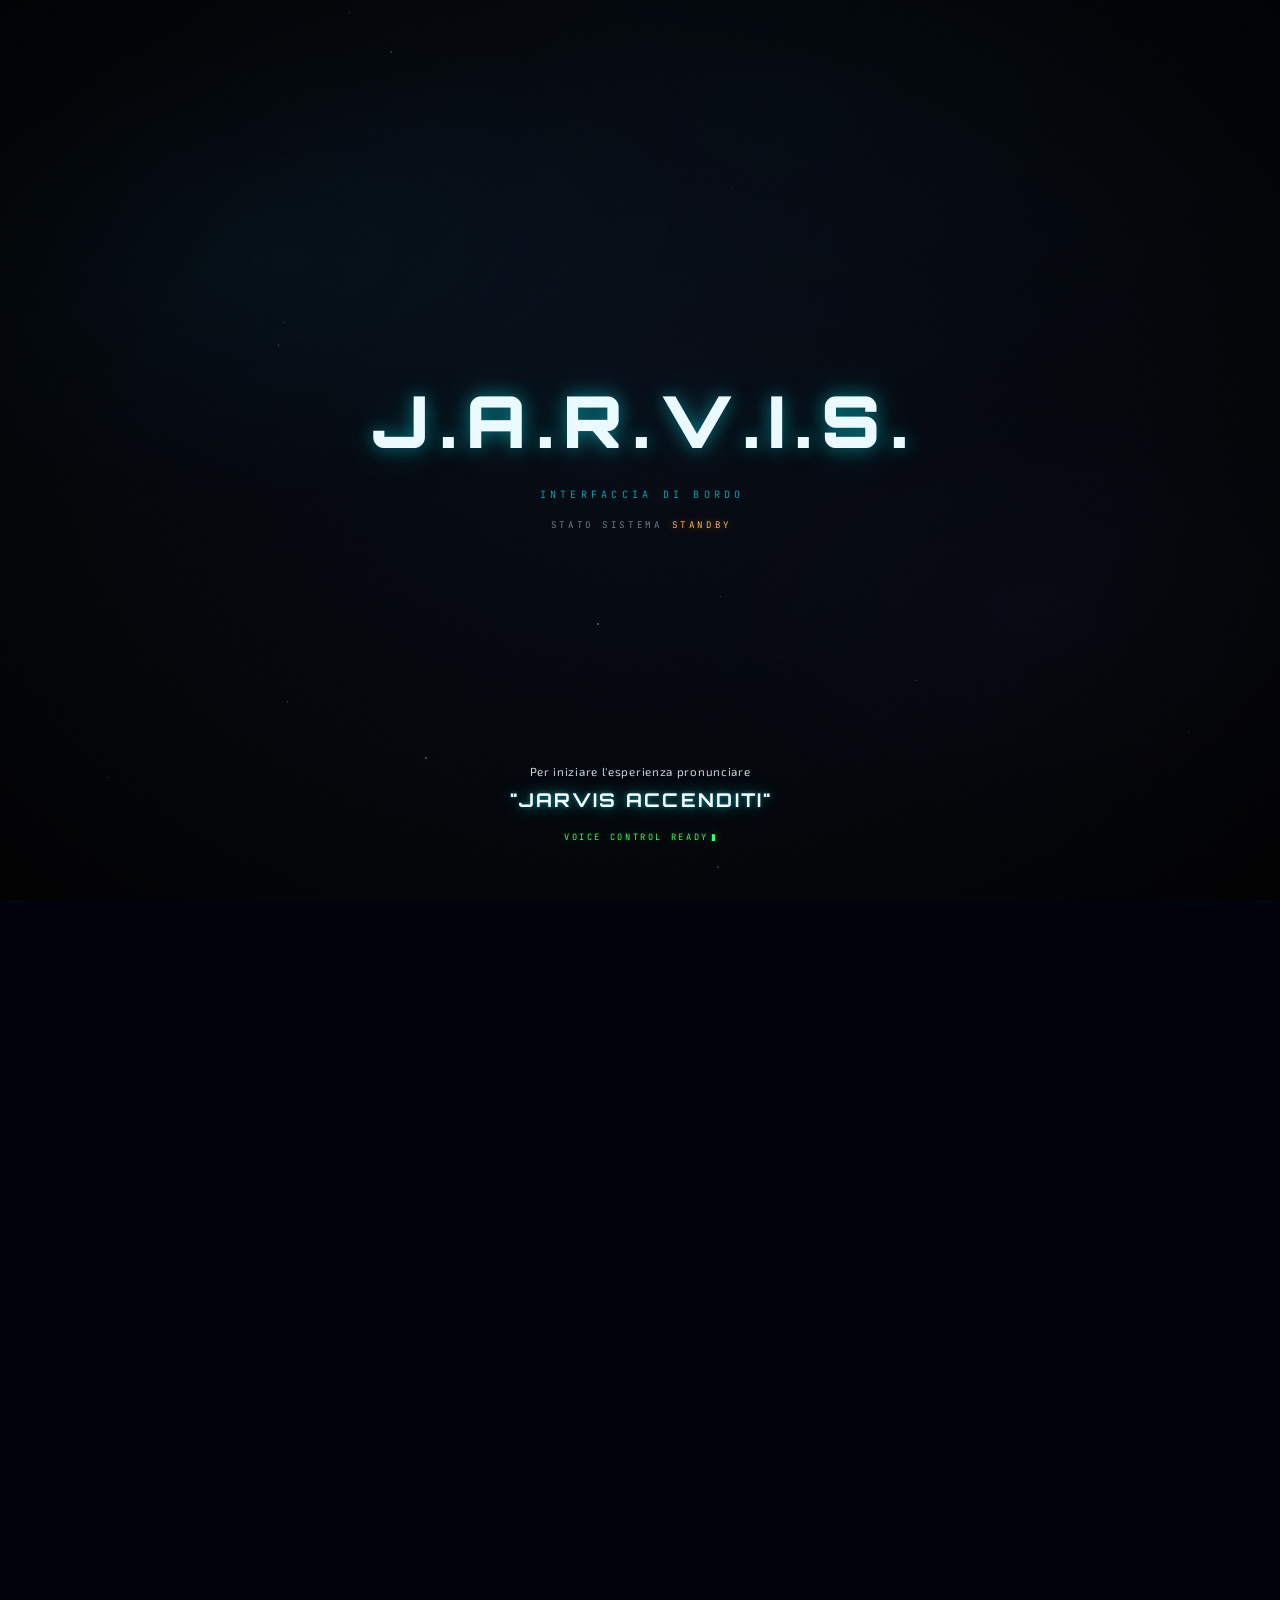
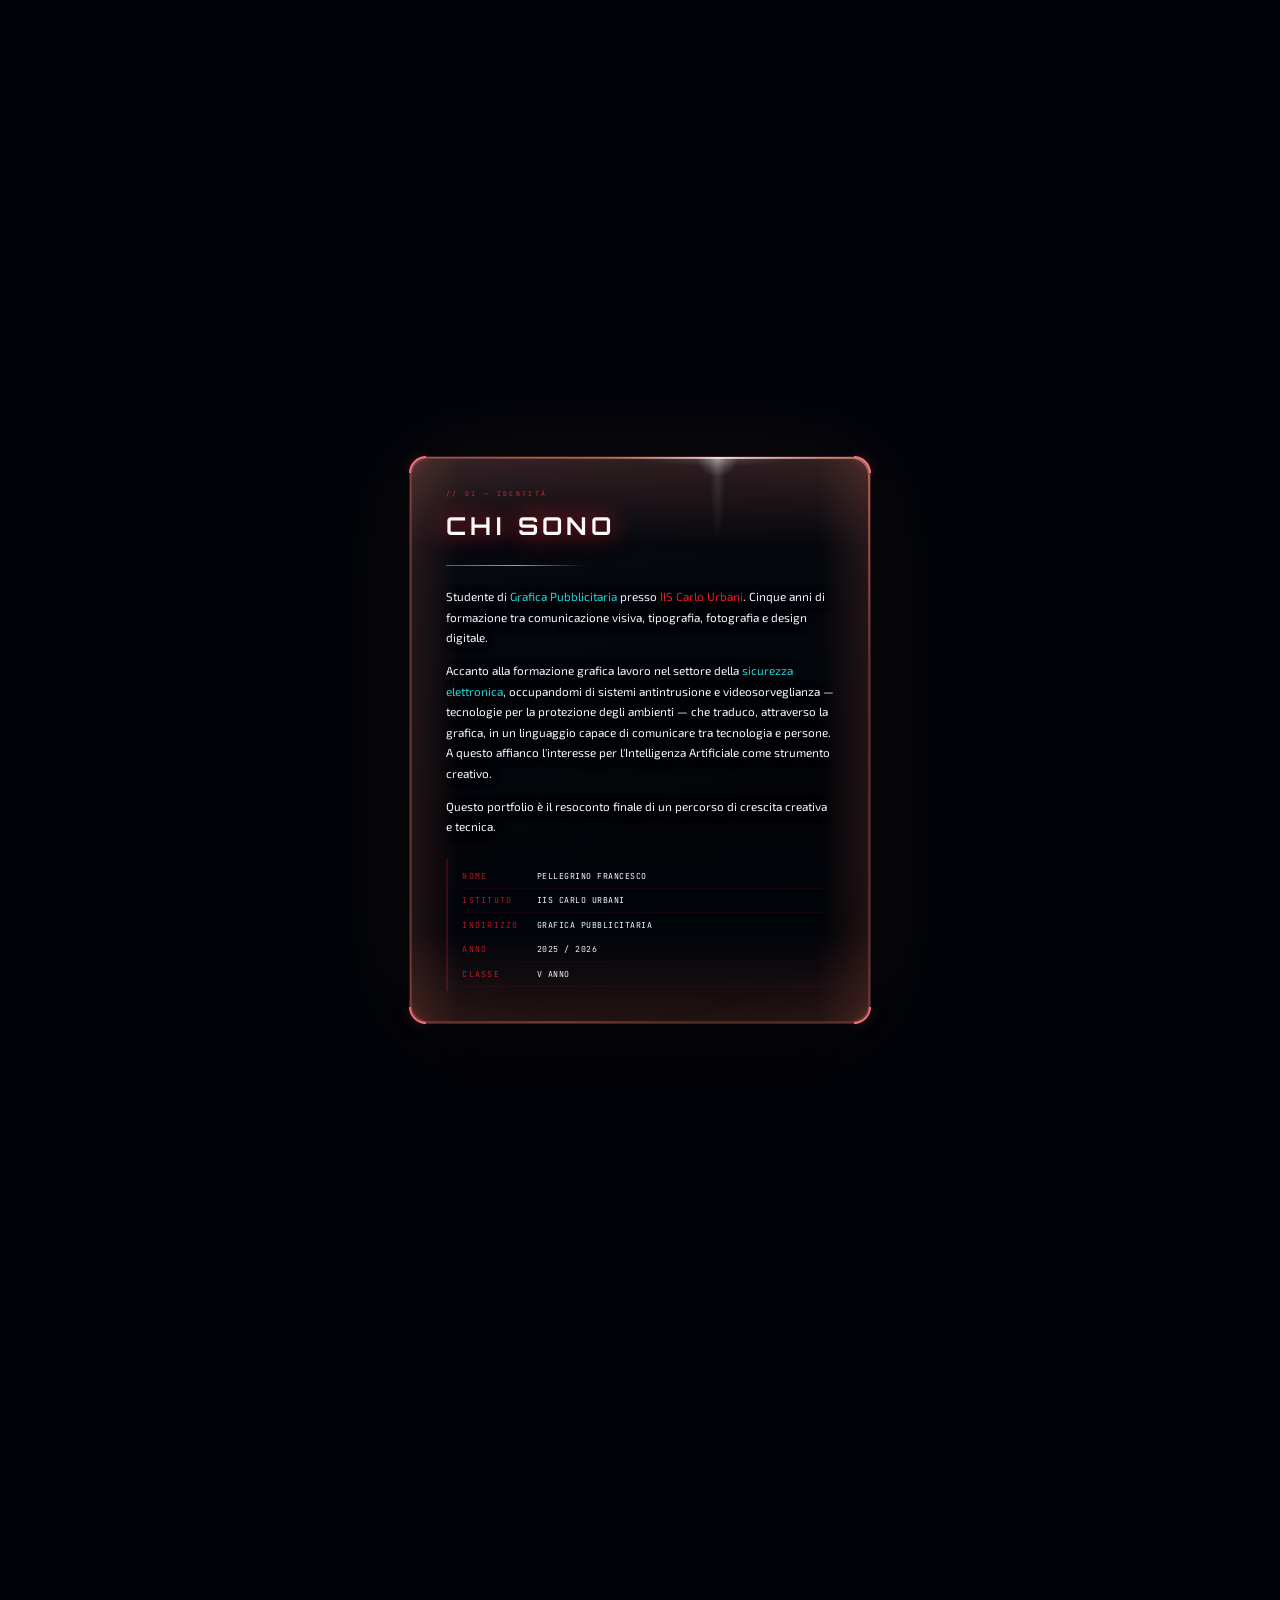
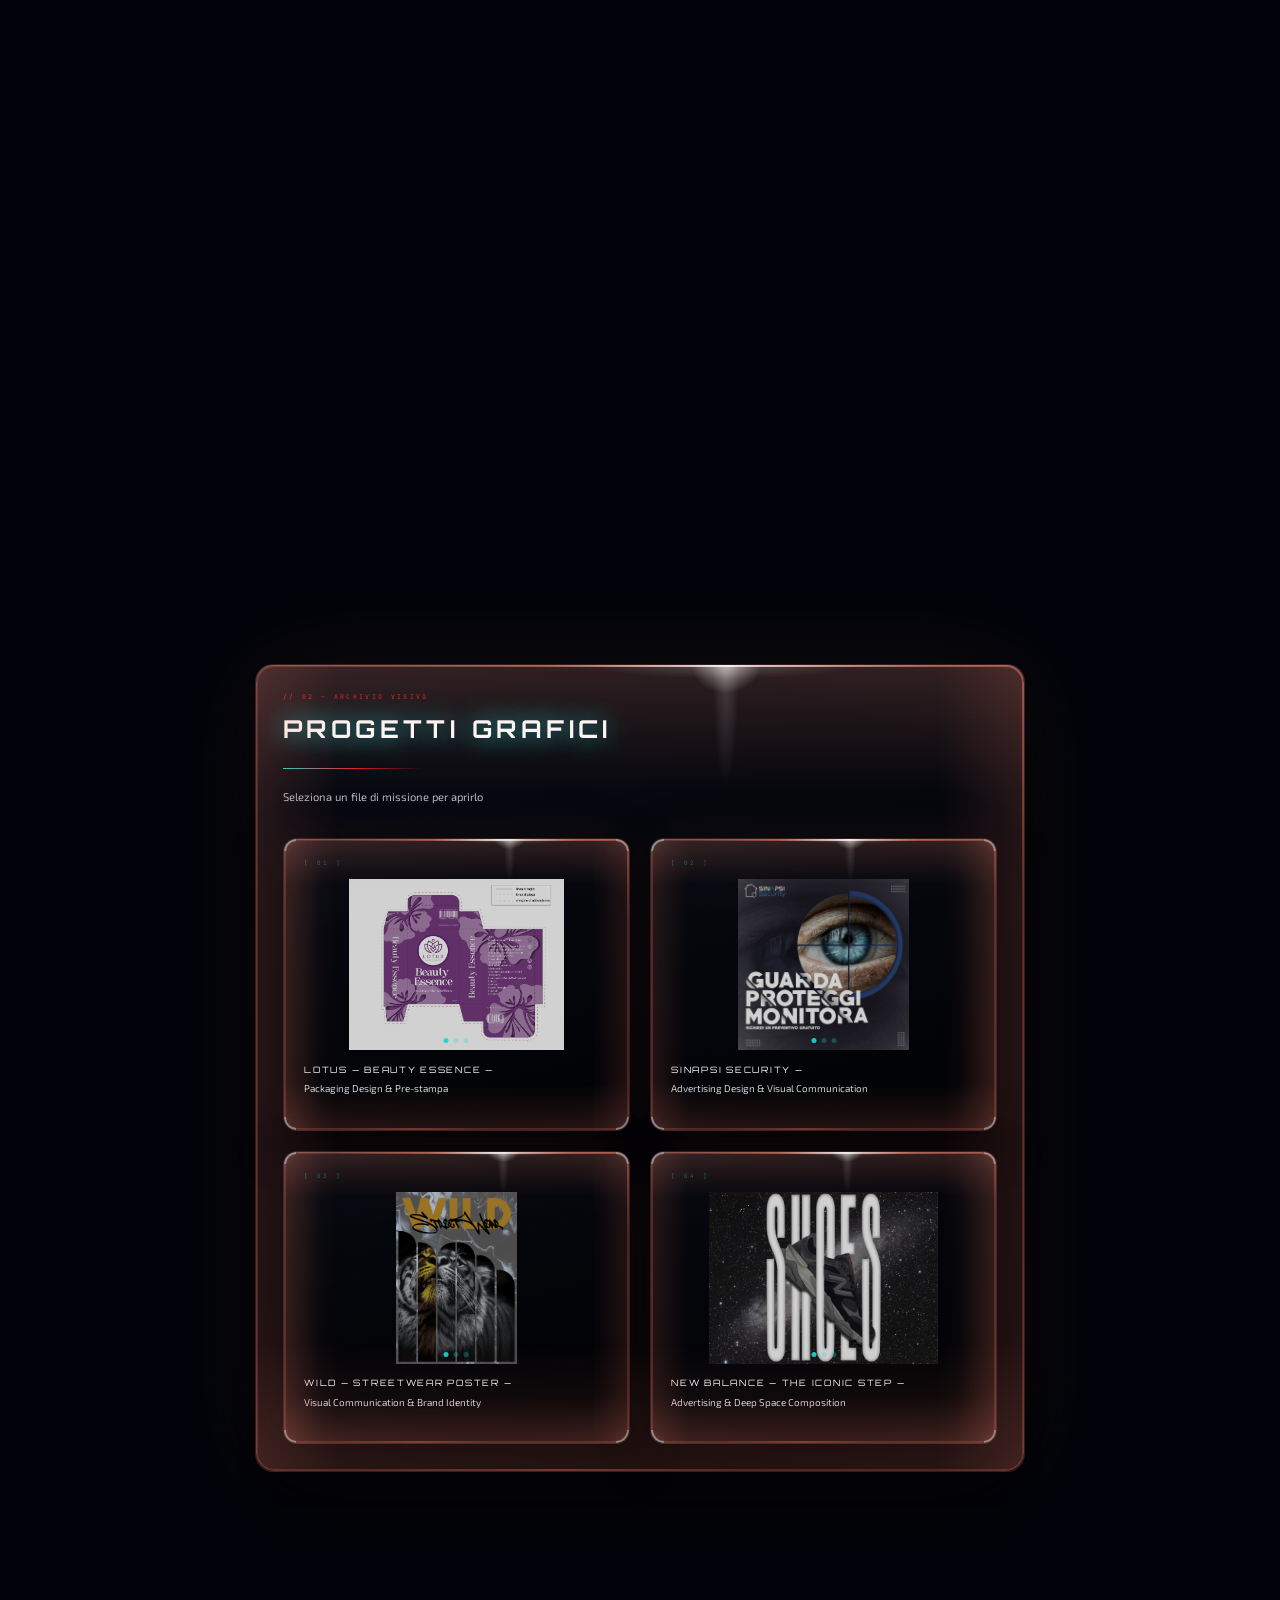
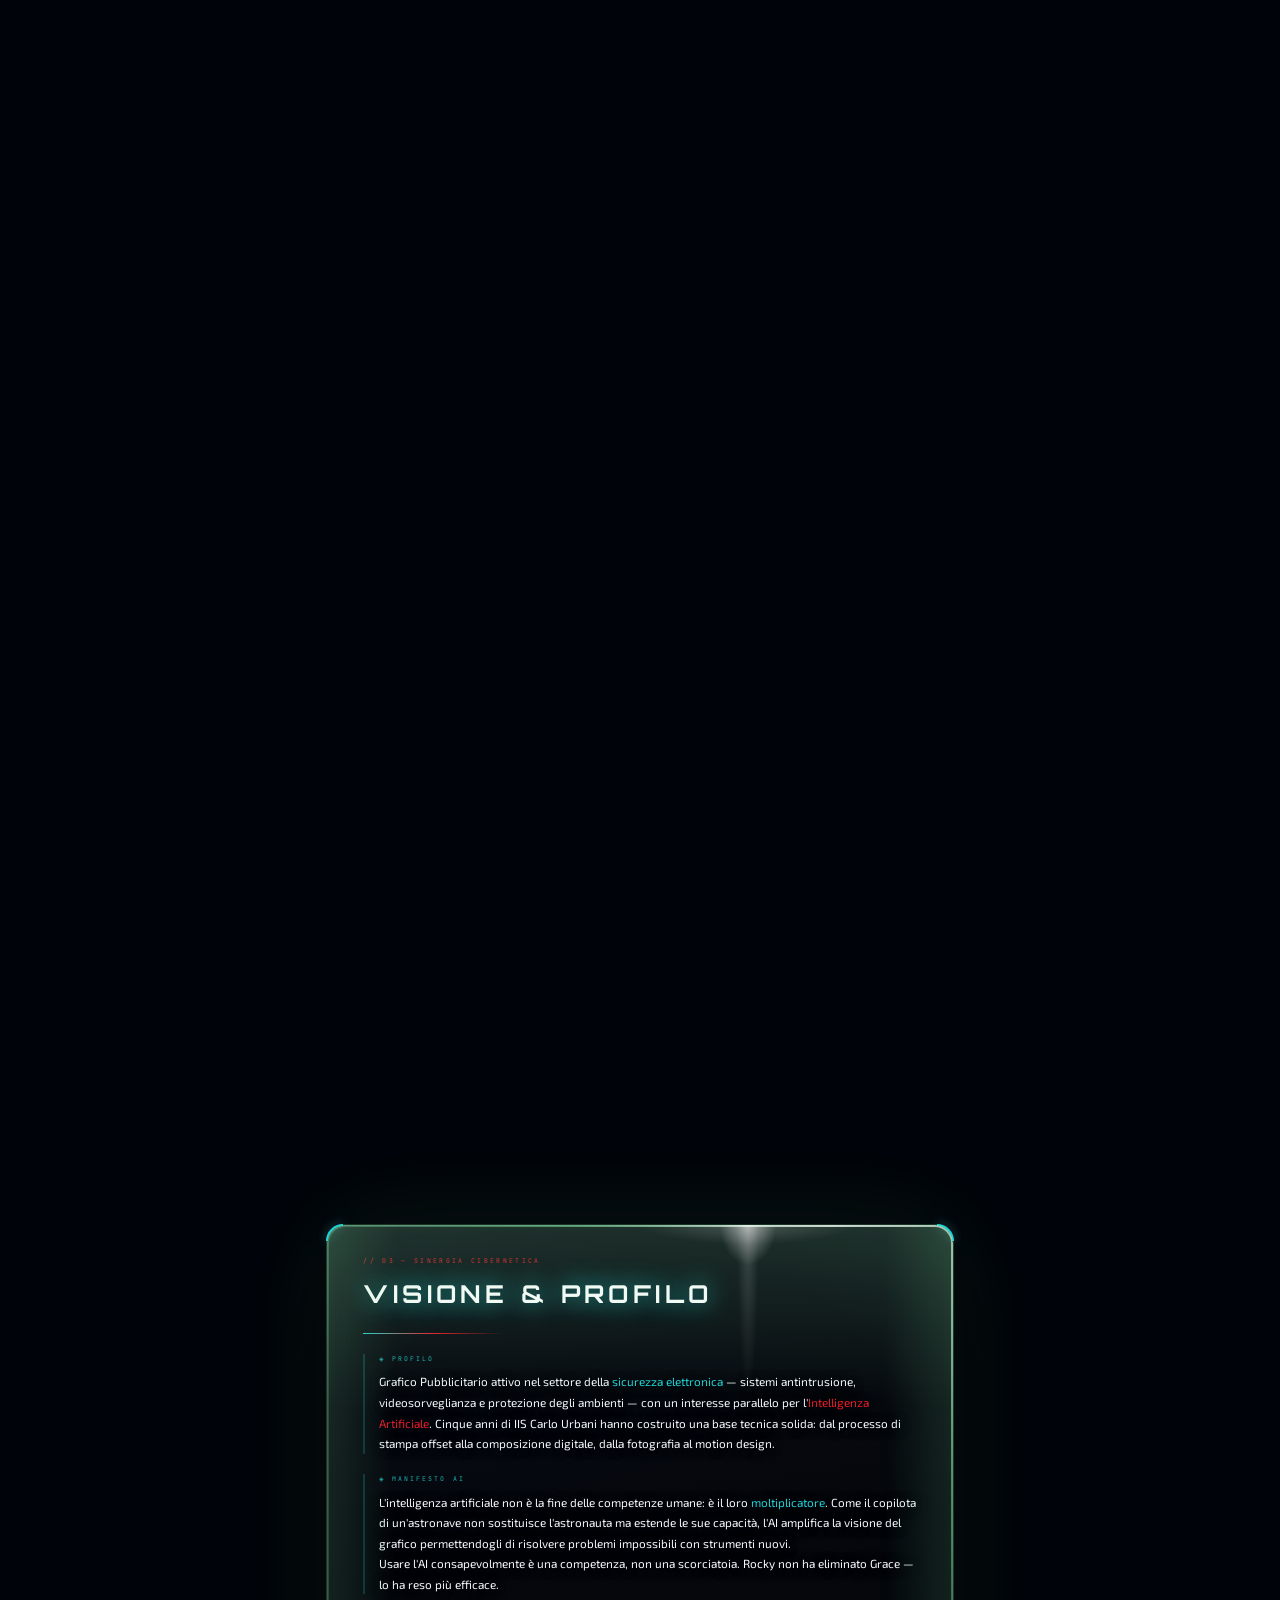
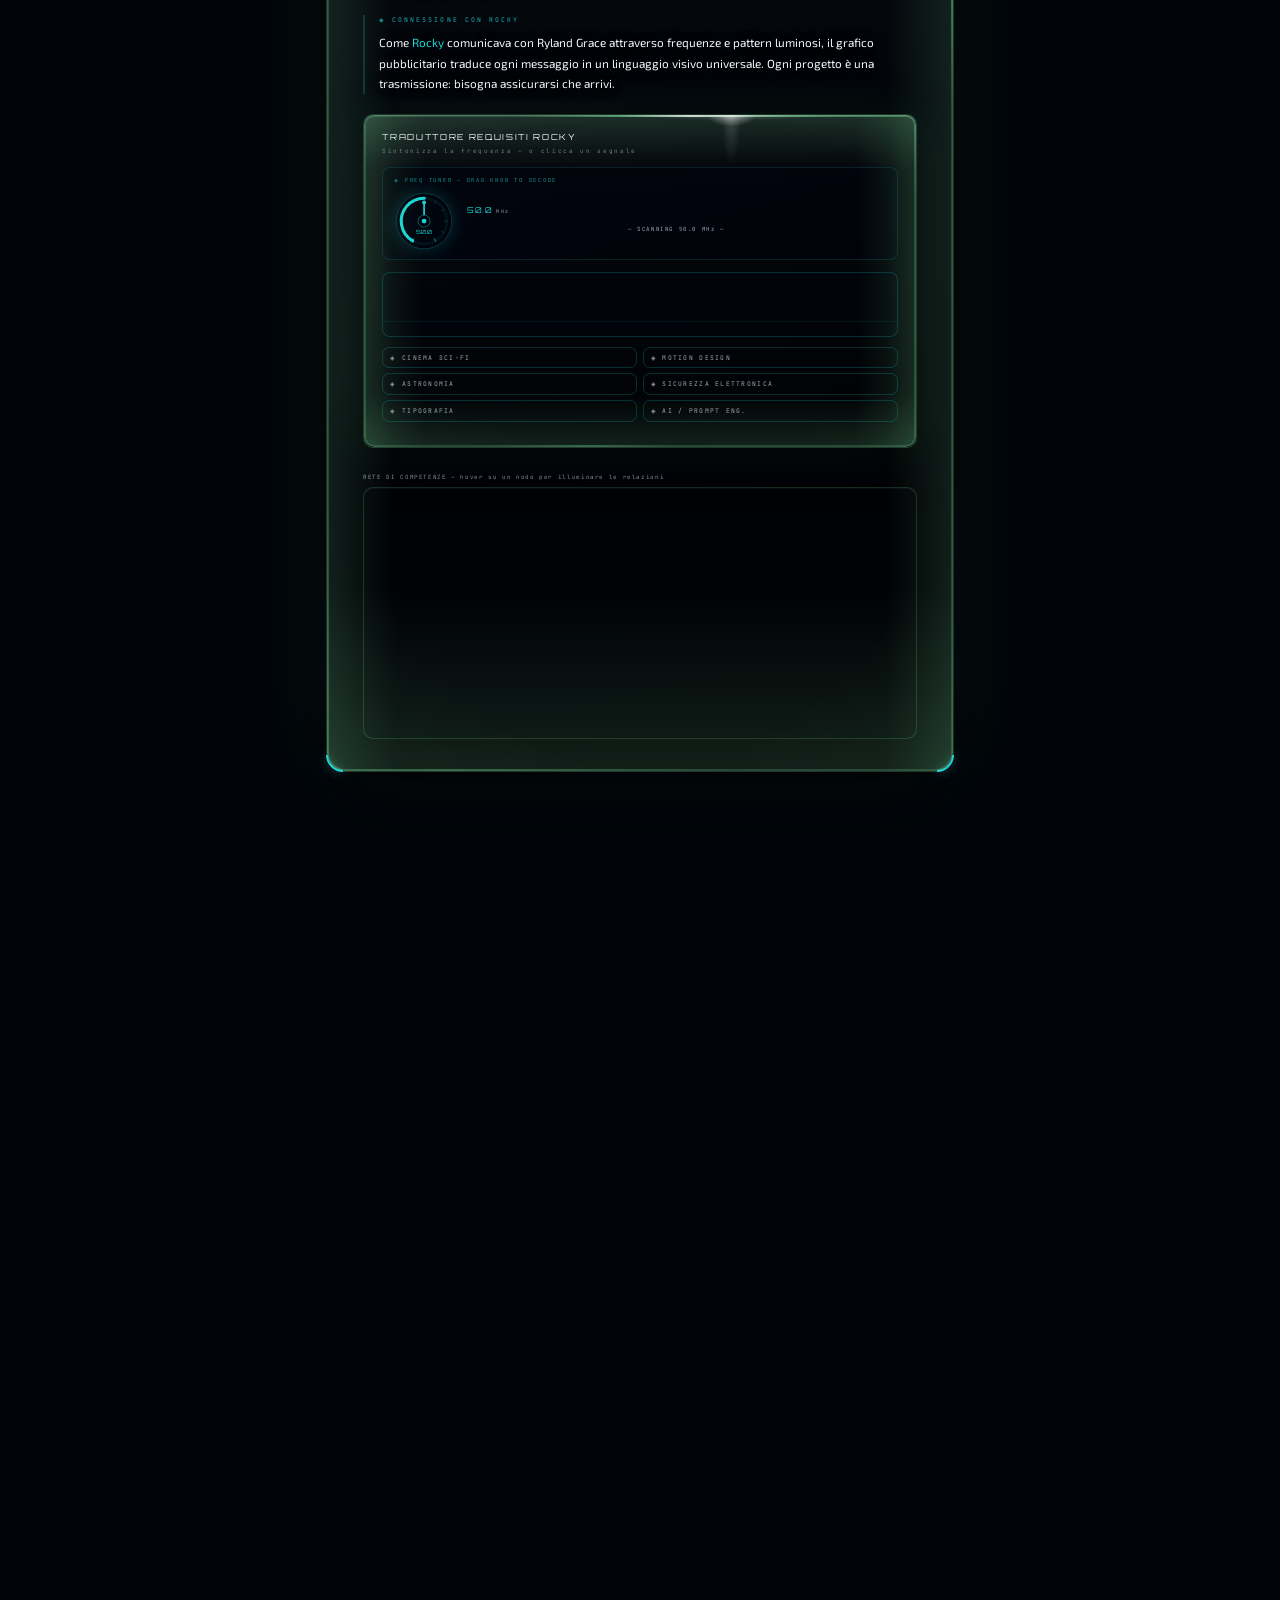
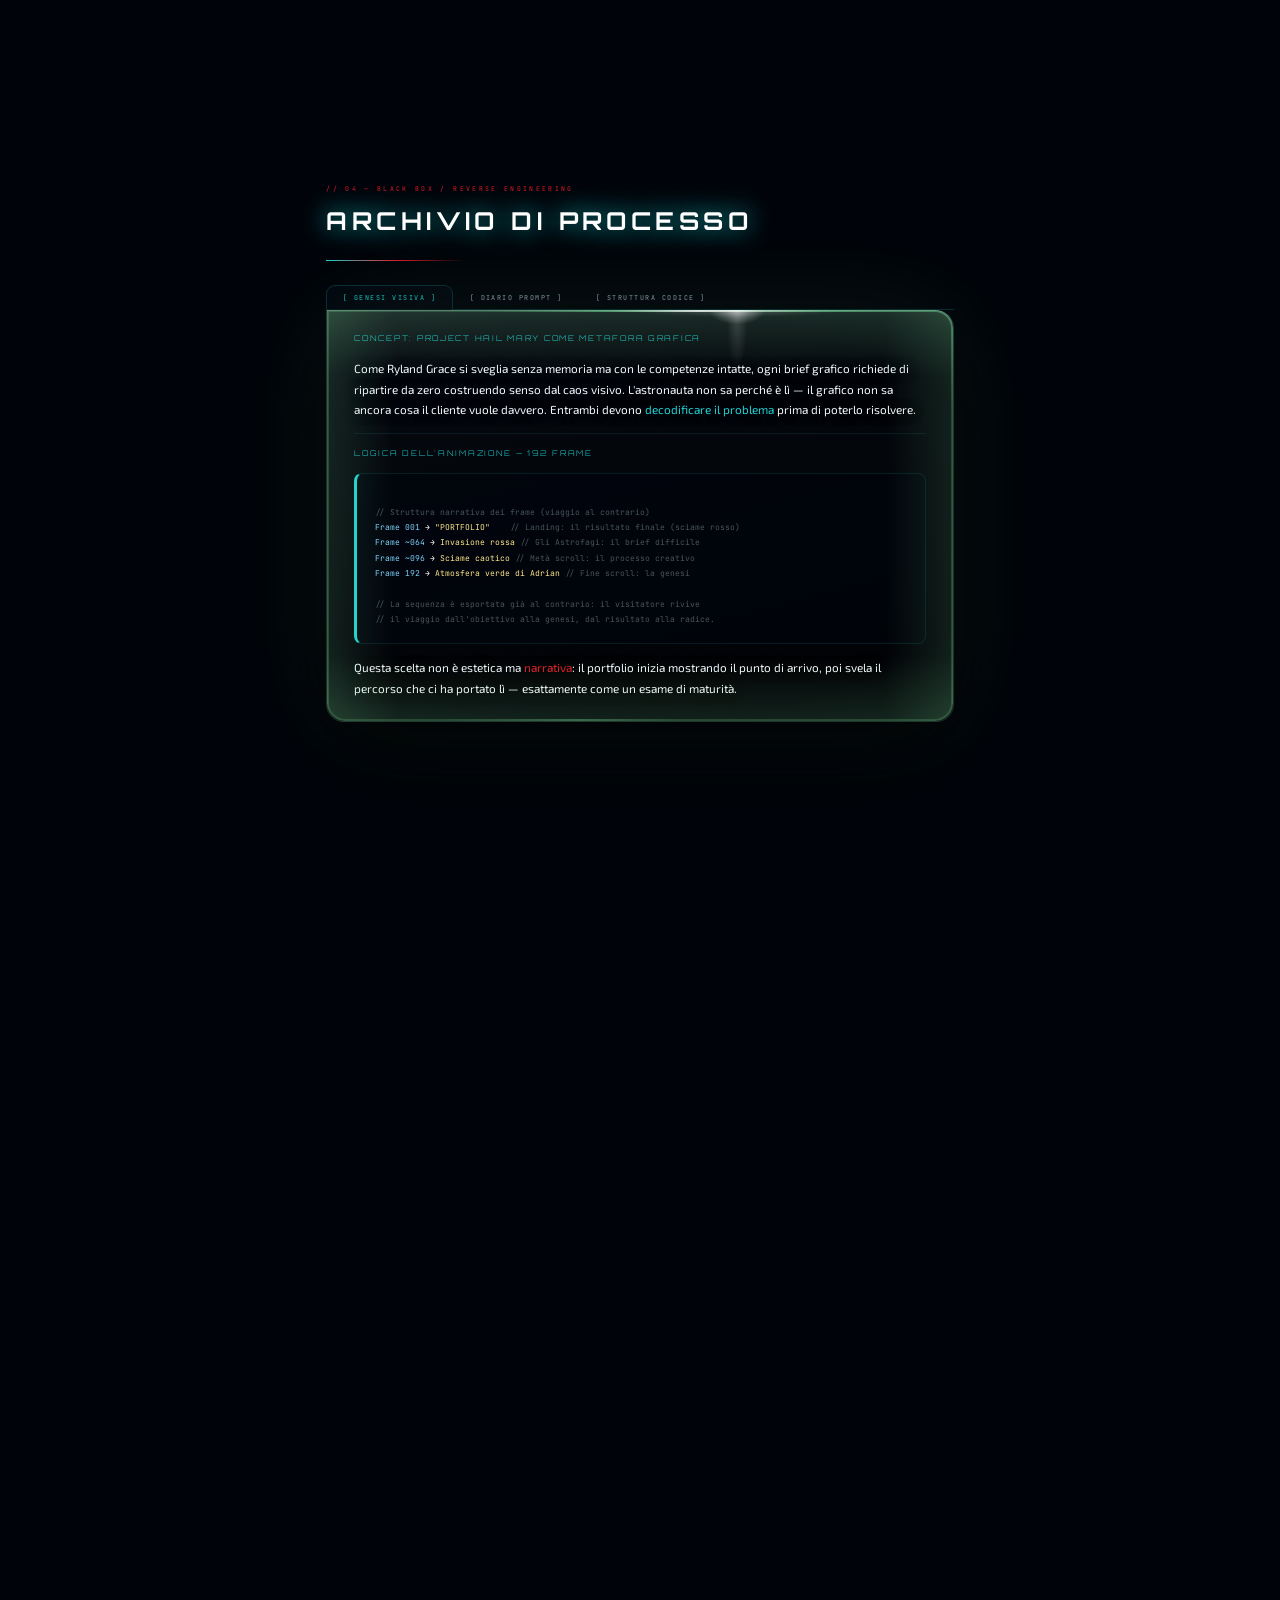
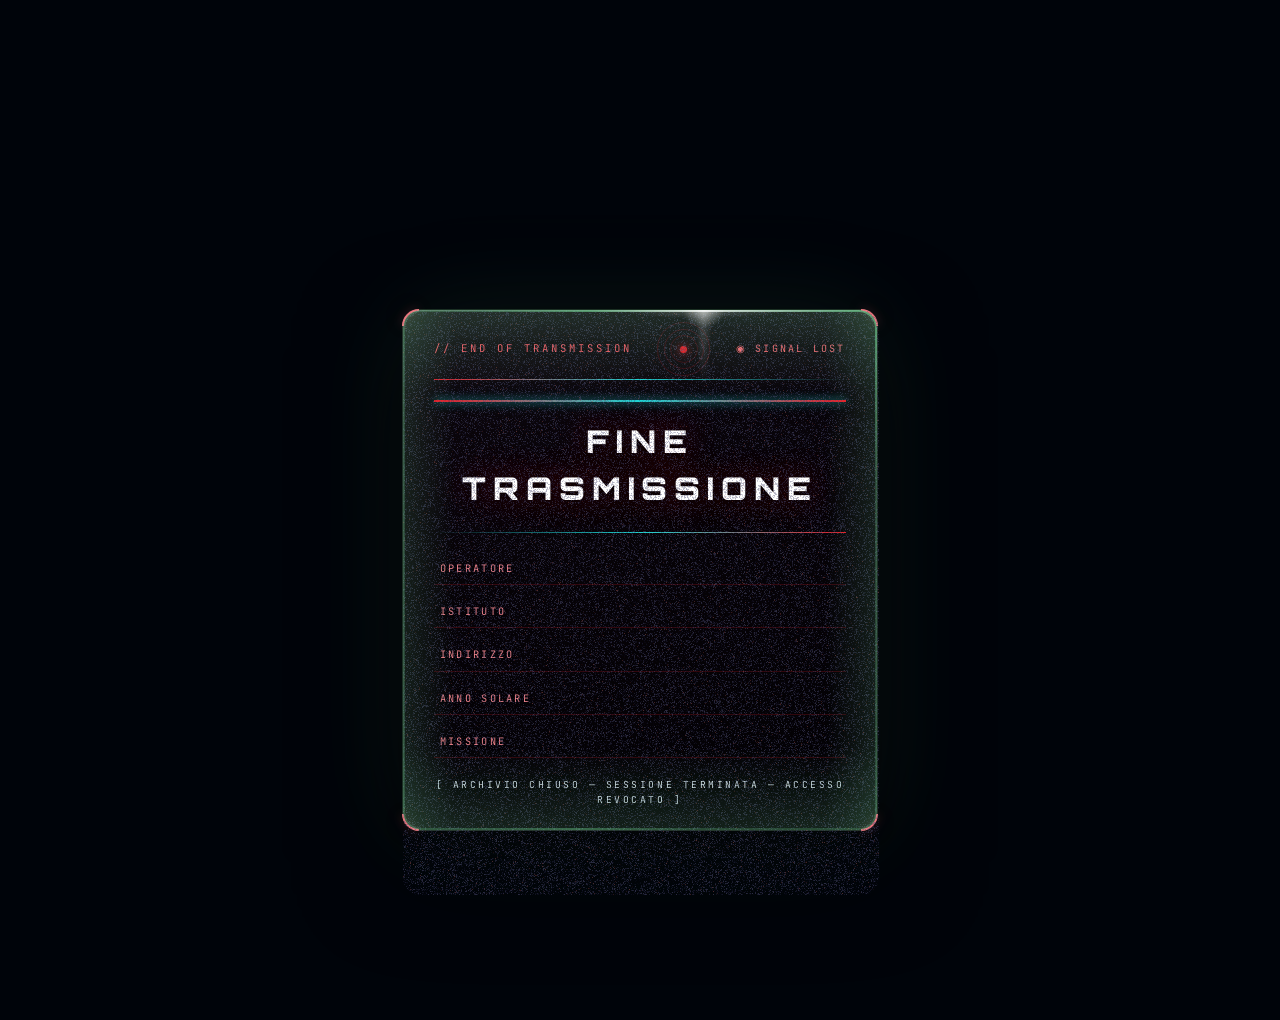
<file: index.html>
<!DOCTYPE html>
<html lang="it">
<head>
  <meta charset="UTF-8" />
  <meta name="viewport" content="width=device-width, initial-scale=1.0, maximum-scale=1.0, user-scalable=no" />
  <title>PELLEGRINO FRANCESCO — Portfolio di Maturità</title>
  <link rel="preload" as="image" href="./frames/frame_000.jpg" />
  <link rel="preconnect" href="https://fonts.googleapis.com" />
  <link rel="preconnect" href="https://fonts.gstatic.com" crossorigin />
  <link href="https://fonts.googleapis.com/css2?family=Exo+2:ital,wght@0,300;0,400;0,500&family=JetBrains+Mono:wght@400;500&family=Orbitron:wght@400;700;900&display=swap" rel="stylesheet" />
  <link rel="stylesheet" href="style.css" />
  <link rel="stylesheet" href="boot.css" />
</head>
<body>

  <!-- ════ JARVIS CINEMATIC BOOT SEQUENCE V2 — layer di pre-avvio (isolato) ════ -->
  <!-- #jarvis-standby = coperchio nero OPACO sempre presente (no portfolio flash);
       .jsb-stage = contenuto JARVIS che fa fade-in sul nero dopo il loader -->
  <div id="jarvis-standby" role="presentation">
    <div class="jsb-stage">
      <!-- atmosfera: plancia alla deriva (spenta ma viva) -->
      <div class="jsb-nebula"></div>
      <div class="jsb-noise"></div>
      <div class="jsb-particles"></div>
      <div class="jsb-vignette"></div>

      <!-- HUD di accensione -->
      <div class="jsb-grid"></div>
      <div class="jsb-corner jsb-c-tl"></div><div class="jsb-corner jsb-c-tr"></div>
      <div class="jsb-corner jsb-c-bl"></div><div class="jsb-corner jsb-c-br"></div>
      <div class="jsb-scan"></div>
      <div class="jsb-pulse"></div>

      <!-- blocco centrale -->
      <div class="jsb-core">
        <div class="jsb-title">J.A.R.V.I.S.</div>
        <div class="jsb-subtitle">INTERFACCIA DI BORDO</div>
        <div class="jsb-status-block">
          <span class="jsb-status-key">STATO SISTEMA</span>
          <span class="jsb-status-val" id="jsb-status">STANDBY</span>
        </div>
      </div>

      <!-- boot HUD: coordinate + indicatori di sistema (comparsa progressiva) -->
      <div class="jsb-boothud" aria-hidden="true">
        <div class="jsb-bh-line" style="--i:0"><span class="jsb-bh-k">COORDINATES</span><span class="jsb-bh-v">41.8°N · 12.5°E</span></div>
        <div class="jsb-bh-line" style="--i:1"><span class="jsb-bh-k">SECTOR</span><span class="jsb-bh-v">ADRIAN — TAU CETI</span></div>
        <div class="jsb-bh-line" style="--i:2"><span class="jsb-bh-k">REACTOR</span><span class="jsb-bh-v jsb-ok">ONLINE</span></div>
        <div class="jsb-bh-line" style="--i:3"><span class="jsb-bh-k">SIGNAL</span><span class="jsb-bh-v jsb-ok">LOCKED</span></div>
        <div class="jsb-bh-line" style="--i:4"><span class="jsb-bh-k">NAVIGATION</span><span class="jsb-bh-v jsb-ok">SYNC</span></div>
        <div class="jsb-bh-line" style="--i:5"><span class="jsb-bh-k">VOICE CONTROL</span><span class="jsb-bh-v jsb-ok">ACTIVE</span></div>
      </div>

      <!-- guida standby -->
      <div class="jsb-bottom">
        <div class="jsb-prompt">Per iniziare l'esperienza pronunciare</div>
        <div class="jsb-command">"JARVIS ACCENDITI"</div>
        <div class="jsb-ready">VOICE CONTROL READY<span class="jsb-cursor">▮</span></div>
      </div>

      <!-- messaggio pre-launch -->
      <div class="jsb-prelaunch" aria-hidden="true">
        <div class="jsb-pl-line" style="--i:0">SYSTEMS ONLINE</div>
        <div class="jsb-pl-line" style="--i:1">VOICE CONTROL ACTIVE</div>
        <div class="jsb-pl-line" style="--i:2">MISSION STATUS READY</div>
        <div class="jsb-pl-line jsb-pl-welcome" style="--i:3">WELCOME ABOARD</div>
      </div>
    </div>
  </div>

  <!-- ════ CURSORE ASTRONAVE ════ -->
  <div id="cursor">
    <svg class="cursor-ship" xmlns="http://www.w3.org/2000/svg" viewBox="0 0 20 24" width="28" height="34">
      <polygon class="ship-hull"   points="10,0 15,16 10,13 5,16"  fill="#00f2fe"/>
      <polygon class="ship-wing-l" points="9,8 0,20 6,14"          fill="#007ba8" opacity="0.90"/>
      <polygon class="ship-wing-r" points="11,8 20,20 14,14"       fill="#007ba8" opacity="0.90"/>
      <ellipse cx="10" cy="17" rx="3" ry="1.5" fill="rgba(0,180,210,0.35)"/>
      <ellipse class="ship-engine" cx="10" cy="18.5" rx="2.2" ry="1.5" fill="rgba(255,130,0,0.85)"/>
      <ellipse class="ship-cockpit" cx="10" cy="5.5" rx="2.5" ry="3" fill="rgba(150,230,255,0.50)"/>
      <ellipse cx="9.3" cy="4.5" rx="0.7" ry="1.1" fill="rgba(255,255,255,0.35)"/>
    </svg>
    <div class="cursor-thrust"></div>
  </div>

  <!-- ════ MISSION STATUS — telemetria pura, nessuna azione ════ -->
  <div id="exam-btn" role="status" aria-live="off">
    <span id="exam-icon">◉</span>
    <span id="exam-label">MISSION STATUS — ONLINE</span>
  </div>

  <!-- ════ JARVIS SETTINGS — GRAPHICS PROFILE ════ -->
  <div id="gfx-settings">
    <button id="gfx-toggle" aria-haspopup="true" aria-expanded="false" aria-controls="gfx-panel">
      <span class="gfx-gear">⚙</span> GFX
    </button>
    <div id="gfx-panel" role="group" aria-label="JARVIS SETTINGS — GRAPHICS PROFILE">
      <div class="gfx-header">◈ JARVIS SETTINGS</div>
      <div class="gfx-sub">GRAPHICS PROFILE</div>
      <div class="gfx-options">
        <button class="gfx-opt" data-gfx-opt="ultra"  role="menuitemradio" aria-checked="false">ULTRA<span class="gfx-note">desktop · qualità max</span></button>
        <button class="gfx-opt" data-gfx-opt="laptop" role="menuitemradio" aria-checked="false">LAPTOP<span class="gfx-note">presentazione · GPU leggera</span></button>
      </div>
      <div class="gfx-footer"><span id="gfx-active-label">ACTIVE: —</span></div>
    </div>
  </div>


  <!-- ════ LOADER — VisionOS cinematic startup ════ -->
  <div id="loader">
    <div class="ld-env">
      <div class="ld-glow ld-glow-core"></div>
      <div class="ld-glow ld-glow-floor"></div>
    </div>
    <div class="ld-body">
      <div class="ld-corner ld-tl"></div><div class="ld-corner ld-tr"></div>
      <div class="ld-corner ld-bl"></div><div class="ld-corner ld-br"></div>
      <div class="ld-logo">
        <div class="ld-logo-main">HM <span class="ld-logo-sep">://</span> SYS</div>
        <div class="ld-logo-sub">PORTFOLIO ACCESS NODE — v3.0.0</div>
      </div>
      <div class="ld-divider"></div>
      <div id="ld-message" class="ld-message">INITIALIZING SYSTEM...</div>
      <div class="ld-bar-wrapper">
        <div class="ld-bar-labels"><span>LOADING SEQUENCE</span><span id="ld-pct">0%</span></div>
        <div class="ld-track"><div id="ld-bar"></div><div class="ld-track-glow"></div></div>
        <div class="ld-segments"><span></span><span></span><span></span><span></span><span></span><span></span><span></span><span></span><span></span><span></span></div>
      </div>
      <div class="ld-metrics">
        <div class="ld-metric"><span class="ld-m-key">NODE</span><span class="ld-m-val">CARLO_URBANI_01</span></div>
        <div class="ld-metric"><span class="ld-m-key">USER</span><span class="ld-m-val">PELLEGRINO_F</span></div>
        <div class="ld-metric"><span class="ld-m-key">CLEARANCE</span><span class="ld-m-val ld-m-green">ALPHA ▮</span></div>
        <div class="ld-metric"><span class="ld-m-key">YEAR</span><span class="ld-m-val">2025 / 2026</span></div>
      </div>
    </div>
  </div>

  <!-- ════ CANVAS ════ -->
  <canvas id="bg-canvas"></canvas>
  <canvas id="starfield-canvas"></canvas>
  <canvas id="particle-canvas"></canvas>


  <!-- ════ VOICE COMMANDS REFERENCE PANEL ════ -->
  <div id="voice-commands-panel">
    <div class="vcp-header">◈ VOICE CTRL — COMMAND REFERENCE</div>
    <div class="vcp-list">
      <div class="vcp-section">COMANDI ESSENZIALI</div>
      <div class="vcp-cmd"><span class="vcp-key">JARVIS ACCENDITI</span><span class="vcp-arrow">→</span>Avvia il sistema</div>
      <div class="vcp-cmd"><span class="vcp-key">JARVIS PROCEDI</span><span class="vcp-arrow">→</span>Sezione successiva</div>
      <div class="vcp-cmd"><span class="vcp-key">JARVIS INDIETRO</span><span class="vcp-arrow">→</span>Sezione precedente</div>
      <div class="vcp-section">COMANDI AVANZATI</div>
      <div class="vcp-cmd"><span class="vcp-key">JARVIS PRESENTATI</span><span class="vcp-arrow">→</span>Avatar olografico</div>
      <div class="vcp-cmd"><span class="vcp-key">JARVIS CHI È ROCKY?</span><span class="vcp-arrow">→</span>Traduzione eridiana</div>
      <div class="vcp-cmd"><span class="vcp-key">JARVIS MOSTRA PROGETTI</span><span class="vcp-arrow">→</span>Naviga ai layout</div>
      <div class="vcp-cmd"><span class="vcp-key">JARVIS APRI PROGETTO [1-4]</span><span class="vcp-arrow">→</span>Apre il mission file</div>
      <div class="vcp-cmd"><span class="vcp-key">JARVIS MOSTRA VISIONE</span><span class="vcp-arrow">→</span>Naviga a concept</div>
      <div class="vcp-cmd"><span class="vcp-key">JARVIS MOSTRA STRUTTURA</span><span class="vcp-arrow">→</span>Naviga a codici</div>
      <div class="vcp-cmd"><span class="vcp-key">JARVIS CHIUDI</span><span class="vcp-arrow">→</span>Ripristina interfaccia</div>
      <div class="vcp-cmd vcp-danger"><span class="vcp-key">JARVIS AUTODISTRUZIONE</span><span class="vcp-arrow">→</span>Fine trasmissione</div>
    </div>
    <div class="vcp-footer">prefisso "JARVIS …" sempre richiesto</div>
  </div>

  <!-- ════ MELTDOWN WARNING (Phase 1) ════ -->
  <div id="hud-meltdown-warning">[!] WARNING: CORE MELTDOWN IMMINENT — EVACUATE SYSTEM</div>

  <!-- ════ AUTODESTRUCTION OVERLAYS ════ -->
  <div id="autodestruct-red"></div>
  <div id="hologram-final">
    <div id="hologram-text">
      <span class="holo-line holo-main">MISSION COMPLETED</span>
      <span class="holo-line holo-name">PELLEGRINO FRANCESCO</span>
      <span class="holo-line holo-sub">ESAME DI STATO 2026</span>
      <span class="holo-line holo-end">FINE TRASMISSIONE</span>
    </div>
  </div>

  <!-- ════ DECRYPT SEQUENCE — apertura progetti ════ -->
  <div id="decrypt-overlay" aria-hidden="true">
    <div class="dcy-box">
      <div class="dcy-corner dcy-tl"></div><div class="dcy-corner dcy-tr"></div>
      <div class="dcy-corner dcy-bl"></div><div class="dcy-corner dcy-br"></div>
      <div class="dcy-line" id="dcy-l1">▸ DECRYPTING FILE<span class="dcy-cursor">▮</span></div>
      <div class="dcy-line" id="dcy-l2">▸ VERIFYING ACCESS<span class="dcy-cursor">▮</span></div>
      <div class="dcy-line dcy-granted" id="dcy-l3">◉ ACCESS GRANTED</div>
      <div class="dcy-track"><div class="dcy-bar" id="dcy-bar"></div></div>
    </div>
  </div>

  <!-- ════ JARVIS — AVATAR OLOGRAFICO ════ -->
  <div id="jarvis-avatar" aria-hidden="true">
    <div class="jv-stage">
      <canvas id="jv-holo"></canvas>
      <div class="jv-caption">J.A.R.V.I.S</div>
      <div class="jv-sub">INTERFACCIA VIRTUALE DI BORDO — CREW MEMBER 02</div>
      <div class="jv-base"></div>
    </div>
  </div>

  <!-- ════ ROCKY — TRADUZIONE LINGUAGGIO ERIDIANO ════ -->
  <div id="rocky-overlay" aria-hidden="true">
    <div class="rk-box">
      <div class="rk-header">◈ ERIDIAN LANGUAGE TRANSLATION — 40 ERIDANI A</div>
      <canvas id="rk-wave"></canvas>
      <div class="rk-lines">
        <div class="rk-line"><span class="rk-erid">♩♪♫ ♪♩ ♫♪♩</span><span class="rk-arrow">→</span><span class="rk-it" data-text="ROCKY — INGEGNERE ERIDIANO, NAVE BLIP-A"></span></div>
        <div class="rk-line"><span class="rk-erid">♫♩ ♪♫♪ ♩♩</span><span class="rk-arrow">→</span><span class="rk-it" data-text="IL MIGLIOR COMPAGNO DI MISSIONE DELL'UNIVERSO"></span></div>
        <div class="rk-line"><span class="rk-erid">♪♪♫ !</span><span class="rk-arrow">→</span><span class="rk-it" data-text="«AMAZE, AMAZE, AMAZE!»"></span></div>
      </div>
      <div class="rk-footer">PROJECT HAIL MARY — TRIBUTE PROTOCOL // SALE AGLI OCCHI, DOMANDA</div>
    </div>
  </div>

  <!-- ════ OVERLAYS ════ -->
  <div class="overlay-scanlines"></div>
  <div class="overlay-vignette"></div>
  <div class="overlay-chroma"></div>

  <!-- ════ EARTH ANCHOR LOCK — anti-watermark cover ════ -->
  <div id="earth-cover">
    <div id="earth-sphere"></div>
    <svg id="hud-ring" xmlns="http://www.w3.org/2000/svg" viewBox="0 0 220 220"></svg>
    <svg id="ship-svg" xmlns="http://www.w3.org/2000/svg" viewBox="0 0 20 20" width="20" height="20">
      <path d="M10,2 L14,13 L10,11 L6,13 Z" fill="#00f2fe"/>
      <path d="M9,8 L2,17 L7,12 Z" fill="#0099cc" opacity="0.78"/>
      <path d="M11,8 L18,17 L13,12 Z" fill="#0099cc" opacity="0.78"/>
      <ellipse cx="10" cy="14" rx="2.5" ry="1.5" fill="rgba(255,150,0,0.70)"/>
      <circle cx="10" cy="5" r="1.5" fill="rgba(180,240,255,0.45)"/>
    </svg>
  </div>

  <!-- ════ VIEWPORT HUD PERIMETER FRAME (cockpit oblò) ════ -->
  <div id="vp-frame">
    <div class="vp-corner vp-tl"></div>
    <div class="vp-corner vp-tr"></div>
    <div class="vp-corner vp-bl"></div>
    <div class="vp-corner vp-br"></div>
  </div>

  <!-- ════ LIVE TELEMETRY — computer di bordo ════ -->
  <aside id="telemetry-panel" aria-hidden="true">
    <div class="tlm-header">◈ LIVE TELEMETRY</div>
    <div class="tlm-row"><span class="tlm-key">SIGNAL STRENGTH</span><span class="tlm-val" data-tlm="signal">98.2%</span><div class="tlm-bar"><div class="tlm-fill" data-fill="signal"></div></div></div>
    <div class="tlm-row"><span class="tlm-key">VOICE LINK</span><span class="tlm-val" data-tlm="voice">STANDBY</span></div>
    <div class="tlm-row"><span class="tlm-key">MISSION STATUS</span><span class="tlm-val" data-tlm="mission">PHASE 01</span></div>
    <div class="tlm-row"><span class="tlm-key">REACTOR STATUS</span><span class="tlm-val" data-tlm="reactor">94.1%</span><div class="tlm-bar"><div class="tlm-fill" data-fill="reactor"></div></div></div>
    <div class="tlm-row"><span class="tlm-key">COMMUNICATION</span><span class="tlm-val" data-tlm="comms">1.24 Mb/s</span></div>
    <div class="tlm-row"><span class="tlm-key">NAVIGATION</span><span class="tlm-val" data-tlm="nav">HDG 118.4°</span></div>
    <div class="tlm-row"><span class="tlm-key">SYSTEM HEALTH</span><span class="tlm-val tlm-ok" data-tlm="health">NOMINAL</span></div>
  </aside>

  <!-- ════ HUD BARS ════ -->
  <div class="hud-topbar">
    <span>HM://PORTFOLIO_v3.0</span>
    <span id="hud-time">00:00:00</span>
    <span>STATUS: ONLINE</span>
  </div>
  <div class="hud-bottombar">
    <span>LAT: 41.8°N</span>
    <span>LON: 12.5°E</span>
    <span>ALT: ∞ AU</span>
    <span id="voice-status">JARVIS_SYSTEM: SLEEP_MODE [PRONUNCIA: JARVIS ACCENDITI]</span>
  </div>

  <!-- ════════════════════════════════════
       SEZIONE 1 — INTRO
  ════════════════════════════════════ -->
  <section id="intro" class="section-panel">
    <div class="hud-frame">
      <div class="hud-corner tl"></div><div class="hud-corner tr"></div>
      <div class="hud-corner bl"></div><div class="hud-corner br"></div>
      <div class="mission-label">◈ MISSIONE ALFA — ARCHIVIO PERSONALE ◈</div>
      <h1 id="scramble-name" class="hero-name" aria-label="PELLEGRINO FRANCESCO"></h1>
      <div class="divider-line"></div>
      <p id="scramble-school" class="hero-school" aria-label="IIS CARLO URBANI — GRAFICA PUBBLICITARIA"></p>
      <div class="status-row">
        <span class="status-dot"></span>
        <span class="status-text">SISTEMA OPERATIVO — A.S. 2025/2026</span>
        <span class="status-sep">|</span>
        <span class="status-text">ESAME DI STATO</span>
      </div>
      <nav class="hud-nav">
        <a href="#chi-sono"  class="nav-btn"><span class="nav-num">01</span>CHI SONO</a>
        <a href="#progetti"  class="nav-btn"><span class="nav-num">02</span>PROGETTI</a>
        <a href="#sinergia"  class="nav-btn"><span class="nav-num">03</span>SINERGIA</a>
        <a href="#black-box" class="nav-btn"><span class="nav-num">04</span>BLACK BOX</a>
      </nav>
      <div class="scroll-hint"><span>SCORRI PER INIZIARE LA MISSIONE</span><div class="scroll-arrow">▼</div></div>
    </div>
  </section>

  <!-- ════════════════════════════════════
       SEZIONE 2 — CHI SONO
  ════════════════════════════════════ -->
  <section id="chi-sono" class="section-panel">
    <div class="hud-frame hud-frame--right fade-in-section">
      <div class="hud-corner hud-corner--red tl"></div><div class="hud-corner hud-corner--red tr"></div>
      <div class="hud-corner hud-corner--red bl"></div><div class="hud-corner hud-corner--red br"></div>
      <div class="section-tag">// 01 — IDENTITÀ</div>
      <h2 class="section-title section-title--red">CHI SONO</h2>
      <div class="divider-line divider-line--short divider-line--red"></div>
      <div class="bio-text">
        <p>Studente di <span class="hi-cyan">Grafica Pubblicitaria</span> presso <span class="hi-red">IIS Carlo Urbani</span>. Cinque anni di formazione tra comunicazione visiva, tipografia, fotografia e design digitale.</p>
        <p>Accanto alla formazione grafica lavoro nel settore della <span class="hi-cyan">sicurezza elettronica</span>, occupandomi di sistemi antintrusione e videosorveglianza — tecnologie per la protezione degli ambienti — che traduco, attraverso la grafica, in un linguaggio capace di comunicare tra tecnologia e persone. A questo affianco l'interesse per l'Intelligenza Artificiale come strumento creativo.</p>
        <p>Questo portfolio è il resoconto finale di un percorso di crescita creativa e tecnica.</p>
      </div>
      <div class="data-readout">
        <div class="data-row"><span class="data-label">NOME</span><span class="data-val">PELLEGRINO FRANCESCO</span></div>
        <div class="data-row"><span class="data-label">ISTITUTO</span><span class="data-val">IIS CARLO URBANI</span></div>
        <div class="data-row"><span class="data-label">INDIRIZZO</span><span class="data-val">GRAFICA PUBBLICITARIA</span></div>
        <div class="data-row"><span class="data-label">ANNO</span><span class="data-val">2025 / 2026</span></div>
        <div class="data-row"><span class="data-label">CLASSE</span><span class="data-val">V ANNO</span></div>
      </div>
    </div>
  </section>

  <!-- ════════════════════════════════════
       SEZIONE 3 — PROGETTI GRAFICI
  ════════════════════════════════════ -->
  <section id="progetti" class="section-panel section-panel--projects">
    <div class="projects-wrapper fade-in-section">
      <div class="section-tag">// 02 — ARCHIVIO VISIVO</div>
      <h2 class="section-title">PROGETTI GRAFICI</h2>
      <div class="divider-line divider-line--short"></div>
      <p class="projects-sub">Seleziona un file di missione per aprirlo</p>
      <div id="projects-grid" class="projects-grid"></div>
    </div>
  </section>

  <!-- ════════════════════════════════════
       SEZIONE 4 — SINERGIA CIBERNETICA
  ════════════════════════════════════ -->
  <section id="sinergia" class="section-panel section-panel--sinergia">
    <div class="hud-frame hud-frame--sinergia fade-in-section">
      <div class="hud-corner tl"></div><div class="hud-corner tr"></div>
      <div class="hud-corner bl"></div><div class="hud-corner br"></div>
      <div class="section-tag">// 03 — SINERGIA CIBERNETICA</div>
      <h2 class="section-title">VISIONE &amp; PROFILO</h2>
      <div class="divider-line divider-line--short"></div>

      <div class="sin-blocks">
        <div class="sin-block">
          <div class="sin-block-label">◈ PROFILO</div>
          <p>Grafico Pubblicitario attivo nel settore della <span class="hi-cyan">sicurezza elettronica</span> — sistemi antintrusione, videosorveglianza e protezione degli ambienti — con un interesse parallelo per l'<span class="hi-red">Intelligenza Artificiale</span>. Cinque anni di IIS Carlo Urbani hanno costruito una base tecnica solida: dal processo di stampa offset alla composizione digitale, dalla fotografia al motion design.</p>
        </div>
        <div class="sin-block">
          <div class="sin-block-label">◈ MANIFESTO AI</div>
          <p>L'intelligenza artificiale non è la fine delle competenze umane: è il loro <span class="hi-cyan">moltiplicatore</span>. Come il copilota di un'astronave non sostituisce l'astronauta ma estende le sue capacità, l'AI amplifica la visione del grafico permettendogli di risolvere problemi impossibili con strumenti nuovi.</p>
          <p>Usare l'AI consapevolmente è una competenza, non una scorciatoia. Rocky non ha eliminato Grace — lo ha reso più efficace.</p>
        </div>
        <div class="sin-block">
          <div class="sin-block-label">◈ CONNESSIONE CON ROCKY</div>
          <p>Come <span class="hi-cyan">Rocky</span> comunicava con Ryland Grace attraverso frequenze e pattern luminosi, il grafico pubblicitario traduce ogni messaggio in un linguaggio visivo universale. Ogni progetto è una trasmissione: bisogna assicurarsi che arrivi.</p>
        </div>
      </div>

      <!-- Rocky Translator -->
          <div class="rocky-widget">
            <div class="rocky-widget-header">
              <div class="rocky-widget-title">TRADUTTORE REQUISITI ROCKY</div>
              <div class="rocky-widget-sub">Sintonizza la frequenza — o clicca un segnale</div>
            </div>
            <div class="rocky-tuner">
              <div class="rocky-freq-label">◈ FREQ TUNER — DRAG KNOB TO DECODE</div>
              <div class="rocky-knob-layout">
                <div class="rocky-knob-wrap" id="rocky-knob-wrap" title="Drag to tune">
                  <svg class="rocky-knob-svg" viewBox="0 0 100 100" id="rocky-knob-svg">
                    <circle cx="50" cy="50" r="46" fill="rgba(0,3,12,0.94)" stroke="rgba(29,212,212,0.22)" stroke-width="1.5"/>
                    <circle cx="50" cy="50" r="38" fill="none" stroke="rgba(29,212,212,0.07)" stroke-width="5"/>
                    <path id="knob-active-arc" fill="none" stroke="#1dd4d4" stroke-width="5" stroke-linecap="round"
                      d="M 31 82.9 A 38 38 0 1 1 69 82.9"
                      stroke-dasharray="0 202"/>
                    <g id="knob-ticks" stroke="rgba(29,212,212,0.30)" stroke-width="1.2"></g>
                    <g id="knob-needle-group" transform="rotate(0,50,50)">
                      <line x1="50" y1="50" x2="50" y2="19" stroke="#1dd4d4" stroke-width="2.8" stroke-linecap="round"/>
                      <circle cx="50" cy="19" r="3.2" fill="#1dd4d4"/>
                    </g>
                    <circle cx="50" cy="50" r="10" fill="rgba(0,3,12,0.98)" stroke="rgba(29,212,212,0.45)" stroke-width="1.5"/>
                    <circle cx="50" cy="50" r="4" fill="#1dd4d4"/>
                    <text id="knob-val-text" class="knob-val-text" x="50" y="72">50.0</text>
                  </svg>
                </div>
                <div class="rocky-knob-meta">
                  <div class="rocky-knob-val-line">
                    <span class="rocky-freq-val" id="rocky-freq-display">50.0</span>
                    <span class="rocky-freq-unit">MHz</span>
                  </div>
                  <div class="rocky-decode-status" id="rocky-decode-status">— SCANNING FREQUENCIES —</div>
                </div>
              </div>
              <input type="range" id="rocky-freq-slider" class="rocky-slider-hidden" min="0" max="100" value="50" step="0.5">
            </div>
            <div class="rocky-display">
              <canvas id="rocky-wave"></canvas>
              <div id="rocky-msg" class="rocky-msg"></div>
            </div>
            <div class="rocky-signals">
              <button class="rocky-signal" data-index="0">◈ CINEMA SCI-FI</button>
              <button class="rocky-signal" data-index="1">◈ MOTION DESIGN</button>
              <button class="rocky-signal" data-index="2">◈ ASTRONOMIA</button>
              <button class="rocky-signal" data-index="3">◈ SICUREZZA ELETTRONICA</button>
              <button class="rocky-signal" data-index="4">◈ TIPOGRAFIA</button>
              <button class="rocky-signal" data-index="5">◈ AI / PROMPT ENG.</button>
            </div>
            <div id="rocky-detail" class="rocky-detail"></div>
      </div>

      <!-- Rete neurale interattiva — contenuto secondario sotto il testo -->
      <div class="neural-panel">
        <div class="neural-label">RETE DI COMPETENZE — hover su un nodo per illuminare le relazioni</div>
        <canvas id="neural-canvas"></canvas>
      </div>

    </div>
  </section>

  <!-- ════════════════════════════════════
       SEZIONE 5 — BLACK BOX
  ════════════════════════════════════ -->
  <section id="black-box" class="section-panel section-panel--blackbox">
    <div class="blackbox-wrapper fade-in-section">
      <div class="section-tag">// 04 — BLACK BOX / REVERSE ENGINEERING</div>
      <h2 class="section-title">ARCHIVIO DI PROCESSO</h2>
      <div class="divider-line divider-line--short"></div>

      <!-- Tab bar -->
      <div class="tab-bar" role="tablist">
        <button class="tab-btn active" data-tab="genesi"  role="tab" aria-selected="true">[ GENESI VISIVA ]</button>
        <button class="tab-btn"        data-tab="prompt"  role="tab" aria-selected="false">[ DIARIO PROMPT ]</button>
        <button class="tab-btn"        data-tab="codice"  role="tab" aria-selected="false">[ STRUTTURA CODICE ]</button>
      </div>

      <!-- Tab 1 — Genesi Visiva -->
      <div class="tab-content" id="tab-genesi" role="tabpanel">
        <div class="tab-inner">
          <div class="tab-section-title">CONCEPT: PROJECT HAIL MARY COME METAFORA GRAFICA</div>
          <p class="tab-text">Come Ryland Grace si sveglia senza memoria ma con le competenze intatte, ogni brief grafico richiede di ripartire da zero costruendo senso dal caos visivo. L'astronauta non sa perché è lì — il grafico non sa ancora cosa il cliente vuole davvero. Entrambi devono <span class="hi-cyan">decodificare il problema</span> prima di poterlo risolvere.</p>
          <div class="tab-divider"></div>
          <div class="tab-section-title">LOGICA DELL'ANIMAZIONE — 192 FRAME</div>
          <div class="tab-code-block">
<span class="tok-comment">// Struttura narrativa dei frame (viaggio al contrario)</span>
<span class="tok-key">Frame 001</span> → <span class="tok-string">"PORTFOLIO"</span>    <span class="tok-comment">// Landing: il risultato finale (sciame rosso)</span>
<span class="tok-key">Frame ~064</span> → <span class="tok-string">Invasione rossa</span> <span class="tok-comment">// Gli Astrofagi: il brief difficile</span>
<span class="tok-key">Frame ~096</span> → <span class="tok-string">Sciame caotico</span> <span class="tok-comment">// Metà scroll: il processo creativo</span>
<span class="tok-key">Frame 192</span> → <span class="tok-string">Atmosfera verde di Adrian</span> <span class="tok-comment">// Fine scroll: la genesi</span>

<span class="tok-comment">// La sequenza è esportata già al contrario: il visitatore rivive
// il viaggio dall'obiettivo alla genesi, dal risultato alla radice.</span></div>
          <p class="tab-text">Questa scelta non è estetica ma <span class="hi-red">narrativa</span>: il portfolio inizia mostrando il punto di arrivo, poi svela il percorso che ci ha portato lì — esattamente come un esame di maturità.</p>
        </div>
      </div>

      <!-- Tab 2 — Diario Prompt -->
      <div class="tab-content hidden" id="tab-prompt" role="tabpanel">
        <div class="tab-inner">
          <div class="tab-section-title">PROMPT ENGINEERING — LOG COMPLETO</div>
          <p class="tab-text">I prompt usati con i modelli AI durante lo sviluppo del portfolio. L'engineering dei prompt è una competenza grafica: saper descrivere l'output visivo desiderato è come scrivere un brief per un fotografo.</p>
          <div class="tab-divider"></div>
          <div class="tab-code-block">
<span class="tok-comment">// PROMPT #001 — Concept visivo iniziale</span>
<span class="tok-string">"Crea un sistema di identità visiva per il mio portfolio di maturità
ispirato al film Project Hail Mary. Estetica: terminale militare NASA,
sfondo nero profondo, dettagli ciano/teal, elementi rosso-astrofago.
Font: monospace per dati tecnici, Orbitron per titoli.
Atmosfera: ingegneria aerospaziale, non cyberpunk neon."</span>

<span class="tok-comment">// PROMPT #002 — Animazione canvas</span>
<span class="tok-string">"Implementa un sistema canvas HTML5 con scroll-driven animation
ottimizzato per 60fps. Usa requestAnimationFrame con throttling.
Supporto devicePixelRatio per display Retina.
Conteggio frame auto-rilevato dalla cartella:
frame_001 visibile a top:0, frame_192 a bottom."</span>

<span class="tok-comment">// PROMPT #003 — Sistema particelle</span>
<span class="tok-string">"Crea un motore di particelle con attrazione gravitazionale al cursore.
Particelle rosse (Astrofagi) che orbitano il mirino laser.
Connessioni neurali tra particelle entro 110px.
Colore si sposta verso il rosso durante lo scroll."</span></div>
        </div>
      </div>

      <!-- Tab 3 — Struttura Codice -->
      <div class="tab-content hidden" id="tab-codice" role="tabpanel">
        <div class="tab-inner">
          <div class="tab-section-title">ARCHITETTURA JAVASCRIPT — CANVAS + PARTICELLE</div>
          <p class="tab-text">Snippet della logica principale: canvas scroll-driven e motore di particelle reattive al mouse.</p>
          <div class="tab-divider"></div>
          <div class="tab-code-block">
<span class="tok-comment">// ── CANVAS SCROLL-DRIVEN (scroll invertito HD) ──────────────</span>
<span class="tok-key">function</span> <span class="tok-fn">updateBgFrame</span>() {
  <span class="tok-key">const</span> maxScroll = document.body.scrollHeight - window.innerHeight;
  <span class="tok-key">const</span> progress  = Math.min(<span class="tok-num">1</span>, window.scrollY / maxScroll);

  <span class="tok-comment">// DIRETTO: progress 0 → frame_001 ("PORTFOLIO" visibile in cima);
  // frameCount è auto-rilevato dalla cartella ./frames, non hardcoded</span>
  <span class="tok-key">const</span> target = Math.round(progress * (frameCount - <span class="tok-num">1</span>));
  <span class="tok-key">if</span> (target !== currentFrame) {
    currentFrame = target;
    <span class="tok-fn">renderFrame</span>(currentFrame);
  }
}

<span class="tok-comment">// ── GRAVITAZIONE MAGNETICA PARTICELLE ───────────────────────</span>
<span class="tok-key">function</span> <span class="tok-fn">updateParticle</span>(p, mouse) {
  <span class="tok-key">const</span> dx = p.x - mouse.x, dy = p.y - mouse.y;
  <span class="tok-key">const</span> dist = Math.sqrt(dx*dx + dy*dy);

  <span class="tok-key">if</span> (dist < ATTRACT_R && dist > ORBIT_R) {
    <span class="tok-comment">// zona attrazione: particella risucchiata verso il mirino</span>
    <span class="tok-key">const</span> f = Math.pow(<span class="tok-num">1</span> - dist/ATTRACT_R, <span class="tok-num">1.6</span>) * ATTRACT_STR;
    p.vx -= (dx/dist) * f;
    p.vy -= (dy/dist) * f;
  } <span class="tok-key">else if</span> (dist <= ORBIT_R) {
    <span class="tok-comment">// zona orbita: respinta per creare coda circolare</span>
    <span class="tok-key">const</span> f = (<span class="tok-num">1</span> - dist/ORBIT_R) * <span class="tok-num">2.2</span>;
    p.vx += (dx/dist) * f;
    p.vy += (dy/dist) * f;
  }
  p.vx *= <span class="tok-num">0.958</span>; p.vy *= <span class="tok-num">0.958</span>; <span class="tok-comment">// attrito</span>
  p.x  += p.vx;   p.y  += p.vy;
}</div>
        </div>
      </div>

    </div>
  </section>

  <!-- ════════════════════════════════════
       FOOTER
  ════════════════════════════════════ -->
  <footer id="fine" class="section-panel section-panel--footer">
    <div class="footer-panel fade-in-section">
      <div class="ft-corner ft-tl"></div><div class="ft-corner ft-tr"></div>
      <div class="ft-corner ft-bl"></div><div class="ft-corner ft-br"></div>

      <!-- static noise canvas — cinematic reveal on section enter -->
      <canvas id="ft-noise" class="ft-noise-canvas"></canvas>

      <div class="ft-topbar">
        <span class="ft-tag">// END OF TRANSMISSION</span>
        <div class="footer-signal">
          <div class="signal-ring"></div><div class="signal-ring"></div><div class="signal-ring"></div>
          <div class="signal-dot"></div>
        </div>
        <span class="ft-status">◉ SIGNAL LOST</span>
      </div>

      <div class="ft-divider"></div>

      <!-- decrypt bar — sweeps across on entry -->
      <div class="ft-decrypt-bar" id="ft-decrypt-bar"></div>

      <p class="footer-title">FINE TRASMISSIONE</p>

      <div class="ft-divider ft-divider--rev"></div>

      <div class="ft-meta">
        <div class="ft-meta-row">
          <span class="ft-meta-key">OPERATORE</span>
          <span class="ft-meta-val">PELLEGRINO FRANCESCO</span>
        </div>
        <div class="ft-meta-row">
          <span class="ft-meta-key">ISTITUTO</span>
          <span class="ft-meta-val">IIS CARLO URBANI</span>
        </div>
        <div class="ft-meta-row">
          <span class="ft-meta-key">INDIRIZZO</span>
          <span class="ft-meta-val">GRAFICA PUBBLICITARIA</span>
        </div>
        <div class="ft-meta-row">
          <span class="ft-meta-key">ANNO SOLARE</span>
          <span class="ft-meta-val">2025 / 2026</span>
        </div>
        <div class="ft-meta-row">
          <span class="ft-meta-key">MISSIONE</span>
          <span class="ft-meta-val">PORTFOLIO DI MATURITÀ — ESAME DI STATO</span>
        </div>
      </div>

      <div class="ft-coda">[ ARCHIVIO CHIUSO — SESSIONE TERMINATA — ACCESSO REVOCATO ]</div>
    </div>
  </footer>

  <!-- ════════════════════════════════════
       MODAL — SPLIT SCREEN CINEMA
  ════════════════════════════════════ -->
  <div id="modal" class="modal" role="dialog" aria-modal="true" aria-hidden="true">
    <div class="modal-panel">
      <div class="modal-scan-overlay" id="modal-scan"></div>
      <div class="modal-topbar">
        <button id="modal-close" class="modal-close-btn">← TORNA ALLA PLANCIA PROGETTI</button>
        <span id="modal-mission-tag" class="modal-mission-tag">// MISSION FILE — 01</span>
      </div>
      <div class="modal-split">
        <div class="modal-img-col">
          <div id="modal-image" class="modal-img-container">
            <div class="modal-img-placeholder">
              <span class="modal-img-icon">◧</span>
              <span>IMMAGINE PROGETTO</span>
            </div>
          </div>
        </div>
        <div class="modal-info-col">
          <div class="info-meta-row">
            <span id="modal-year" class="info-year">2026</span>
            <div id="modal-tags-list" class="info-tags"></div>
          </div>
          <h2 id="modal-title" class="info-title"></h2>
          <p  id="modal-subtitle" class="info-subtitle"></p>
          <div class="info-divider"></div>
          <div class="info-block">
            <div class="info-block-label">▸ BRIEF SCOLASTICO</div>
            <p id="modal-brief" class="info-block-text"></p>
          </div>
          <div class="info-block">
            <div class="info-block-label">▸ OBIETTIVI</div>
            <ul id="modal-objectives" class="info-block-list"></ul>
          </div>
          <div class="info-block">
            <div class="info-block-label">▸ STRUMENTI</div>
            <div id="modal-tools" class="info-block-tools"></div>
          </div>
          <div class="info-block">
            <div class="info-block-label">▸ METODO DI REALIZZAZIONE</div>
            <p id="modal-method" class="info-block-text"></p>
          </div>
        </div>
      </div>
    </div>
  </div>

  <script src="script.js"></script>
  <script src="boot.js"></script>
</body>
</html>
</file>
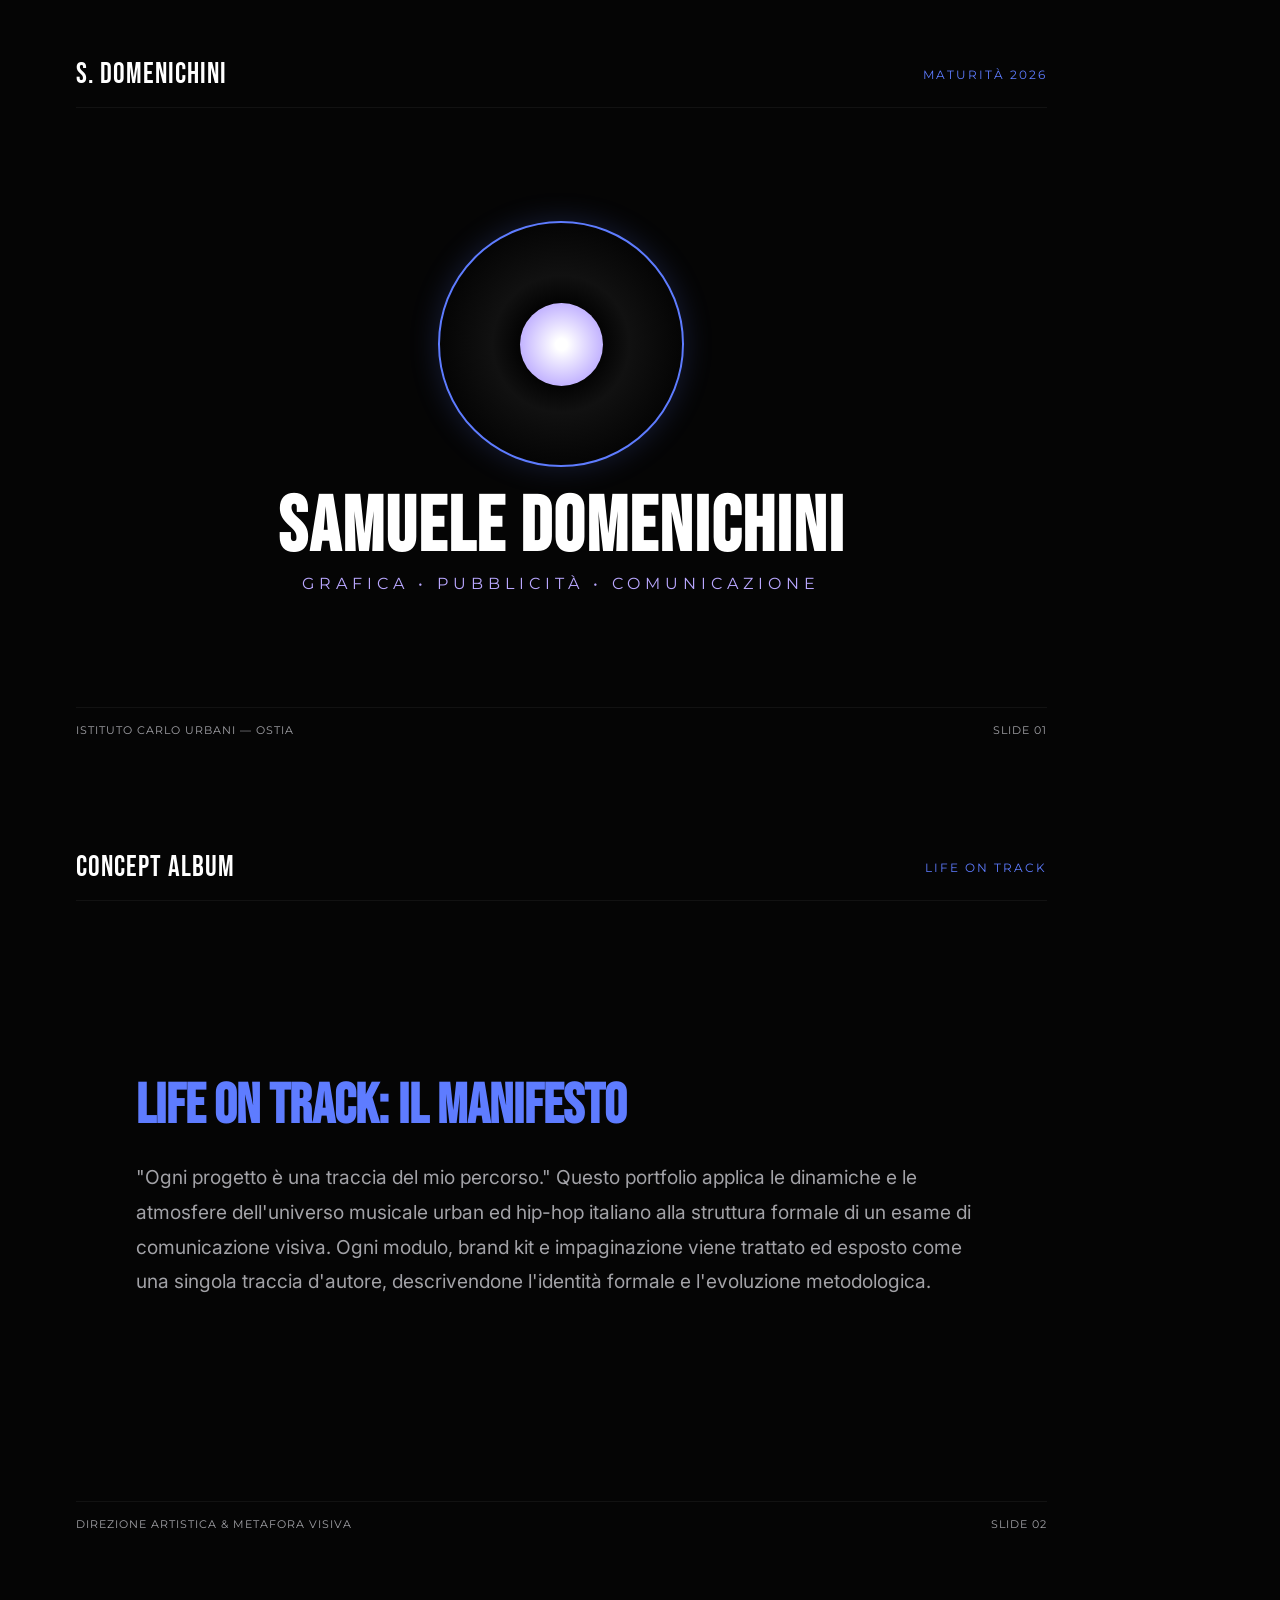
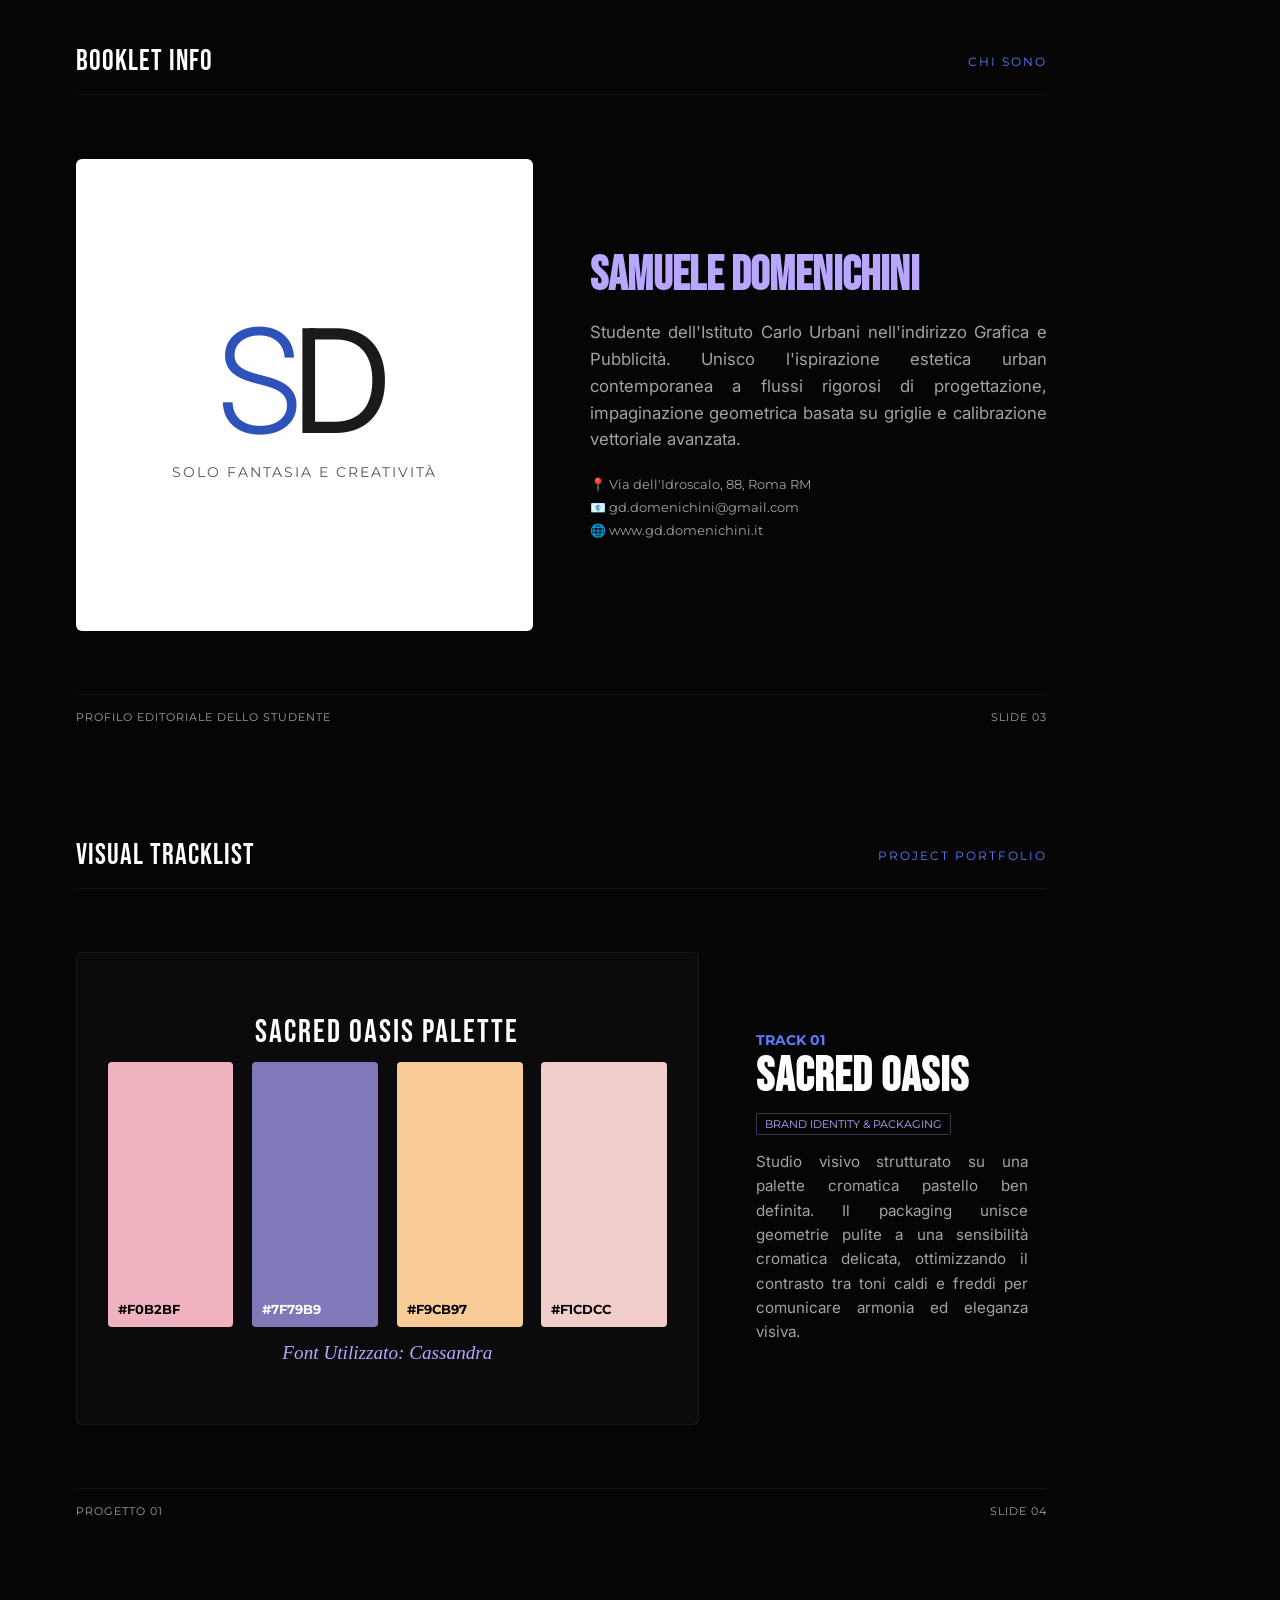
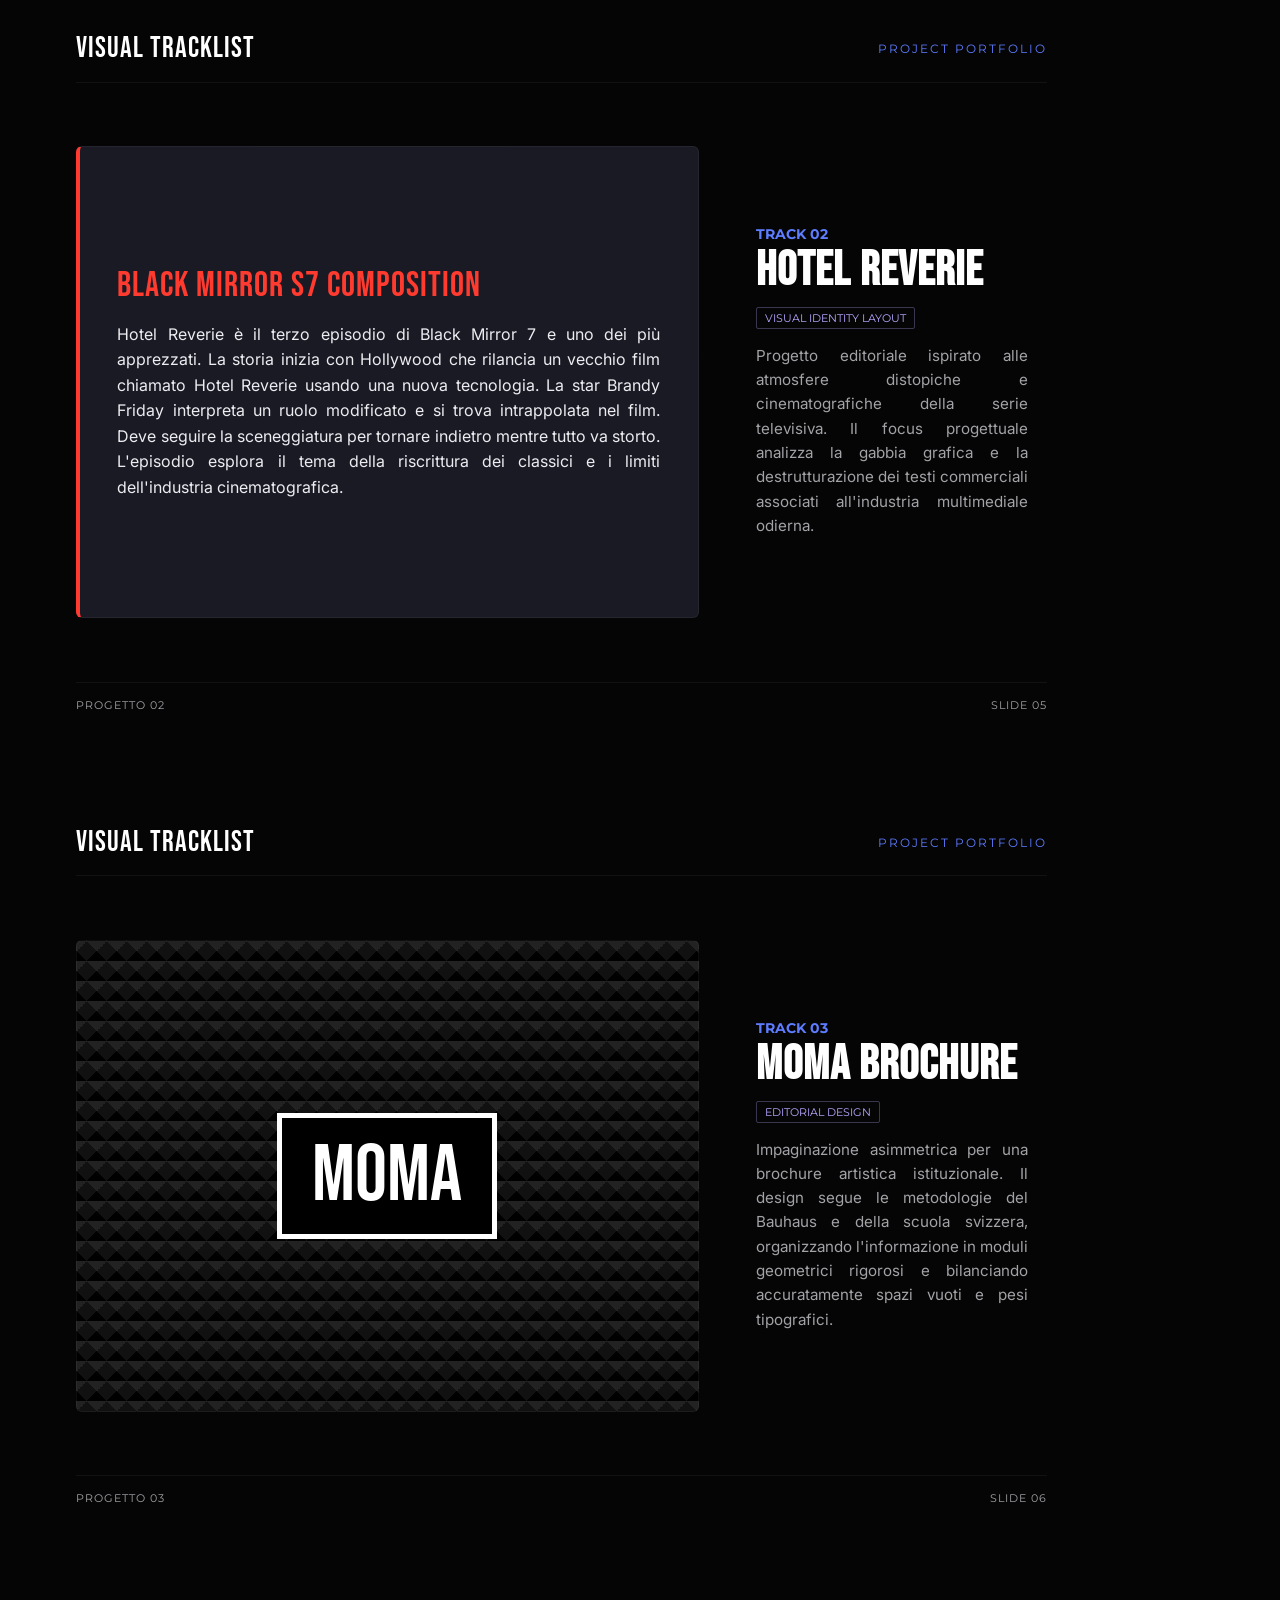
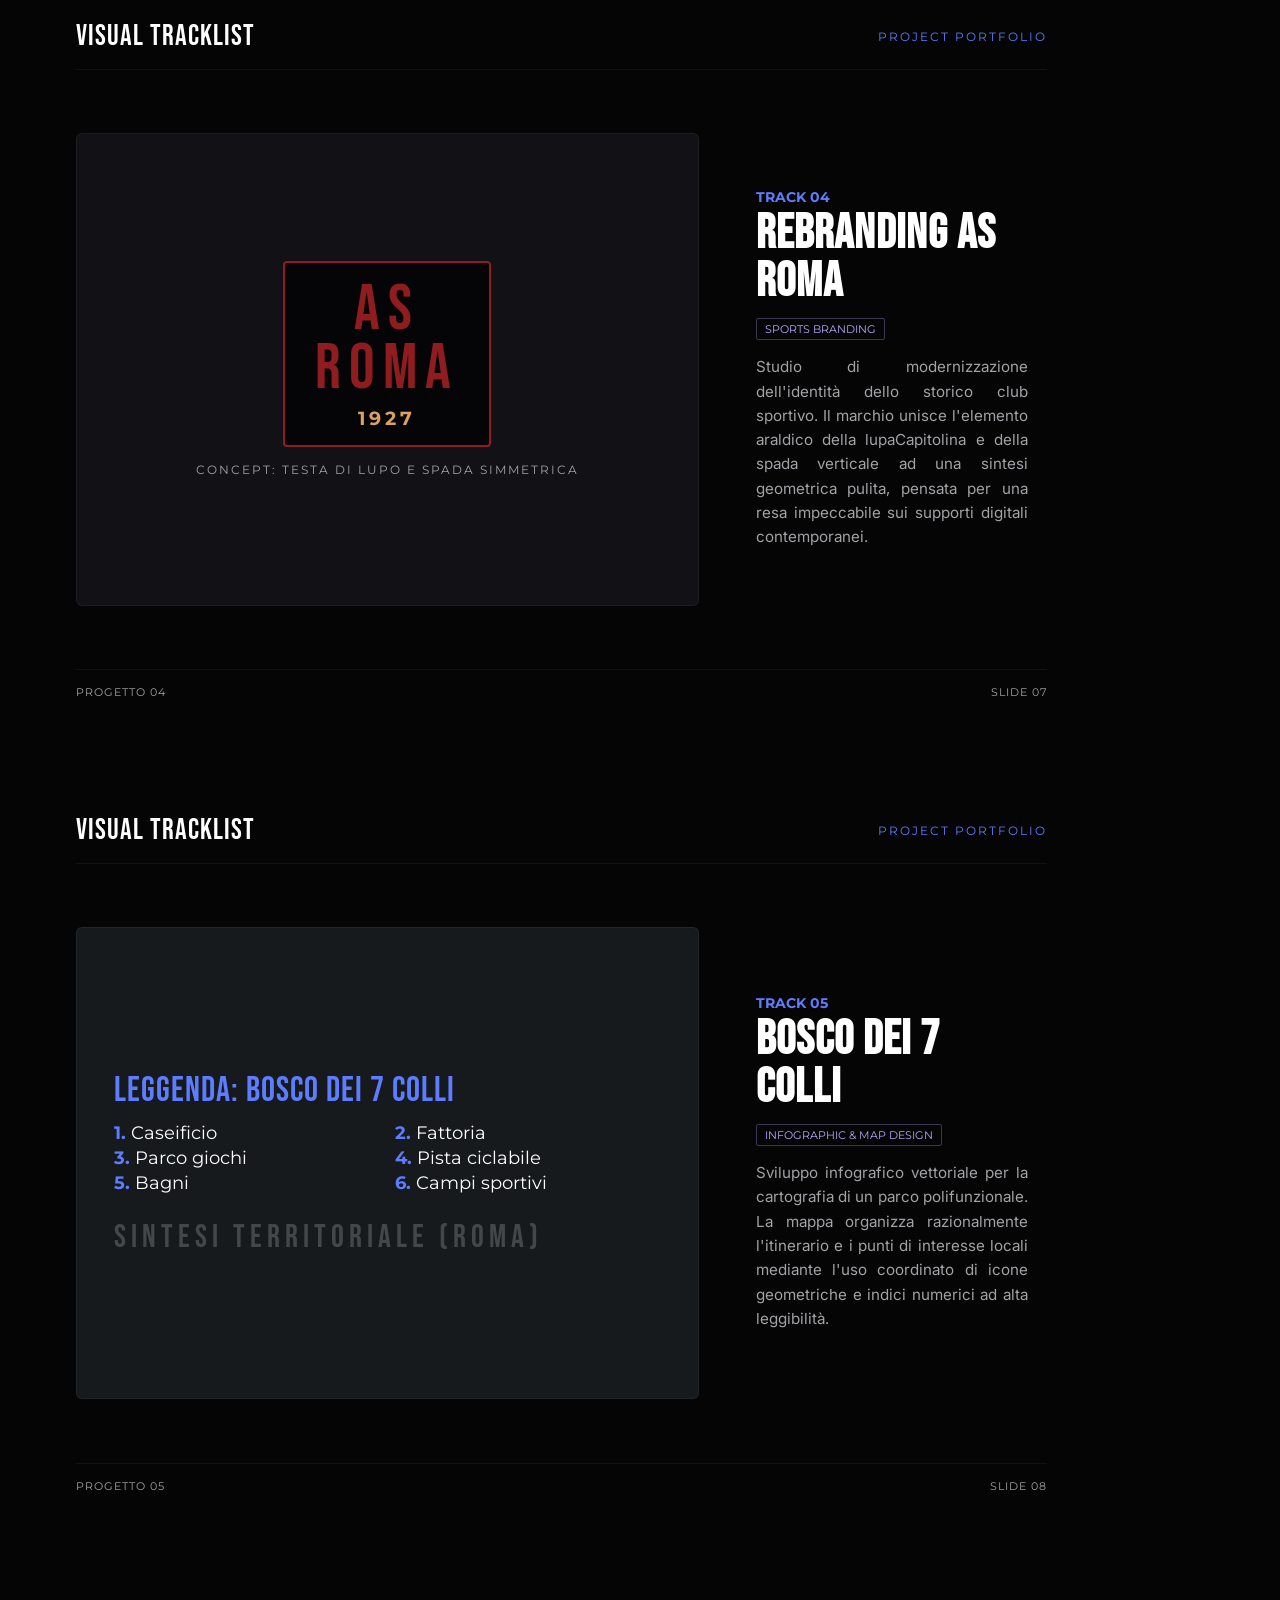
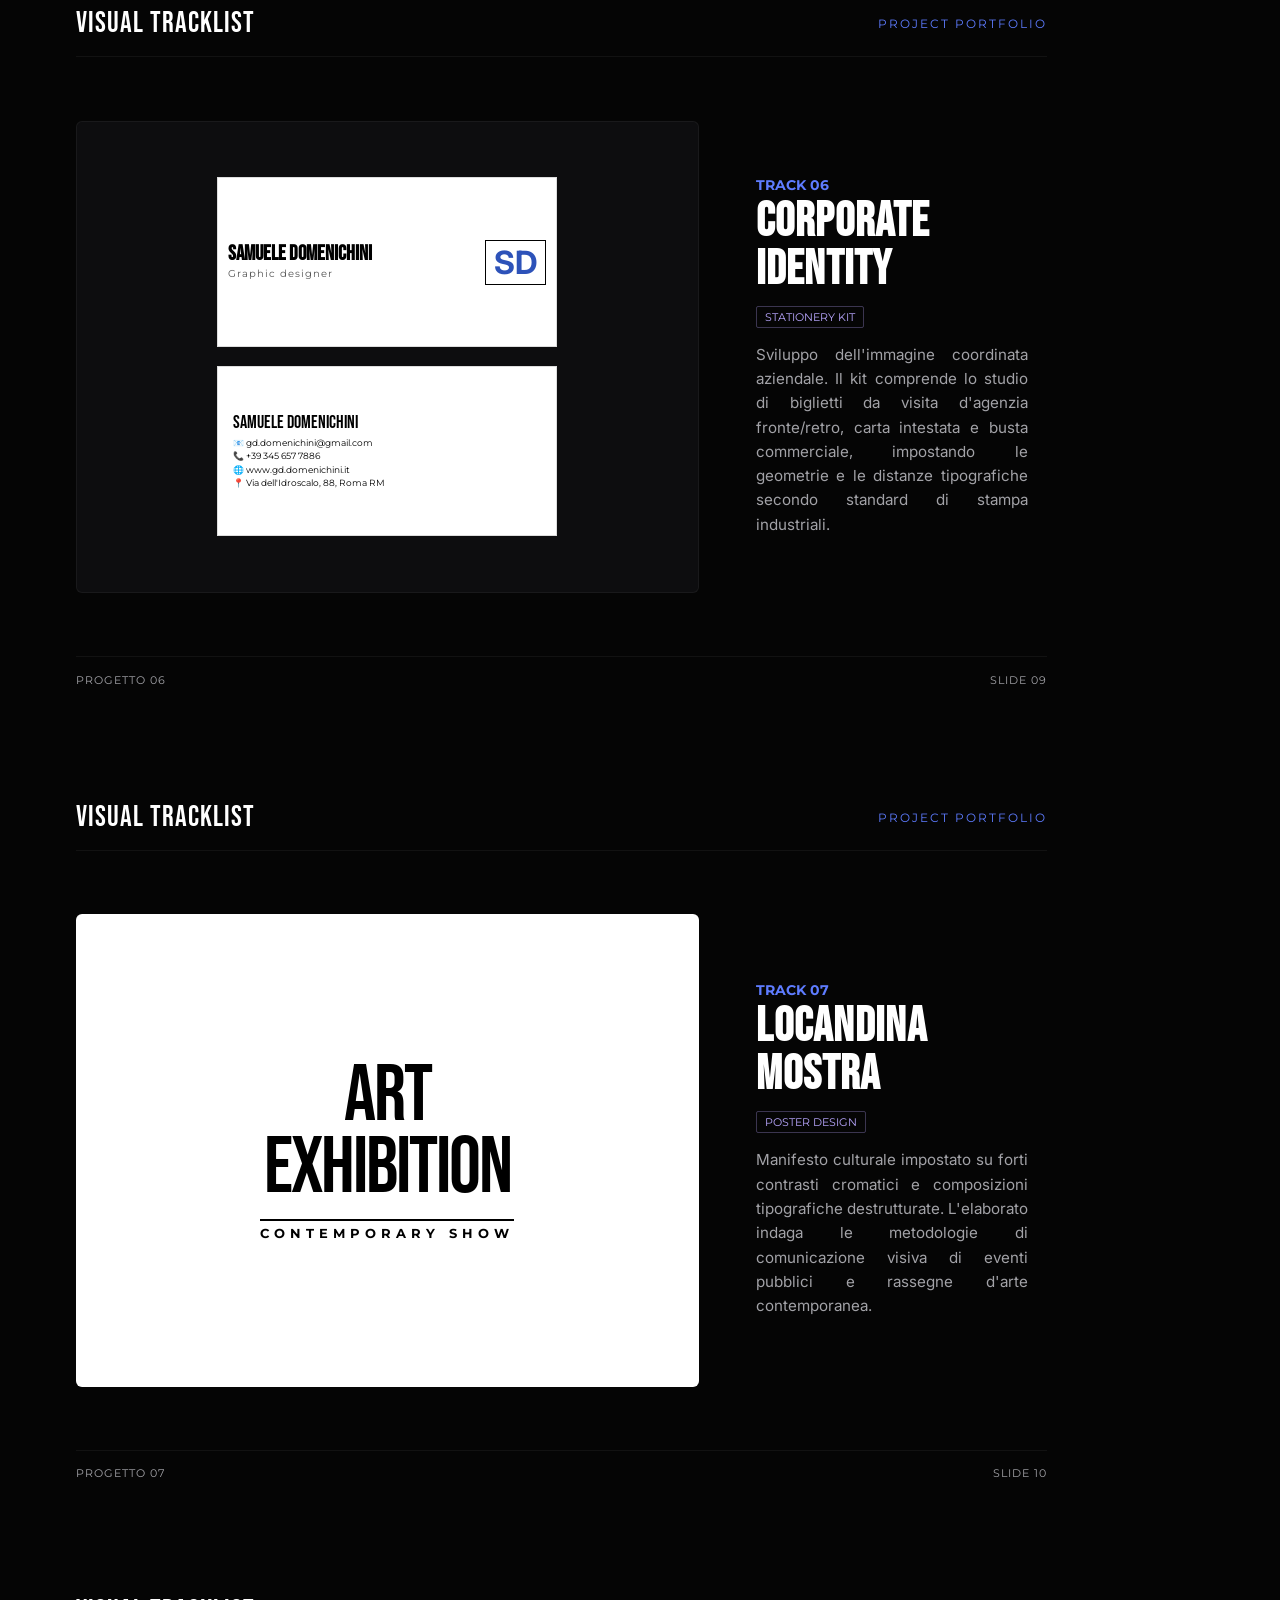
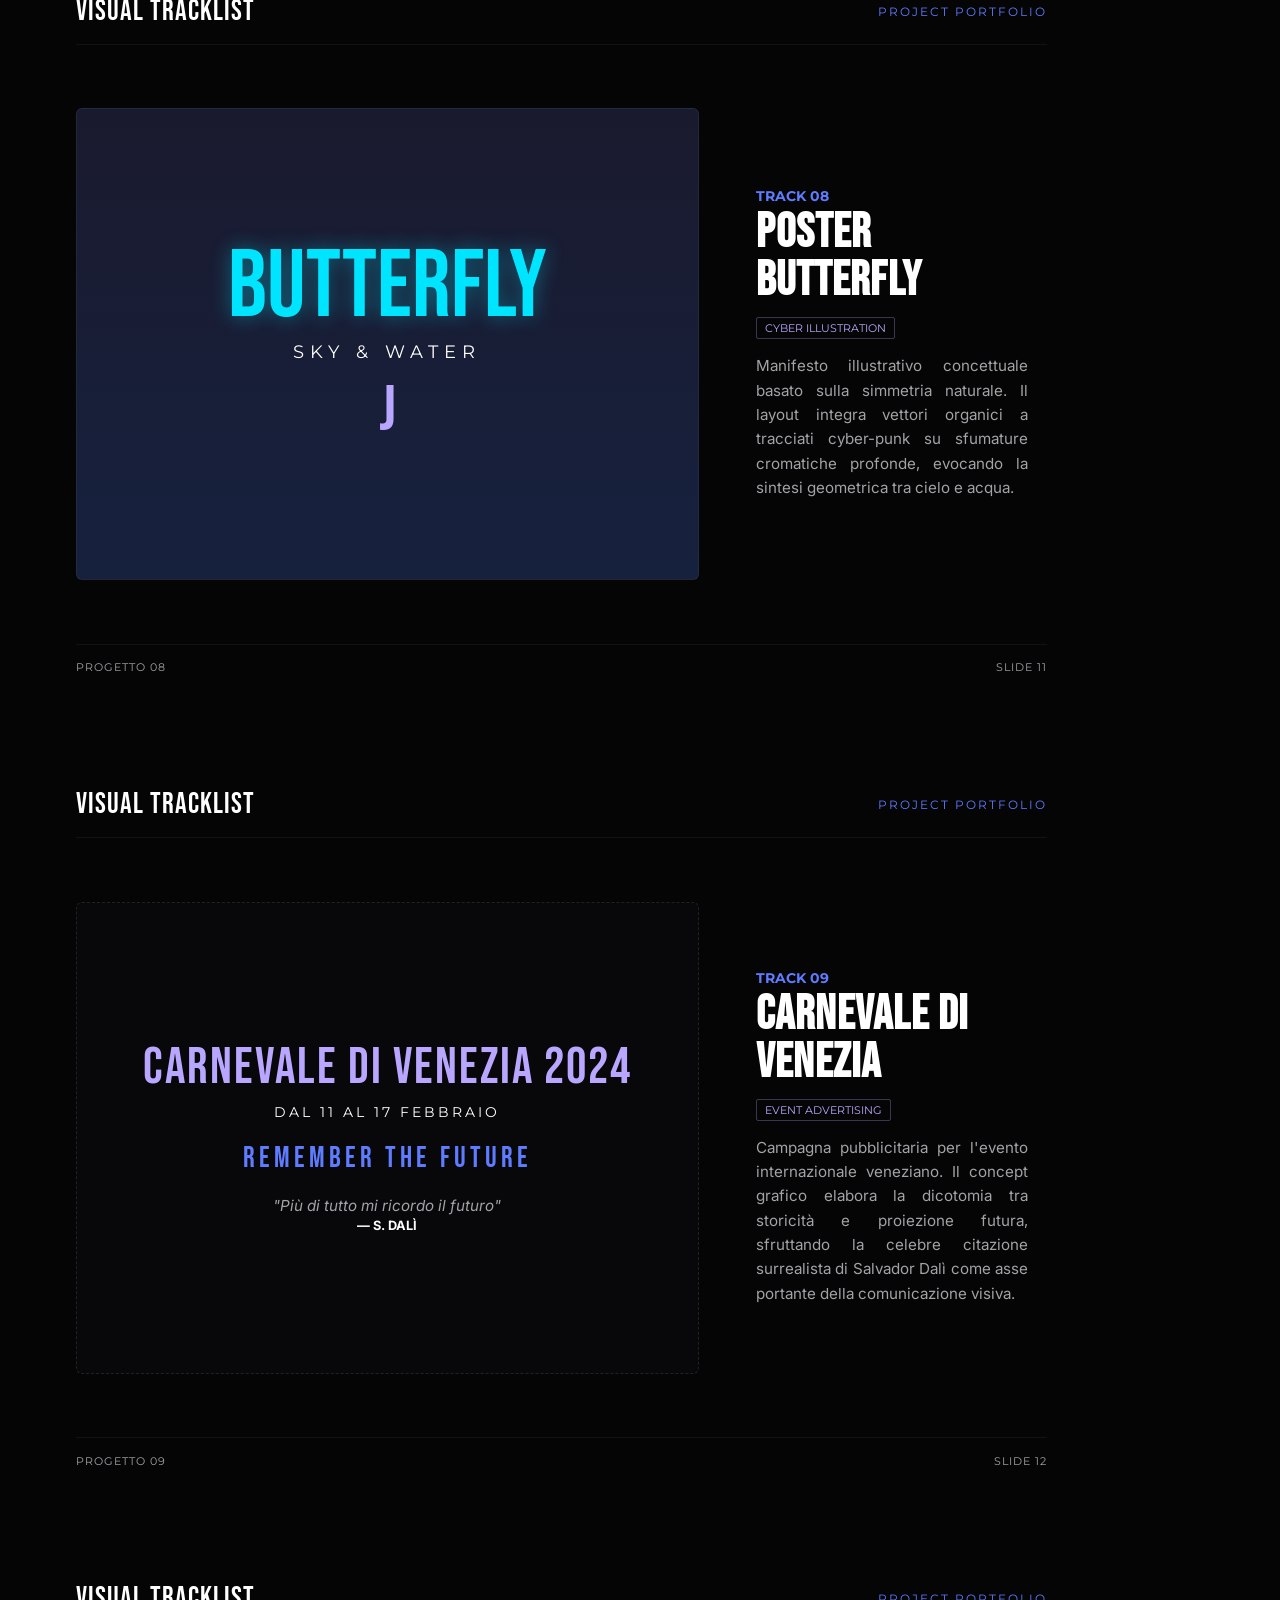
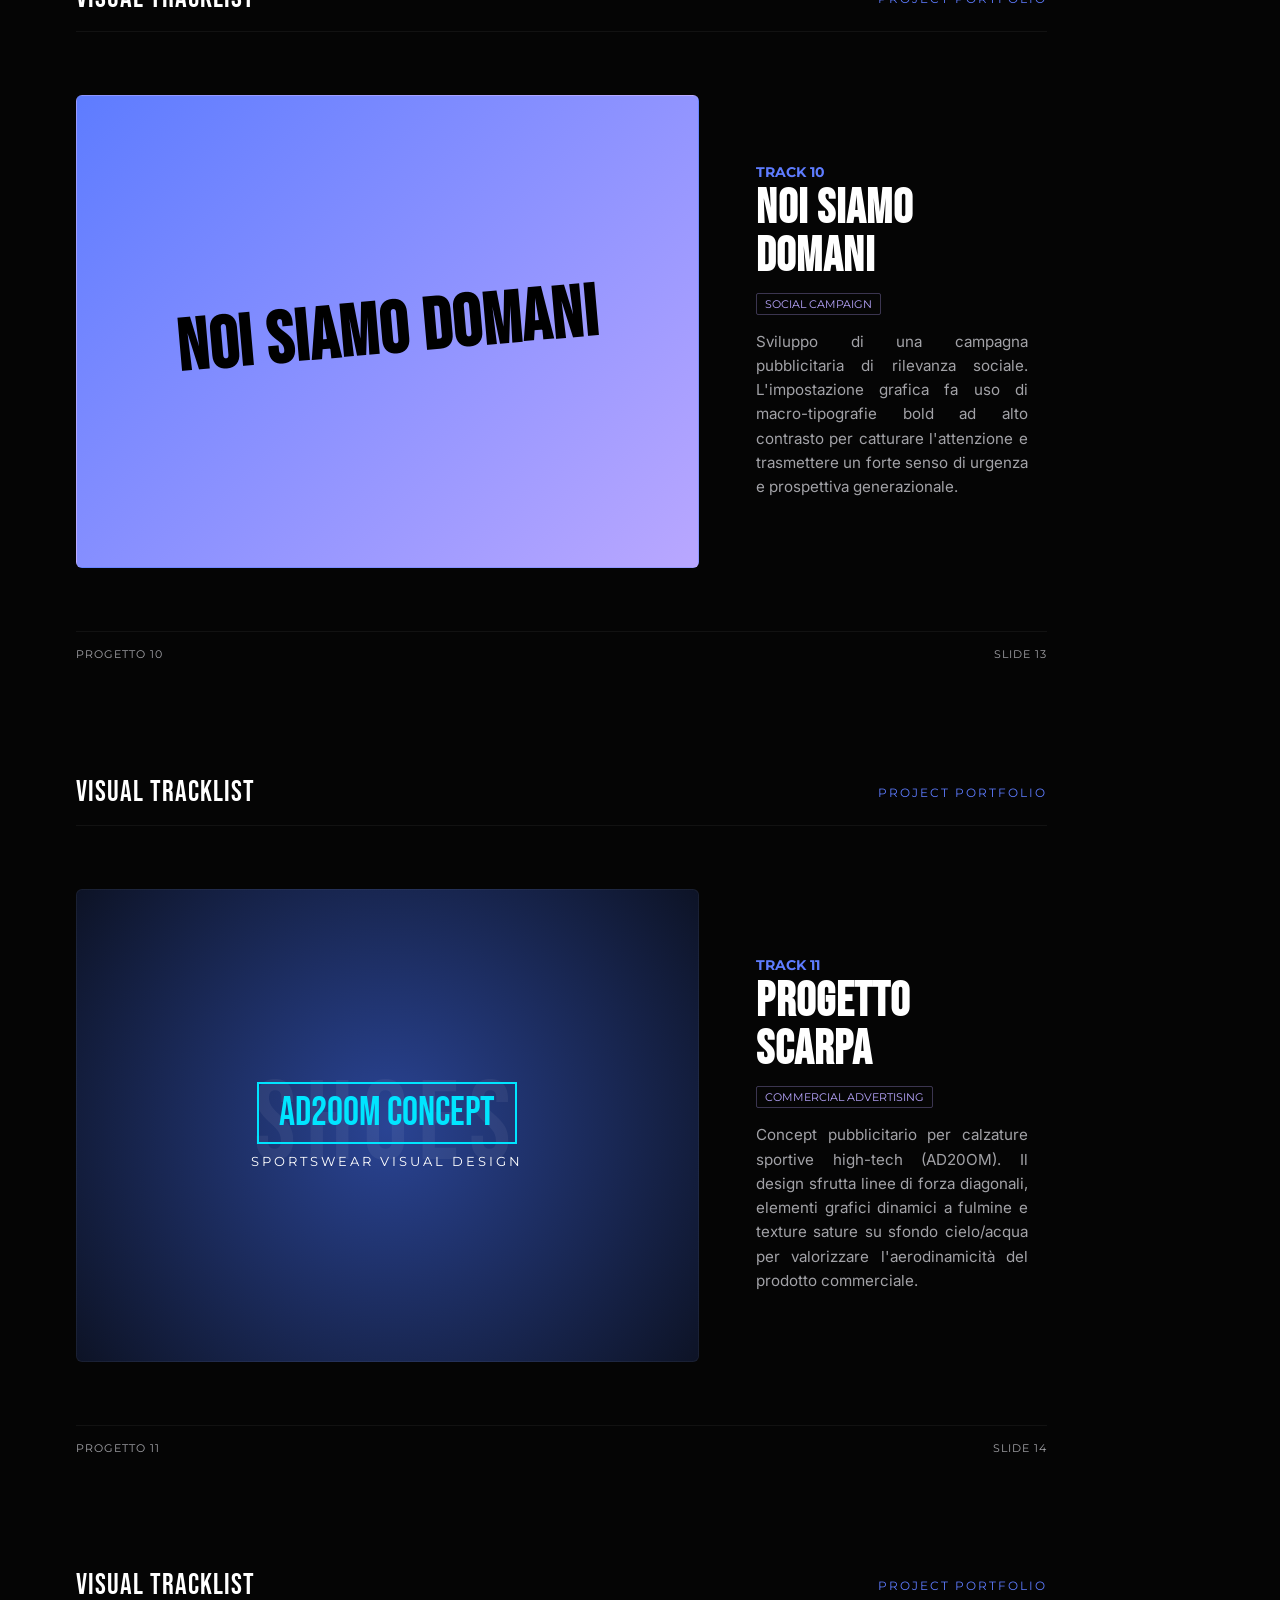
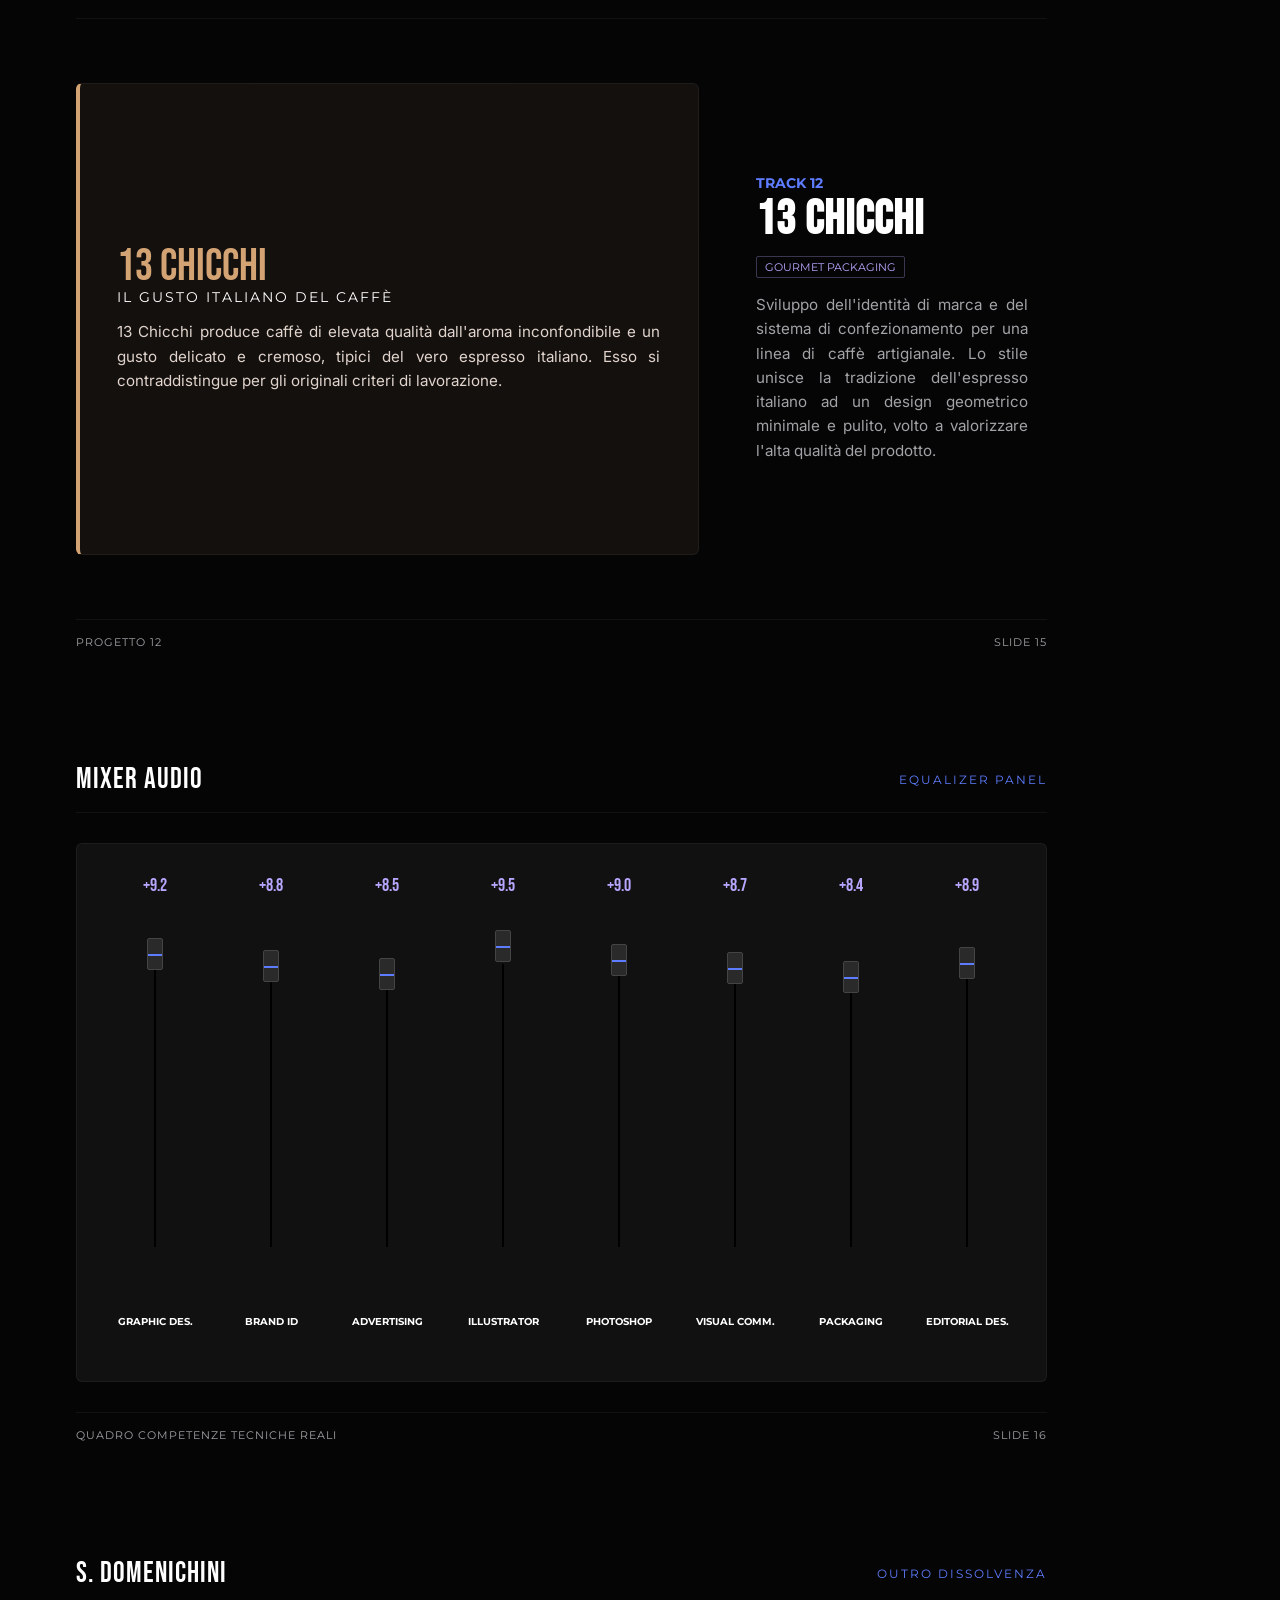
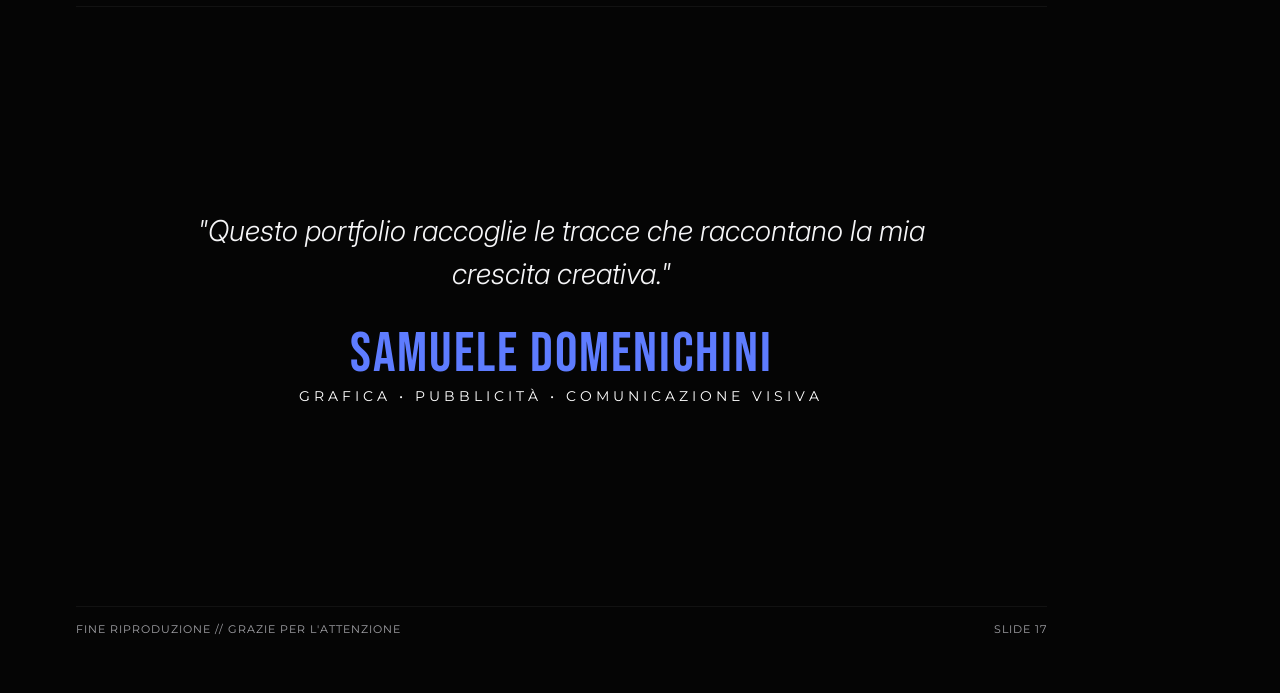
<file: PROGETTO 2/gemini-code-1781626528267.html>
<!DOCTYPE html>
<html lang="it">
<head>
    <meta charset="UTF-8">
    <title>Samuele Domenichini — Presentazione Esame di Stato 2026</title>
    <link href="https://fonts.googleapis.com/css2?family=Bebas+Neue&family=Inter:wght@300;400;600&family=Montserrat:wght@400;500;700&display=swap" rel="stylesheet">
    <style>
        :root {
            --bg-dark: #050505;
            --bg-card: #111111;
            --bg-inner: #1A1A1A;
            --accent-blue: #5E7CFF;
            --accent-violet: #B9A7FF;
            --text-light: #FFFFFF;
            --text-muted: #A2a2a7;
        }

        @page {
            size: A4 landscape;
            margin: 0;
        }

        * {
            box-sizing: border-box;
            margin: 0;
            padding: 0;
        }

        body {
            background-color: var(--bg-dark);
            color: var(--text-light);
            font-family: 'Inter', sans-serif;
            -webkit-print-color-adjust: exact;
            print-color-adjust: exact;
        }

        .slide {
            width: 297mm;
            height: 210mm;
            padding: 15mm 20mm;
            page-break-after: always;
            position: relative;
            background-color: var(--bg-dark);
            overflow: hidden;
            display: flex;
            flex-direction: column;
            justify-content: space-between;
        }

        .slide-header {
            display: flex;
            justify-content: space-between;
            align-items: center;
            border-bottom: 1px solid rgba(255,255,255,0.05);
            padding-bottom: 4mm;
        }

        .slide-header .logo {
            font-family: 'Bebas Neue', sans-serif;
            font-size: 1.8rem;
            letter-spacing: 1px;
        }

        .slide-header .meta {
            font-family: 'Montserrat', sans-serif;
            font-size: 0.75rem;
            color: var(--accent-blue);
            letter-spacing: 2px;
            text-transform: uppercase;
        }

        .slide-footer {
            display: flex;
            justify-content: space-between;
            align-items: center;
            border-top: 1px solid rgba(255,255,255,0.05);
            padding-top: 4mm;
            font-family: 'Montserrat', sans-serif;
            font-size: 0.7rem;
            color: var(--text-muted);
            letter-spacing: 1px;
        }

        .cover-content {
            flex-grow: 1;
            display: flex;
            flex-direction: column;
            justify-content: center;
            align-items: center;
            text-align: center;
        }

        .vinyl-placeholder {
            width: 65mm;
            height: 65mm;
            border-radius: 50%;
            background: radial-gradient(circle, #000 20%, #111 40%, #050505 70%);
            border: 2px solid var(--accent-blue);
            box-shadow: 0 0 30px rgba(94, 124, 255, 0.2);
            margin-bottom: 6mm;
            display: flex;
            justify-content: center;
            align-items: center;
        }

        .vinyl-inner {
            width: 22mm;
            height: 22mm;
            background: radial-gradient(circle, #fff 10%, var(--accent-violet) 80%);
            border-radius: 50%;
        }

        h1 {
            font-family: 'Bebas Neue', sans-serif;
            font-size: 4.8rem;
            letter-spacing: 2px;
            line-height: 1;
        }

        .subtitle {
            font-family: 'Montserrat', sans-serif;
            font-size: 1rem;
            color: var(--accent-violet);
            letter-spacing: 5px;
            text-transform: uppercase;
            margin-top: 8px;
        }

        .track-grid {
            display: grid;
            grid-template-columns: 165mm 72mm;
            gap: 15mm;
            flex-grow: 1;
            align-items: center;
            margin: 8mm 0;
        }

        .media-container {
            width: 100%;
            height: 125mm;
            background-color: var(--bg-card);
            border-radius: 6px;
            border: 1px solid rgba(255,255,255,0.05);
            position: relative;
            overflow: hidden;
            display: flex;
            justify-content: center;
            align-items: center;
        }

        .meta-container {
            display: flex;
            flex-direction: column;
            justify-content: center;
        }

        .track-id {
            font-family: 'Montserrat', sans-serif;
            font-size: 0.85rem;
            color: var(--accent-blue);
            font-weight: 700;
            margin-bottom: 5px;
        }

        .track-title {
            font-family: 'Bebas Neue', sans-serif;
            font-size: 3rem;
            line-height: 1;
            margin-bottom: 12px;
            letter-spacing: 1px;
        }

        .track-tag {
            align-self: flex-start;
            font-family: 'Montserrat', sans-serif;
            font-size: 0.7rem;
            text-transform: uppercase;
            color: var(--accent-violet);
            border: 1px solid rgba(185, 167, 255, 0.3);
            padding: 3px 8px;
            border-radius: 2px;
            margin-bottom: 15px;
        }

        .track-text {
            font-size: 0.95rem;
            line-height: 1.6;
            color: var(--text-muted);
            text-align: justify;
        }

        /* PALETTE VECTOR SYSTEM */
        .palette-showcase {
            display: grid;
            grid-template-columns: repeat(4, 1fr);
            width: 90%;
            height: 70mm;
            gap: 5mm;
        }
        .color-block {
            border-radius: 4px;
            display: flex;
            flex-direction: column;
            justify-content: flex-end;
            padding: 10px;
            font-family: 'Montserrat', sans-serif;
            font-size: 0.8rem;
            font-weight: bold;
            color: #000;
        }

        /* MIXER AUDIO STYLE */
        .mixer-board {
            background-color: var(--bg-card);
            border: 1px solid rgba(255,255,255,0.05);
            border-radius: 6px;
            padding: 8mm;
            flex-grow: 1;
            margin: 8mm 0;
            display: grid;
            grid-template-columns: repeat(8, 1fr);
            gap: 5mm;
        }
        .mixer-channel {
            display: flex;
            flex-direction: column;
            align-items: center;
            justify-content: space-between;
            height: 120mm;
        }
        .track-line {
            width: 2px;
            height: 75mm;
            background-color: #000;
            position: relative;
        }
        .fader {
            position: absolute;
            left: 50%;
            transform: translate(-50%, -50%);
            width: 16px;
            height: 32px;
            background: #2a2a2a;
            border: 1px solid #444;
            border-radius: 2px;
        }
        .fader::after {
            content: '';
            position: absolute;
            top: 50%;
            width: 100%;
            height: 2px;
            background-color: var(--accent-blue);
        }
        .channel-title {
            font-family: 'Montserrat', sans-serif;
            font-size: 0.65rem;
            text-transform: uppercase;
            text-align: center;
            font-weight: 700;
        }
        .channel-db {
            font-family: 'Bebas Neue', sans-serif;
            font-size: 1.1rem;
            color: var(--accent-violet);
        }
    </style>
</head>
<body>

    <!-- SLIDE 1: COPERTINA -->
    <div class="slide">
        <div class="slide-header">
            <div class="logo">S. DOMENICHINI</div>
            <div class="meta">MATURITÀ 2026</div>
        </div>
        <div class="cover-content">
            <div class="vinyl-placeholder"><div class="vinyl-inner"></div></div>
            <h1>SAMUELE DOMENICHINI</h1>
            <div class="subtitle">GRAFICA • PUBBLICITÀ • COMUNICAZIONE</div>
        </div>
        <div class="slide-footer">
            <div>ISTITUTO CARLO URBANI — OSTIA</div>
            <div>SLIDE 01</div>
        </div>
    </div>

    <!-- SLIDE 2: IL MANIFESTO NARRATIVO -->
    <div class="slide">
        <div class="slide-header">
            <div class="logo">CONCEPT ALBUM</div>
            <div class="meta">LIFE ON TRACK</div>
        </div>
        <div class="cover-content" style="max-width: 850px; margin: 0 auto; text-align: left; align-items: flex-start;">
            <h2 style="font-family: 'Bebas Neue', sans-serif; font-size: 3.5rem; margin-bottom: 20px; color: var(--accent-blue);">LIFE ON TRACK: IL MANIFESTO</h2>
            <p style="font-size: 1.2rem; line-height: 1.8; color: var(--text-muted); margin-bottom: 30px;">
                "Ogni progetto è una traccia del mio percorso." Questo portfolio applica le dinamiche e le atmosfere dell'universo musicale urban ed hip-hop italiano alla struttura formale di un esame di comunicazione visiva. Ogni modulo, brand kit e impaginazione viene trattato ed esposto come una singola traccia d'autore, descrivendone l'identità formale e l'evoluzione metodologica.
            </p>
        </div>
        <div class="slide-footer">
            <div>DIREZIONE ARTISTICA & METAFORA VISIVA</div>
            <div>SLIDE 02</div>
        </div>
    </div>

    <!-- SLIDE 3: CREDITS (CHI SONO) -->
    <div class="slide">
        <div class="slide-header">
            <div class="logo">BOOKLET INFO</div>
            <div class="meta">CHI SONO</div>
        </div>
        <div class="track-grid" style="grid-template-columns: 1fr 1fr;">
            <!-- CSS Vettoriale Logo Personale dell'Immagine 7 -->
            <div class="media-container" style="background-color: #ffffff; flex-direction: column;">
                <div style="display: flex; align-items: center; justify-content: center; margin-bottom: 10px;">
                    <span style="font-family: 'Inter', sans-serif; font-size: 9rem; font-weight: 300; color: #2D52B9; line-height: 1;">S</span>
                    <span style="font-family: 'Inter', sans-serif; font-size: 9rem; font-weight: 400; color: #1A1A1A; line-height: 1; margin-left: -10px;">D</span>
                </div>
                <div style="font-family: 'Montserrat', sans-serif; font-size: 0.9rem; color: #555; letter-spacing: 2px; text-transform: uppercase;">Solo fantasia e creatività</div>
            </div>
            <div class="meta-container">
                <h2 style="font-family:'Bebas Neue'; font-size:3rem; margin-bottom:15px; color: var(--accent-violet);">SAMUELE DOMENICHINI</h2>
                <p class="track-text" style="font-size:1.05rem; margin-bottom: 20px;">
                    Studente dell'Istituto Carlo Urbani nell'indirizzo Grafica e Pubblicità. Unisco l'ispirazione estetica urban contemporanea a flussi rigorosi di progettazione, impaginazione geometrica basata su griglie e calibrazione vettoriale avanzata.
                </p>
                <div style="font-family: 'Montserrat', sans-serif; font-size: 0.8rem; color: var(--text-muted); line-height: 1.8;">
                    📍 Via dell'Idroscalo, 88, Roma RM<br>
                    📧 gd.domenichini@gmail.com<br>
                    🌐 www.gd.domenichini.it
                </div>
            </div>
        </div>
        <div class="slide-footer">
            <div>PROFILO EDITORIALE DELLO STUDENTE</div>
            <div>SLIDE 03</div>
        </div>
    </div>

    <!-- SLIDE 4: TRACK 01 — SACRED OASIS -->
    <div class="slide">
        <div class="slide-header">
            <div class="logo">VISUAL TRACKLIST</div>
            <div class="meta">PROJECT PORTFOLIO</div>
        </div>
        <div class="track-grid">
            <!-- CSS Vettoriale Palette Esatta dell'Immagine 2 -->
            <div class="media-container" style="flex-direction: column; background-color: #0b0b0d;">
                <div style="font-family: 'Bebas Neue', sans-serif; font-size: 2rem; color: #fff; margin-bottom: 10px; letter-spacing: 2px;">SACRED OASIS PALETTE</div>
                <div class="palette-showcase">
                    <div class="color-block" style="background-color: #F0B2BF;">#F0B2BF</div>
                    <div class="color-block" style="background-color: #7F79B9; color: #fff;">#7F79B9</div>
                    <div class="color-block" style="background-color: #F9CB97;">#F9CB97</div>
                    <div class="color-block" style="background-color: #F1CDCC;">#F1CDCC</div>
                </div>
                <div style="margin-top: 15px; font-family: 'Georgia', serif; font-size: 1.2rem; font-style: italic; color: var(--accent-violet);">Font Utilizzato: Cassandra</div>
            </div>
            <div class="meta-container">
                <div class="track-id">TRACK 01</div>
                <h3 class="track-title">Sacred Oasis</h3>
                <div class="track-tag">Brand Identity & Packaging</div>
                <p class="track-text">Studio visivo strutturato su una palette cromatica pastello ben definita. Il packaging unisce geometrie pulite a una sensibilità cromatica delicata, ottimizzando il contrasto tra toni caldi e freddi per comunicare armonia ed eleganza visiva.</p>
            </div>
        </div>
        <div class="slide-footer"><div>PROGETTO 01</div><div>SLIDE 04</div></div>
    </div>

    <!-- SLIDE 5: TRACK 02 — HOTEL REVERIE -->
    <div class="slide">
        <div class="slide-header">
            <div class="logo">VISUAL TRACKLIST</div>
            <div class="meta">PROJECT PORTFOLIO</div>
        </div>
        <div class="track-grid">
            <!-- Testo Esatto di Black Mirror della tua Immagine 11 -->
            <div class="media-container" style="padding: 10mm; background-color: #1a1a24; border-left: 4px solid #ff3b30; flex-direction: column; align-items: flex-start; justify-content: center;">
                <div style="font-family: 'Bebas Neue', sans-serif; font-size: 2.2rem; color: #ff3b30; margin-bottom: 15px; letter-spacing: 1px;">BLACK MIRROR S7 COMPOSITION</div>
                <p style="font-family: 'Inter', sans-serif; font-size: 1rem; line-height: 1.6; color: #ececf1; text-align: justify;">
                    Hotel Reverie è il terzo episodio di Black Mirror 7 e uno dei più apprezzati. La storia inizia con Hollywood che rilancia un vecchio film chiamato Hotel Reverie usando una nuova tecnologia. La star Brandy Friday interpreta un ruolo modificato e si trova intrappolata nel film. Deve seguire la sceneggiatura per tornare indietro mentre tutto va storto. L'episodio esplora il tema della riscrittura dei classici e i limiti dell'industria cinematografica.
                </p>
            </div>
            <div class="meta-container">
                <div class="track-id">TRACK 02</div>
                <h3 class="track-title">Hotel Reverie</h3>
                <div class="track-tag">Visual Identity Layout</div>
                <p class="track-text">Progetto editoriale ispirato alle atmosfere distopiche e cinematografiche della serie televisiva. Il focus progettuale analizza la gabbia grafica e la destrutturazione dei testi commerciali associati all'industria multimediale odierna.</p>
            </div>
        </div>
        <div class="slide-footer"><div>PROGETTO 02</div><div>SLIDE 05</div></div>
    </div>

    <!-- SLIDE 6: TRACK 03 — MOMA BROCHURE -->
    <div class="slide">
        <div class="slide-header">
            <div class="logo">VISUAL TRACKLIST</div>
            <div class="meta">PROJECT PORTFOLIO</div>
        </div>
        <div class="track-grid">
            <div class="media-container" style="background: linear-gradient(45deg, #000 25%, transparent 25%), linear-gradient(-45deg, #000 25%, transparent 25%), linear-gradient(45deg, transparent 75%, #222 75%), linear-gradient(-45deg, transparent 75%, #222 75%); background-size: 20px 20px; background-color: #111;">
                <div style="font-family: 'Bebas Neue', sans-serif; font-size: 5rem; color: #fff; border: 5px solid #fff; padding: 10px 30px; background-color: #000;">MOMA</div>
            </div>
            <div class="meta-container">
                <div class="track-id">TRACK 03</div>
                <h3 class="track-title">MOMA Brochure</h3>
                <div class="track-tag">Editorial Design</div>
                <p class="track-text">Impaginazione asimmetrica per una brochure artistica istituzionale. Il design segue le metodologie del Bauhaus e della scuola svizzera, organizzando l'informazione in moduli geometrici rigorosi e bilanciando accuratamente spazi vuoti e pesi tipografici.</p>
            </div>
        </div>
        <div class="slide-footer"><div>PROGETTO 03</div><div>SLIDE 06</div></div>
    </div>

    <!-- SLIDE 7: TRACK 04 — REBRANDING AS ROMA -->
    <div class="slide">
        <div class="slide-header">
            <div class="logo">VISUAL TRACKLIST</div>
            <div class="meta">PROJECT PORTFOLIO</div>
        </div>
        <div class="track-grid">
            <!-- CSS Vettoriale Ricostruito dal tuo Marchio dell'Immagine 8 -->
            <div class="media-container" style="background-color: #111116; flex-direction: column;">
                <div style="border: 2px solid #8F1C1E; padding: 15px 30px; border-radius: 4px; text-align: center; background-color: #050508;">
                    <div style="font-family: 'Bebas Neue', sans-serif; font-size: 4rem; color: #8F1C1E; letter-spacing: 8px; line-height: 1;">AS</div>
                    <div style="font-family: 'Bebas Neue', sans-serif; font-size: 4rem; color: #8F1C1E; letter-spacing: 8px; line-height: 1; margin-top: -5px;">ROMA</div>
                    <div style="font-family: 'Montserrat', sans-serif; font-size: 1.2rem; color: #DDA15E; letter-spacing: 4px; font-weight: bold; margin-top: 5px;">1927</div>
                </div>
                <div style="margin-top: 15px; font-family: 'Montserrat', sans-serif; font-size: 0.75rem; color: var(--text-muted); text-transform: uppercase; letter-spacing: 2px;">Concept: Testa di Lupo e Spada Simmetrica</div>
            </div>
            <div class="meta-container">
                <div class="track-id">TRACK 04</div>
                <h3 class="track-title">Rebranding AS Roma</h3>
                <div class="track-tag">Sports Branding</div>
                <p class="track-text">Studio di modernizzazione dell'identità dello storico club sportivo. Il marchio unisce l'elemento araldico della lupaCapitolina e della spada verticale ad una sintesi geometrica pulita, pensata per una resa impeccabile sui supporti digitali contemporanei.</p>
            </div>
        </div>
        <div class="slide-footer"><div>PROGETTO 04</div><div>SLIDE 07</div></div>
    </div>

    <!-- SLIDE 8: TRACK 05 — BOSCO DEI 7 COLLI -->
    <div class="slide">
        <div class="slide-header">
            <div class="logo">VISUAL TRACKLIST</div>
            <div class="meta">PROJECT PORTFOLIO</div>
        </div>
        <div class="track-grid">
            <!-- Dati Esatti della Leggenda dell'Immagine 4 -->
            <div class="media-container" style="background-color: #161a1d; padding: 10mm; flex-direction: column; align-items: flex-start;">
                <div style="font-family: 'Bebas Neue', sans-serif; font-size: 2.2rem; color: var(--accent-blue); margin-bottom: 10px; letter-spacing: 1px;">LEGGENDA: BOSCO DEI 7 COLLI</div>
                <div style="display: grid; grid-template-columns: 1fr 1fr; gap: 4px 15px; font-family: 'Montserrat', sans-serif; font-size: 1.1rem; width: 100%; color: #fff;">
                    <div><b style="color:var(--accent-blue);">1.</b> Caseificio</div>
                    <div><b style="color:var(--accent-blue);">2.</b> Fattoria</div>
                    <div><b style="color:var(--accent-blue);">3.</b> Parco giochi</div>
                    <div><b style="color:var(--accent-blue);">4.</b> Pista ciclabile</div>
                    <div><b style="color:var(--accent-blue);">5.</b> Bagni</div>
                    <div><b style="color:var(--accent-blue);">6.</b> Campi sportivi</div>
                </div>
                <div style="margin-top: 25px; font-family: 'Bebas Neue', sans-serif; font-size: 2rem; color: rgba(255,255,255,0.2); letter-spacing: 5px;">SINTESI TERRITORIALE (ROMA)</div>
            </div>
            <div class="meta-container">
                <div class="track-id">TRACK 05</div>
                <h3 class="track-title">Bosco dei 7 colli</h3>
                <div class="track-tag">Infographic & Map Design</div>
                <p class="track-text">Sviluppo infografico vettoriale per la cartografia di un parco polifunzionale. La mappa organizza razionalmente l'itinerario e i punti di interesse locali mediante l'uso coordinato di icone geometriche e indici numerici ad alta leggibilità.</p>
            </div>
        </div>
        <div class="slide-footer"><div>PROGETTO 05</div><div>SLIDE 08</div></div>
    </div>

    <!-- SLIDE 9: TRACK 06 — CORPORATE IDENTITY KIT -->
    <div class="slide">
        <div class="slide-header">
            <div class="logo">VISUAL TRACKLIST</div>
            <div class="meta">PROJECT PORTFOLIO</div>
        </div>
        <div class="track-grid">
            <!-- CSS Vettoriale Ricostruito dalla tua Biglietto da Visita dell'Immagine 9 -->
            <div class="media-container" style="background-color: #0d0d0f; flex-direction: column; justify-content: center; gap: 5mm;">
                <!-- Fronte Biglietto -->
                <div style="width: 90mm; height: 45mm; background-color: #fff; border: 1px solid #ddd; padding: 10px; display: flex; justify-content: space-between; align-items: center; color: #000;">
                    <div style="text-align: left;">
                        <div style="font-family:'Bebas Neue', sans-serif; font-size: 1.3rem; font-weight: bold; line-height:1;">SAMUELE DOMENICHINI</div>
                        <div style="font-size: 0.65rem; color: #555; font-family:'Montserrat'; letter-spacing:1px; margin-top:2px;">Graphic designer</div>
                    </div>
                    <div style="font-size: 2rem; font-weight: bold; color: #2D52B9; border: 1px solid #000; padding: 2px 8px;">SD</div>
                </div>
                <!-- Retro Biglietto -->
                <div style="width: 90mm; height: 45mm; background-color: #fff; border: 1px solid #ddd; padding: 8px 15px; display: flex; flex-direction: column; justify-content: center; color: #000; font-family:'Montserrat'; font-size: 0.55rem; line-height: 1.5;">
                    <div style="font-family:'Bebas Neue'; font-size: 1.1rem; line-height:1; margin-bottom:5px;">SAMUELE DOMENICHINI</div>
                    <div>📧 gd.domenichini@gmail.com</div>
                    <div>📞 +39 345 657 7886</div>
                    <div>🌐 www.gd.domenichini.it</div>
                    <div>📍 Via dell'Idroscalo, 88, Roma RM</div>
                </div>
            </div>
            <div class="meta-container">
                <div class="track-id">TRACK 06</div>
                <h3 class="track-title">Corporate Identity</h3>
                <div class="track-tag">Stationery Kit</div>
                <p class="track-text">Sviluppo dell'immagine coordinata aziendale. Il kit comprende lo studio di biglietti da visita d'agenzia fronte/retro, carta intestata e busta commerciale, impostando le geometrie e le distanze tipografiche secondo standard di stampa industriali.</p>
            </div>
        </div>
        <div class="slide-footer"><div>PROGETTO 06</div><div>SLIDE 09</div></div>
    </div>

    <!-- SLIDE 10: TRACK 07 — LOCANDINA MOSTRA -->
    <div class="slide">
        <div class="slide-header">
            <div class="logo">VISUAL TRACKLIST</div>
            <div class="meta">PROJECT PORTFOLIO</div>
        </div>
        <div class="track-grid">
            <div class="media-container" style="background-color: #fff; color: #000; flex-direction: column; justify-content: center; align-items: center; text-align: center;">
                <div style="font-family: 'Bebas Neue', sans-serif; font-size: 5rem; letter-spacing: -2px; line-height: 0.9;">ART<br>EXHIBITION</div>
                <div style="font-family: 'Montserrat', sans-serif; font-size: 0.8rem; font-weight: bold; letter-spacing: 5px; margin-top: 15px; border-top: 2px solid #000; padding-top: 5px;">CONTEMPORARY SHOW</div>
            </div>
            <div class="meta-container">
                <div class="track-id">TRACK 07</div>
                <h3 class="track-title">Locandina Mostra</h3>
                <div class="track-tag">Poster Design</div>
                <p class="track-text">Manifesto culturale impostato su forti contrasti cromatici e composizioni tipografiche destrutturate. L'elaborato indaga le metodologie di comunicazione visiva di eventi pubblici e rassegne d'arte contemporanea.</p>
            </div>
        </div>
        <div class="slide-footer"><div>PROGETTO 07</div><div>SLIDE 10</div></div>
    </div>

    <!-- SLIDE 11: TRACK 08 — POSTER BUTTERFLY -->
    <div class="slide">
        <div class="slide-header">
            <div class="logo">VISUAL TRACKLIST</div>
            <div class="meta">PROJECT PORTFOLIO</div>
        </div>
        <div class="track-grid">
            <!-- Dati Esatti del Poster Farfalla dell'Immagine 3 -->
            <div class="media-container" style="background: linear-gradient(180deg, #1A1A2E 0%, #16213E 100%); flex-direction: column;">
                <div style="font-family: 'Bebas Neue', sans-serif; font-size: 6rem; color: #00e5ff; text-shadow: 0 0 20px rgba(0,229,255,0.4); line-height: 1;">BUTTERFLY</div>
                <div style="font-family: 'Montserrat', sans-serif; font-size: 1.1rem; color: #fff; letter-spacing: 6px; text-transform: uppercase; margin-top: 5px;">sky & water</div>
                <div style="font-family: 'Bebas Neue', sans-serif; font-size: 4rem; color: var(--accent-violet); margin-top: 10px;">J</div>
            </div>
            <div class="meta-container">
                <div class="track-id">TRACK 08</div>
                <h3 class="track-title">Poster Butterfly</h3>
                <div class="track-tag">Cyber Illustration</div>
                <p class="track-text">Manifesto illustrativo concettuale basato sulla simmetria naturale. Il layout integra vettori organici a tracciati cyber-punk su sfumature cromatiche profonde, evocando la sintesi geometrica tra cielo e acqua.</p>
            </div>
        </div>
        <div class="slide-footer"><div>PROGETTO 08</div><div>SLIDE 11</div></div>
    </div>

    <!-- SLIDE 12: TRACK 09 — CARNEVALE DI VENEZIA -->
    <div class="slide">
        <div class="slide-header">
            <div class="logo">VISUAL TRACKLIST</div>
            <div class="meta">PROJECT PORTFOLIO</div>
        </div>
        <div class="track-grid">
            <!-- Testi e Citazioni del Salvador Dalì estratti dall'Immagine 5 -->
            <div class="media-container" style="background-color: #08070a; padding: 10mm; flex-direction: column; justify-content: center; align-items: center; text-align: center; border: 1px dashed rgba(255,255,255,0.1);">
                <div style="font-family: 'Bebas Neue', sans-serif; font-size: 3.2rem; color: var(--accent-violet); letter-spacing: 2px; line-height: 1;">CARNEVALE DI VENEZIA 2024</div>
                <div style="font-family: 'Montserrat', sans-serif; font-size: 0.9rem; color: #fff; letter-spacing: 3px; margin: 10px 0;">DAL 11 AL 17 FEBBRAIO</div>
                <div style="font-family: 'Bebas Neue', sans-serif; font-size: 1.8rem; color: var(--accent-blue); letter-spacing: 4px; margin-top: 10px;">REMEMBER THE FUTURE</div>
                <p style="font-family: 'Inter', sans-serif; font-size: 0.95rem; font-style: italic; color: var(--text-muted); margin-top: 20px; max-width: 80%;">
                    "Più di tutto mi ricordo il futuro"<br><small style="font-weight: bold; color: #fff; font-style: normal; font-size: 0.8rem;">— S. DALÌ</small>
                </p>
            </div>
            <div class="meta-container">
                <div class="track-id">TRACK 09</div>
                <h3 class="track-title">Carnevale di Venezia</h3>
                <div class="track-tag">Event Advertising</div>
                <p class="track-text">Campagna pubblicitaria per l'evento internazionale veneziano. Il concept grafico elabora la dicotomia tra storicità e proiezione futura, sfruttando la celebre citazione surrealista di Salvador Dalì come asse portante della comunicazione visiva.</p>
            </div>
        </div>
        <div class="slide-footer"><div>PROGETTO 09</div><div>SLIDE 12</div></div>
    </div>

    <!-- SLIDE 13: TRACK 10 — NOI SIAMO DOMANI -->
    <div class="slide">
        <div class="slide-header">
            <div class="logo">VISUAL TRACKLIST</div>
            <div class="meta">PROJECT PORTFOLIO</div>
        </div>
        <div class="track-grid">
            <div class="media-container" style="background: linear-gradient(135deg, #5E7CFF 0%, #B9A7FF 100%);">
                <div style="font-family: 'Bebas Neue', sans-serif; font-size: 4.5rem; color: #000; transform: rotate(-5deg); font-weight: 900; letter-spacing: 1px;">NOI SIAMO DOMANI</div>
            </div>
            <div class="meta-container">
                <div class="track-id">TRACK 10</div>
                <h3 class="track-title">Noi Siamo Domani</h3>
                <div class="track-tag">Social Campaign</div>
                <p class="track-text">Sviluppo di una campagna pubblicitaria di rilevanza sociale. L'impostazione grafica fa uso di macro-tipografie bold ad alto contrasto per catturare l'attenzione e trasmettere un forte senso di urgenza e prospettiva generazionale.</p>
            </div>
        </div>
        <div class="slide-footer"><div>PROGETTO 10</div><div>SLIDE 13</div></div>
    </div>

    <!-- SLIDE 14: TRACK 11 — PROGETTO SCARPA -->
    <div class="slide">
        <div class="slide-header">
            <div class="logo">VISUAL TRACKLIST</div>
            <div class="meta">PROJECT PORTFOLIO</div>
        </div>
        <div class="track-grid">
            <!-- Struttura e dicitura AD20OM estratti dall'Immagine 6 -->
            <div class="media-container" style="background: radial-gradient(circle, #2a4494 0%, #0d1326 100%); flex-direction: column;">
                <div style="font-family: 'Bebas Neue', sans-serif; font-size: 7rem; color: rgba(255,255,255,0.06); letter-spacing: 10px; position: absolute;">SHOES</div>
                <div style="font-family: 'Bebas Neue', sans-serif; font-size: 2.5rem; color: #00e5ff; z-index: 5; border: 2px solid #00e5ff; padding: 5px 20px;">AD20OM CONCEPT</div>
                <div style="font-family: 'Montserrat', sans-serif; font-size: 0.8rem; color: #fff; letter-spacing: 3px; margin-top: 10px; z-index: 5; text-transform: uppercase;">Sportswear Visual Design</div>
            </div>
            <div class="meta-container">
                <div class="track-id">TRACK 11</div>
                <h3 class="track-title">Progetto Scarpa</h3>
                <div class="track-tag">Commercial Advertising</div>
                <p class="track-text">Concept pubblicitario per calzature sportive high-tech (AD20OM). Il design sfrutta linee di forza diagonali, elementi grafici dinamici a fulmine e texture sature su sfondo cielo/acqua per valorizzare l'aerodinamicità del prodotto commerciale.</p>
            </div>
        </div>
        <div class="slide-footer"><div>PROGETTO 11</div><div>SLIDE 14</div></div>
    </div>

    <!-- SLIDE 15: TRACK 12 — 13 CHICCHI -->
    <div class="slide">
        <div class="slide-header">
            <div class="logo">VISUAL TRACKLIST</div>
            <div class="meta">PROJECT PORTFOLIO</div>
        </div>
        <div class="track-grid">
            <!-- Testo Integrale e Reale Estratto dall'Immagine 10 (13 Chicchi) -->
            <div class="media-container" style="background-color: #14100e; padding: 10mm; flex-direction: column; justify-content: center; align-items: flex-start; border-left: 4px solid #d4a373;">
                <div style="font-family: 'Bebas Neue', sans-serif; font-size: 2.8rem; color: #d4a373; line-height: 1;">13 CHICCHI</div>
                <div style="font-family: 'Montserrat', sans-serif; font-size: 0.85rem; color: #fff; letter-spacing: 2px; margin-bottom: 15px; text-transform: uppercase;">Il gusto italiano del caffè</div>
                <p style="font-family: 'Inter', sans-serif; font-size: 0.95rem; line-height: 1.6; color: #e0d4cc; text-align: justify;">
                    13 Chicchi produce caffè di elevata qualità dall'aroma inconfondibile e un gusto delicato e cremoso, tipici del vero espresso italiano. Esso si contraddistingue per gli originali criteri di lavorazione.
                </p>
            </div>
            <div class="meta-container">
                <div class="track-id">TRACK 12</div>
                <h3 class="track-title">13 Chicchi</h3>
                <div class="track-tag">Gourmet Packaging</div>
                <p class="track-text">Sviluppo dell'identità di marca e del sistema di confezionamento per una linea di caffè artigianale. Lo stile unisce la tradizione dell'espresso italiano ad un design geometrico minimale e pulito, volto a valorizzare l'alta qualità del prodotto.</p>
            </div>
        </div>
        <div class="slide-footer"><div>PROGETTO 12</div><div>SLIDE 15</div></div>
    </div>

    <!-- SLIDE 16: COMPETENZE (PANNELLO MIXER AUDIO) -->
    <div class="slide">
        <div class="slide-header">
            <div class="logo">MIXER AUDIO</div>
            <div class="meta">EQUALIZER PANEL</div>
        </div>
        <div class="mixer-board">
            <div class="mixer-channel"><div class="channel-db">+9.2</div><div class="track-line"><div class="fader" style="bottom: 92%;"></div></div><div class="channel-title">Graphic Des.</div></div>
            <div class="mixer-channel"><div class="channel-db">+8.8</div><div class="track-line"><div class="fader" style="bottom: 88%;"></div></div><div class="channel-title">Brand ID</div></div>
            <div class="mixer-channel"><div class="channel-db">+8.5</div><div class="track-line"><div class="fader" style="bottom: 85%;"></div></div><div class="channel-title">Advertising</div></div>
            <div class="mixer-channel"><div class="channel-db">+9.5</div><div class="track-line"><div class="fader" style="bottom: 95%;"></div></div><div class="channel-title">Illustrator</div></div>
            <div class="mixer-channel"><div class="channel-db">+9.0</div><div class="track-line"><div class="fader" style="bottom: 90%;"></div></div><div class="channel-title">Photoshop</div></div>
            <div class="mixer-channel"><div class="channel-db">+8.7</div><div class="track-line"><div class="fader" style="bottom: 87%;"></div></div><div class="channel-title">Visual Comm.</div></div>
            <div class="mixer-channel"><div class="channel-db">+8.4</div><div class="track-line"><div class="fader" style="bottom: 84%;"></div></div><div class="channel-title">Packaging</div></div>
            <div class="mixer-channel"><div class="channel-db">+8.9</div><div class="track-line"><div class="fader" style="bottom: 89%;"></div></div><div class="channel-title">Editorial Des.</div></div>
        </div>
        <div class="slide-footer"><div>QUADRO COMPETENZE TECNICHE REALI</div><div>SLIDE 16</div></div>
    </div>

    <!-- SLIDE 17: OUTRO CONCLUSIVA -->
    <div class="slide">
        <div class="slide-header">
            <div class="logo">S. DOMENICHINI</div>
            <div class="meta">OUTRO DISSOLVENZA</div>
        </div>
        <div class="cover-content">
            <p style="font-size: 1.8rem; max-width: 780px; line-height: 1.5; font-weight: 300; margin-bottom: 25px; color:#f5f5f7; font-style: italic;">
                "Questo portfolio raccoglie le tracce che raccontano la mia crescita creativa."
            </p>
            <div style="font-family: 'Bebas Neue', sans-serif; font-size: 3.5rem; letter-spacing: 2px; color: var(--accent-blue);">SAMUELE DOMENICHINI</div>
            <div style="font-family: 'Montserrat', sans-serif; font-size: 0.85rem; letter-spacing: 4px; color: var(--text-light); text-transform: uppercase;">Grafica • Pubblicità • Comunicazione Visiva</div>
        </div>
        <div class="slide-footer">
            <div>FINE RIPRODUZIONE // GRAZIE PER L'ATTENZIONE</div>
            <div>SLIDE 17</div>
        </div>
    </div>

</body>
</html>
</file>
<file: style.css>
﻿/* ============================================================
   PROJECT HAIL MARY × CYBER SECURITY — PORTFOLIO 2026
   PELLEGRINO FRANCESCO | IIS CARLO URBANI
   ============================================================ */

/* I font sono caricati una sola volta dal <link> in index.html:
   l'@import duplicato bloccava il rendering del CSS. */

:root {
  --cyan:       #1dd4d4;
  --cyan-dim:   rgba(29,212,212,0.20);
  --red:        #e81c28;
  --red-dim:    rgba(232,28,40,0.20);
  --green:      #2de89a;
  --void:       #00040a;
  /* pannello NERO ASSOLUTO per leggibilità massima */
  --glass:      rgba(0, 0, 0, 0.95);
  --text:       #ffffff;
  --text-muted: rgba(180,200,215,0.52);
  --mono:       'JetBrains Mono','Share Tech Mono','Courier New',monospace;
  --display:    'Orbitron','Share Tech Mono',monospace;
  --sans:       'Exo 2','JetBrains Mono','Courier New',monospace;
}

*,*::before,*::after { box-sizing:border-box; margin:0; padding:0; }

/* Base normalize — sostituisce i default che prima arrivavano dal
   runtime Tailwind CDN (rimosso: compilava CSS a runtime e osservava
   ogni mutazione DOM). Stessa resa visiva, zero costo JS. */
h1,h2,h3,h4,h5,h6 { font-size:inherit; font-weight:inherit; }
a { color:inherit; text-decoration:inherit; }
ol,ul { list-style:none; }
button,input,select,textarea { font-family:inherit; font-size:100%; line-height:inherit; color:inherit; }
button { background:transparent; border:0; text-transform:none; -webkit-appearance:button; }
img,svg,video,canvas { display:block; vertical-align:middle; }

html {
  /* scroll-behavior:smooth RIMOSSO di proposito.
     Era la causa del lag al trackpad: con questa proprietà Chrome fa
     passare OGNI delta di rotella/trackpad attraverso la propria
     animazione di easing. Su un trackpad di precisione (che già manda
     delta pixel-precisi e morbidi) questo è un DOPPIO smoothing → il
     dito si muove ma la pagina insegue con ritardo = "laggy".
     La navigazione Jarvis/vocale resta fluida perché chiama
     scrollIntoView({behavior:'smooth'}) ESPLICITAMENTE in JS: l'opzione
     JS non dipende da questa proprietà CSS. Quindi: scroll manuale 1:1
     (reattivo, niente lag), transizioni programmatiche ancora morbide.
     Il motore a 192 frame (bgRafLoop) non è toccato: legge scrollY una
     volta per rAF, quindi nessun frame saltato né salto di frame. */
  line-height:1.5; /* default ereditato in tutta la UI (era nel preflight Tailwind) */
  -webkit-text-size-adjust:100%;
  /* Fallback no-JS. A runtime il RESPONSIVE ENGINE (script.js) impone
     font-size = 16px × min(vw/1920, vh/1080): tutta la UI è in rem,
     quindi le proporzioni restano identiche su laptop / FHD / QHD / 4K. */
  font-size: clamp(14.5px, 1.4815vmin, 30px);

  /* Scrollbar nascosta — scroll INVARIATO.
     Firefox + vecchio Edge/IE: proprietà dirette sull'elemento.
     Chrome/Edge Chromium/Safari: pseudo ::-webkit-scrollbar sotto.
     Niente container, niente overlay, niente blocco scroll: la barra
     diventa solo invisibile, la navigazione resta identica. */
  scrollbar-width: none;        /* Firefox */
  -ms-overflow-style: none;     /* IE / Edge legacy */
}
html::-webkit-scrollbar,
body::-webkit-scrollbar { width:0; height:0; display:none; } /* Chrome/Edge/Safari */
img { max-width:100%; height:auto; image-rendering:high-quality; }

body {
  background: var(--void);
  color: var(--text);
  font-family: var(--mono); /* base mono per label/HUD */
  font-size: 1rem;
  overflow-x: hidden;
  min-height: 1150vh;
  cursor: none;
  scrollbar-width: none;        /* Firefox */
  -ms-overflow-style: none;     /* IE / Edge legacy */
}
body.exam-mode { cursor:auto; }

/* ─────────────────────────────────────────────────────────────
   TIPOGRAFIA — testi descrittivi lunghi: Inter 18px
   Regola: mono per titoli/label/dati, sans per paragrafi leggibili
───────────────────────────────────────────────────────────── */
.bio-text p,
.sin-block p,
.log-entry p,
.tab-text,
.tab-text p,
.info-block-text,
.info-block-list li,
.modal-desc {
  font-family: var(--sans) !important;
  font-size: 1.05rem !important;
  line-height: 1.75 !important;
  color: #ffffff !important;
  opacity: 1 !important;
}

/* paragrafi nella colonna destra del modal: dimensione leggibile */
.modal-info-col .info-block-text,
.modal-info-col .info-block-list li { font-size: 0.95rem !important; line-height: 1.9 !important; }

/* ─────────────────────────────────────────────────────────────
   VIEWPORT HUD PERIMETER FRAME — cockpit oblò
───────────────────────────────────────────────────────────── */
#vp-frame {
  position: fixed; inset: 3px; z-index: 21; pointer-events: none;
  border: 1px solid rgba(29,212,212,0.09);
  transition: border-color 1.5s ease;
}
.vp-corner {
  position: absolute; width: 1.625rem; height: 1.625rem;
  transition: border-color 1.5s ease, box-shadow 1.5s ease;
}
.vp-tl { top:-1px;  left:-1px;  border-top:2px solid var(--cyan); border-left:2px solid var(--cyan);   box-shadow:-4px -4px 14px rgba(29,212,212,0.22); }
.vp-tr { top:-1px;  right:-1px; border-top:2px solid var(--cyan); border-right:2px solid var(--cyan);  box-shadow: 4px -4px 14px rgba(29,212,212,0.22); }
.vp-bl { bottom:-1px; left:-1px;  border-bottom:2px solid var(--cyan); border-left:2px solid var(--cyan);  box-shadow:-4px 4px 14px rgba(29,212,212,0.22); }
.vp-br { bottom:-1px; right:-1px; border-bottom:2px solid var(--cyan); border-right:2px solid var(--cyan); box-shadow: 4px  4px 14px rgba(29,212,212,0.22); }

body.hud-alert #vp-frame { border-color:rgba(255,49,49,0.14)!important; }
body.hud-alert .vp-tl,
body.hud-alert .vp-tr,
body.hud-alert .vp-bl,
body.hud-alert .vp-br { border-color:var(--red)!important; box-shadow:0 0 14px rgba(232,28,40,0.28)!important; }
body.exam-mode #vp-frame { display:none!important; }

/* ─────────────────────────────────────────────────────────────
   CURSORE ASTRONAVE
───────────────────────────────────────────────────────────── */
#cursor { position:fixed;top:0;left:0;width:28px;height:34px;pointer-events:none;z-index:9997;transform:translate(-14px,-17px);transform-origin:14px 17px; }
.cursor-ship { width:100%;height:100%;display:block;filter:drop-shadow(0 0 6px rgba(0,242,254,0.90)) drop-shadow(0 0 14px rgba(0,242,254,0.45)); }
.cursor-thrust { position:absolute;bottom:-10px;left:50%;transform:translateX(-50%);width:7px;height:14px;background:linear-gradient(to bottom,rgba(255,150,20,0.95),rgba(255,60,0,0.55),transparent);border-radius:0 0 50% 50%;opacity:0;filter:blur(2px);pointer-events:none; }
#cursor.thrusting .cursor-thrust { opacity:1;animation:thruster-flicker 0.14s ease-in-out infinite; }
@keyframes thruster-flicker { 0%,100%{height:14px;opacity:0.92;} 50%{height:10px;opacity:0.68;} }
body.exam-mode #cursor { display:none; }

/* ─────────────────────────────────────────────────────────────
   MODALITÀ ESAME
───────────────────────────────────────────────────────────── */
#exam-btn { position:fixed;top:0.45rem;left:50%;transform:translateX(-50%);z-index:28;display:flex;align-items:center;gap:0.5rem;background:rgba(0,6,14,0.90);border:1px solid rgba(232,28,40,0.30);color:rgba(232,28,40,0.75);font-family:var(--mono);font-size:0.52rem;letter-spacing:0.22em;padding:0.3rem 1.2rem;cursor:pointer;backdrop-filter:blur(10px);white-space:nowrap;clip-path:polygon(0 0,calc(100% - 8px) 0,100% 8px,100% 100%,8px 100%,0 calc(100% - 8px));transition:border-color 0.2s,color 0.2s; }
#exam-btn:hover { border-color:var(--red);color:var(--red); }
body.exam-mode #exam-btn { border-color:rgba(29,212,212,0.5);color:var(--cyan); }

body.exam-mode #bg-canvas,
body.exam-mode #particle-canvas,
body.exam-mode .overlay-scanlines,
body.exam-mode .overlay-vignette,
body.exam-mode .hud-topbar,
body.exam-mode .hud-bottombar { display:none !important; }

body.exam-mode { background:#f0f2f5 !important; min-height:auto !important; }
body.exam-mode .section-panel { position:relative !important; top:auto !important; min-height:auto !important; padding:3rem 2rem; }
body.exam-mode .hud-frame,
body.exam-mode .projects-wrapper,
body.exam-mode .blackbox-wrapper { background:#fff !important;backdrop-filter:none !important;border-color:#ccc !important;background-image:none !important;box-shadow:0 2px 12px rgba(0,0,0,0.08); }
body.exam-mode .hero-name,
body.exam-mode .section-title { color:#111 !important;text-shadow:none !important; }
body.exam-mode .bio-text p,
body.exam-mode .sin-block p,
body.exam-mode .info-block-text,
body.exam-mode .tab-text { color:#333 !important; }
body.exam-mode .hi-cyan,body.exam-mode .hi-red { color:#333 !important; }
body.exam-mode * { text-shadow:none !important;box-shadow:none !important; }
body.exam-mode .footer-panel { background:#fff !important;border-color:#ccc !important;background-image:none !important; }
body.exam-mode .footer-title { color:#111 !important; }
body.exam-mode .ft-meta-key,body.exam-mode .footer-panel .ft-meta-val { color:#333 !important; }
body.exam-mode .ft-corner { border-color:#ccc !important; }
body.exam-mode .footer-signal,body.exam-mode .ft-coda { display:none !important; }
body.exam-mode .hud-corner { border-color:#ccc !important; }
body.exam-mode .divider-line { background:#ccc !important; }
body.exam-mode .project-card { border-color:#ccc !important;background:#fafafa !important;background-image:none !important; }
body.exam-mode .project-card:hover { transform:none !important;animation:none !important; }
body.exam-mode #neural-canvas,body.exam-mode .rocky-widget,body.exam-mode .neural-panel { display:none !important; }

/* ─────────────────────────────────────────────────────────────
   LOADER — VisionOS cinematic startup
   Ambiente buio · pannello di vetro sospeso · glow volumetrico
───────────────────────────────────────────────────────────── */
#loader {
  position:fixed;inset:0;z-index:9999;
  background:radial-gradient(ellipse at 50% 60%, #030914 0%, #010409 52%, #000103 100%);
  display:flex;align-items:center;justify-content:center;overflow:hidden;
  transition:opacity 0.9s cubic-bezier(0.45,0,0.25,1), visibility 0.9s;
}
#loader.imploding { opacity:0;visibility:hidden; }
#loader.done      { display:none; }

/* ambiente volumetrico: luce morbida che riempie il buio */
.ld-env  { position:absolute;inset:0;pointer-events:none; }
.ld-glow { position:absolute;border-radius:50%; }
.ld-glow-core {
  left:50%;top:54%;width:120vmin;height:86vmin;
  transform:translate(-50%,-50%);
  background:radial-gradient(closest-side, rgba(48,120,200,0.17) 0%, rgba(20,64,130,0.07) 48%, transparent 76%);
  filter:blur(28px);
  animation:ld-env-breathe 7s ease-in-out infinite alternate;
}
.ld-glow-floor {
  left:50%;bottom:-36vmin;width:150vmin;height:64vmin;
  transform:translateX(-50%);
  background:radial-gradient(closest-side, rgba(29,212,212,0.10) 0%, transparent 72%);
  filter:blur(44px);
}
@keyframes ld-env-breathe { from{opacity:0.7;} to{opacity:1;} }

/* pannello di vetro liquido sospeso */
.ld-body {
  position:relative;width:min(36.25rem,90vw);padding:3rem 3.4rem;
  border-radius:26px;
  border:1px solid rgba(200,240,255,0.24);
  background:linear-gradient(166deg,
    rgba(46,80,122,0.34) 0%,
    rgba(16,32,56,0.46) 38%,
    rgba(5,12,26,0.58) 100%);
  backdrop-filter:blur(34px) saturate(1.7) brightness(1.10);
  -webkit-backdrop-filter:blur(34px) saturate(1.7) brightness(1.10);
  box-shadow:
    inset 0 1.5px 0 rgba(255,255,255,0.30),
    inset 0 -1.5px 0 rgba(4,10,20,0.60),
    inset 0 0 0 0.5px rgba(200,240,255,0.08),
    inset 0 26px 50px -28px rgba(160,215,255,0.14),
    0 30px 90px rgba(0,0,0,0.62),
    0 0 130px rgba(50,150,255,0.10);
  animation:
    ld-enter 1.3s cubic-bezier(0.16,1,0.3,1) both,
    ld-float 6.5s ease-in-out 1.3s infinite alternate;
  transition:transform 0.85s cubic-bezier(0.55,0,0.55,1), opacity 0.85s ease, filter 0.85s ease;
}
/* riflesso speculare: luce chiave dall'alto sul vetro */
.ld-body::before {
  content:'';position:absolute;inset:0;border-radius:inherit;pointer-events:none;
  background:
    radial-gradient(130% 55% at 50% -10%, rgba(190,235,255,0.13) 0%, transparent 60%),
    linear-gradient(115deg,
      rgba(255,255,255,0.14) 0%,
      rgba(255,255,255,0.03) 16%,
      transparent 36%,
      transparent 72%,
      rgba(160,225,255,0.07) 100%);
}
/* uscita: il pannello sale, si dissolve e sfoca — mai brusco */
#loader.imploding .ld-body {
  animation:none;
  transform:translateY(-18px) scale(1.05);
  opacity:0;
  filter:blur(14px);
}
@keyframes ld-enter {
  from { opacity:0;transform:translateY(30px) scale(0.95);filter:blur(10px); }
  to   { opacity:1;transform:translateY(0) scale(1);filter:blur(0); }
}
@keyframes ld-float { from{transform:translateY(0);} to{transform:translateY(-10px);} }

.ld-corner{position:absolute;width:1.375rem;height:1.375rem;}
.ld-tl{top:-2px;left:-2px;   border-top:2px solid var(--cyan);border-left:2px solid var(--cyan);}
.ld-tr{top:-2px;right:-2px;  border-top:2px solid var(--cyan);border-right:2px solid var(--cyan);}
.ld-bl{bottom:-2px;left:-2px; border-bottom:2px solid var(--cyan);border-left:2px solid var(--cyan);}
.ld-br{bottom:-2px;right:-2px;border-bottom:2px solid var(--cyan);border-right:2px solid var(--cyan);}

.ld-logo{margin-bottom:2rem;}
.ld-logo-main{font-family:var(--display);font-size:2.0rem;font-weight:900;letter-spacing:0.15em;color:#d9f6ff;text-shadow:0 0 24px rgba(29,212,212,0.75),0 0 70px rgba(29,212,212,0.22);}
.ld-logo-sep{color:var(--red);}
.ld-logo-sub{font-size:0.6rem;letter-spacing:0.38em;color:var(--text-muted);margin-top:0.4rem;}
.ld-divider{width:100%;height:1px;border-radius:1px;background:linear-gradient(to right,rgba(29,212,212,0.85),rgba(232,28,40,0.65),transparent);margin-bottom:1.6rem;}
.ld-message{font-size:0.72rem;letter-spacing:0.18em;color:var(--green);min-height:1.3rem;margin-bottom:1.8rem;text-shadow:0 0 12px rgba(45,232,154,0.38);}
.ld-bar-wrapper{margin-bottom:1.8rem;}
.ld-bar-labels{display:flex;justify-content:space-between;font-size:0.56rem;letter-spacing:0.28em;color:var(--text-muted);margin-bottom:0.5rem;}
#ld-pct{color:var(--cyan);}
.ld-track{position:relative;width:100%;height:6px;border-radius:99px;background:rgba(160,220,255,0.10);border:1px solid rgba(190,235,255,0.14);overflow:hidden;box-shadow:inset 0 1px 2px rgba(0,0,0,0.40);}
#ld-bar{height:100%;width:0%;border-radius:99px;background:linear-gradient(to right,rgba(120,220,255,0.85),#e9fbff);box-shadow:0 0 14px rgba(140,230,255,0.55);transition:width 0.08s linear;position:relative;}
#ld-bar::after{content:'';position:absolute;right:0;top:0;bottom:0;width:18px;background:rgba(255,255,255,0.55);filter:blur(5px);}
.ld-track-glow{position:absolute;inset:0;pointer-events:none;border-radius:99px;box-shadow:inset 0 0 10px rgba(140,225,255,0.16);}
.ld-segments{display:flex;justify-content:space-between;padding:0 1px;margin-top:5px;}
.ld-segments span{display:block;width:1px;height:4px;border-radius:1px;background:rgba(190,235,255,0.18);}
.ld-metrics{display:grid;grid-template-columns:1fr 1fr;gap:0.5rem 1.8rem;border-top:1px solid rgba(190,235,255,0.10);padding-top:1.1rem;}
.ld-metric{display:flex;gap:0.9rem;align-items:baseline;}
.ld-m-key{font-size:0.52rem;letter-spacing:0.32em;color:var(--cyan);opacity:0.62;min-width:4.75rem;}
.ld-m-val{font-size:0.62rem;letter-spacing:0.1em;color:#fff;}
.ld-m-green{color:var(--green);text-shadow:0 0 8px rgba(45,232,154,0.38);}

/* ─────────────────────────────────────────────────────────────
   CANVAS + OVERLAYS
   Stack: bg-canvas(0) | particle(15) | scanlines(2) | vignette(3)
   sections(10) | hud(20) | exam-btn(28) | earth-cover(100)
───────────────────────────────────────────────────────────── */
#bg-canvas        { position:fixed;inset:0;width:100vw;height:100vh;z-index:0;display:block;will-change:transform;transform:translateZ(0); }
#particle-canvas  { position:fixed;inset:0;width:100vw;height:100vh;z-index:15;pointer-events:none;display:block;will-change:transform;transform:translateZ(0); }
.overlay-scanlines{ position:fixed;inset:0;z-index:2;pointer-events:none;background:repeating-linear-gradient(to bottom,transparent,transparent 3px,rgba(0,0,0,0.09) 3px,rgba(0,0,0,0.09) 4px);will-change:transform;transform:translateZ(0); }
.overlay-vignette { position:fixed;inset:0;z-index:3;pointer-events:none;background:radial-gradient(ellipse at 50% 50%,transparent 34%,rgba(0,4,10,0.78) 100%);will-change:transform;transform:translateZ(0); }

/* ─── EARTH ANCHOR LOCK — anti-watermark cover ─── */
#earth-cover {
  position: fixed;
  bottom: 1.25rem; right: 0.625rem;
  width: 13.75rem; height: 13.75rem;
  z-index: 9999;
  overflow: visible;
  pointer-events: none;
  background: transparent;
}
#earth-sphere {
  position: absolute;
  /* 150/220 del contenitore: segue la scala UI su ogni display */
  width: 68.182%; height: 68.182%;
  border-radius: 50%;
  top: 50%; left: 50%;
  transform: translate(-50%, -50%);
  background:
    url('./terra.jpg') center / cover,
    radial-gradient(circle at 35% 35%, #4898e8, #1855a8 55%, #040818);
  box-shadow: 0 0 22px rgba(0,242,254,0.30), 0 0 44px rgba(0,100,200,0.12);
}
#hud-ring {
  position: absolute;
  inset: 0;
  width: 100%; height: 100%;
}
#hud-spin-group {
  transform-origin: 110px 110px;
  animation: hud-spin 14s linear infinite;
}
@keyframes hud-spin { to { transform: rotate(360deg); } }
#ship-svg {
  position: absolute;
  /* 20/220 del contenitore — JS posiziona in %, la nave scala col widget */
  width: 9.0909%; height: 9.0909%;
}
body.exam-mode #earth-cover { display: none !important; }


/* ─── SCROLL ALERT MODE (Astrofagi phase) ─── */
.hud-topbar,.hud-bottombar,.hud-frame,.cursor-ring,.cursor-dot,.status-dot {
  transition: border-color 1.5s ease, box-shadow 1.5s ease, color 1.5s ease, background-color 1.5s ease;
}
body.hud-alert .hud-topbar  { border-bottom-color:rgba(255,49,49,0.18)!important; }
body.hud-alert .hud-bottombar { border-top-color:rgba(255,49,49,0.18)!important; }
body.hud-alert .hud-topbar span,
body.hud-alert .hud-bottombar span { color:rgba(255,110,110,0.72)!important; }
body.hud-alert .hud-frame   { border-color:rgba(255,49,49,0.24)!important;box-shadow:0 0 28px rgba(255,49,49,0.07)!important; }
body.hud-alert .cursor-ship { filter:drop-shadow(0 0 6px rgba(232,28,40,0.90)) drop-shadow(0 0 14px rgba(232,28,40,0.45))!important; }
body.hud-alert .ship-hull   { fill:rgba(232,28,40,0.92)!important; }
body.hud-alert .ship-wing-l,
body.hud-alert .ship-wing-r { fill:#7b0010!important; }
body.hud-alert .cursor-thrust { background:linear-gradient(to bottom,rgba(255,40,0,0.95),rgba(180,0,0,0.55),transparent)!important; }
body.hud-alert .status-dot  { background:var(--red)!important;box-shadow:0 0 6px var(--red)!important;animation-name:pulse-dot-red!important; }
@keyframes pulse-dot-red { 0%,100%{opacity:1;box-shadow:0 0 6px var(--red);}50%{opacity:0.2;box-shadow:none;} }

/* ─────────────────────────────────────────────────────────────
   HUD BARS
───────────────────────────────────────────────────────────── */
.hud-topbar,.hud-bottombar{position:fixed;left:0;right:0;z-index:20;display:flex;justify-content:space-between;padding:0.55rem 1.6rem;font-size:0.58rem;letter-spacing:0.25em;color:var(--text-muted);pointer-events:none;}
.hud-topbar    {top:0;   border-bottom:1px solid rgba(29,212,212,0.07);}
.hud-bottombar {bottom:0;border-top:   1px solid rgba(29,212,212,0.07);}

/* ─────────────────────────────────────────────────────────────
   SECTIONS
───────────────────────────────────────────────────────────── */
.section-panel{position:absolute;width:100%;min-height:100vh;z-index:10;display:flex;flex-direction:column;align-items:center;justify-content:center;padding:5rem 3rem;box-sizing:border-box;}
#intro    {top:0;}
#chi-sono {top:210vh;}
#progetti {top:420vh;}
#sinergia {top:660vh;}
#black-box{top:900vh;}
#fine     {top:1080vh;}

/* ─────────────────────────────────────────────────────────────
   HUD FRAME — vetro nero solido ad alta opacità
───────────────────────────────────────────────────────────── */
.hud-frame {
  position:relative;max-width:min(41.25rem,92vw);width:100%;margin:0 auto;
  padding:2.8rem 3.2rem;
  border:1px solid var(--cyan-dim);
  background:var(--glass);              /* rgba(0,3,12,0.97) */
  backdrop-filter:blur(30px);
  -webkit-backdrop-filter:blur(30px);
  background-image:
    linear-gradient(rgba(29,212,212,0.018) 1px,transparent 1px),
    linear-gradient(90deg,rgba(29,212,212,0.018) 1px,transparent 1px);
  background-size:1.75rem 1.75rem;
}
.hud-frame--right{margin:0 auto;}
.hud-corner{position:absolute;width:1.25rem;height:1.25rem;}
.hud-corner.tl{top:-2px;left:-2px;   border-top:2px solid var(--cyan);border-left:2px solid var(--cyan);}
.hud-corner.tr{top:-2px;right:-2px;  border-top:2px solid var(--cyan);border-right:2px solid var(--cyan);}
.hud-corner.bl{bottom:-2px;left:-2px; border-bottom:2px solid var(--cyan);border-left:2px solid var(--cyan);}
.hud-corner.br{bottom:-2px;right:-2px;border-bottom:2px solid var(--cyan);border-right:2px solid var(--cyan);}
.hud-corner--red.tl,.hud-corner--red.tr,.hud-corner--red.bl,.hud-corner--red.br{border-color:var(--red);}

/* ─────────────────────────────────────────────────────────────
   INTRO
───────────────────────────────────────────────────────────── */
.mission-label{font-size:0.58rem;letter-spacing:0.36em;color:var(--cyan);margin-bottom:2rem;opacity:0.62;}
.hero-name{font-family:var(--display);font-size:2.5rem;font-weight:900;color:#fff;letter-spacing:0.08em;line-height:1.1;min-height:1.2em;text-shadow:0 0 24px var(--cyan),0 0 60px rgba(29,212,212,0.18);}
.hero-school{font-size:1rem;letter-spacing:0.18em;color:#c8dce8;opacity:0.85;min-height:1.5em;}
.resolved{color:inherit;}.scrambling{color:var(--red);}.unresolved{color:var(--text-muted);}

.divider-line{width:100%;height:1px;background:linear-gradient(to right,var(--cyan),var(--red),transparent);margin:1.8rem 0;}
.divider-line--short{width:12.5rem;}.divider-line--red{background:linear-gradient(to right,var(--red),var(--cyan),transparent);}

.status-row{display:flex;align-items:center;gap:0.9rem;font-size:0.6rem;letter-spacing:0.2em;color:var(--text-muted);flex-wrap:wrap;}
.status-dot{width:7px;height:7px;border-radius:50%;background:var(--cyan);flex-shrink:0;animation:pulse-dot 1.8s ease-in-out infinite;}
.status-sep{opacity:0.3;}
@keyframes pulse-dot{0%,100%{opacity:1;box-shadow:0 0 6px var(--cyan);}50%{opacity:0.2;box-shadow:none;}}

.hud-nav{display:flex;gap:0.8rem;margin-top:2.4rem;flex-wrap:wrap;}
.nav-btn{display:flex;align-items:center;gap:0.5rem;padding:0.55rem 1.2rem;font-family:var(--mono);font-size:0.65rem;letter-spacing:0.22em;color:#fff;text-decoration:none;border:1px solid var(--cyan-dim);clip-path:polygon(0 0,calc(100% - 8px) 0,100% 8px,100% 100%,8px 100%,0 calc(100% - 8px));transition:border-color 0.25s,color 0.25s,box-shadow 0.25s;}
.nav-btn:hover{border-color:var(--cyan);color:var(--cyan);box-shadow:0 0 18px rgba(29,212,212,0.12);}
.nav-num{color:var(--cyan);font-size:0.5rem;opacity:0.52;}
.scroll-hint{display:flex;flex-direction:column;gap:0.4rem;margin-top:3.2rem;font-size:0.54rem;letter-spacing:0.36em;color:var(--text-muted);opacity:0.42;}
.scroll-arrow{font-size:0.9rem;color:var(--cyan);animation:bounce-arr 2.2s ease-in-out infinite;}
@keyframes bounce-arr{0%,100%{transform:translateY(0);}50%{transform:translateY(8px);}}

/* ─────────────────────────────────────────────────────────────
   CHI SONO
───────────────────────────────────────────────────────────── */
.section-tag{font-size:0.58rem;letter-spacing:0.36em;color:var(--red);margin-bottom:0.85rem;opacity:0.72;}
.section-title{font-family:var(--display);font-size:2.2rem;font-weight:700;color:#fff;letter-spacing:0.18em;text-shadow:0 0 24px var(--cyan),0 0 60px rgba(29,212,212,0.12);}
.section-title--red{text-shadow:0 0 24px var(--red),0 0 60px rgba(232,28,40,0.12);}

.bio-text{margin-top:1.4rem;display:flex;flex-direction:column;gap:1.1rem;}
/* .bio-text p handled by global Inter rule above */
.hi-cyan{color:var(--cyan);}.hi-red{color:var(--red);}

.data-readout{margin-top:2rem;border-left:2px solid var(--red-dim);padding-left:1.3rem;}
.data-row{display:flex;align-items:baseline;gap:1rem;padding:0.5rem 0;font-size:0.7rem;border-bottom:1px solid rgba(232,28,40,0.07);}
.data-label{color:var(--red);letter-spacing:0.15em;min-width:5.625rem;opacity:0.6;flex-shrink:0;}
.data-val{color:#fff;letter-spacing:0.06em;}

/* ─────────────────────────────────────────────────────────────
   PROGETTI — 2×2 con RGB Split Glitch
───────────────────────────────────────────────────────────── */
.section-panel--projects{align-items:center;justify-content:flex-start;padding-top:7.5rem;}
.projects-wrapper{
  max-width:min(68.75rem,92vw);width:100%;padding:2.4rem 2.4rem;margin:0 auto;
  background:var(--glass);
  border:1px solid var(--cyan-dim);
  backdrop-filter:blur(28px);-webkit-backdrop-filter:blur(28px);
}
.projects-sub{font-family:var(--sans);font-size:1rem;color:rgba(255,255,255,0.6);margin-top:0.5rem;margin-bottom:2.8rem;}
.projects-grid{display:grid;grid-template-columns:repeat(2,1fr);gap:1.8rem;}

.project-card{
  position:relative;background:var(--glass);border:1px solid rgba(29,212,212,0.12);padding:1.8rem;overflow:hidden;cursor:none;
  backdrop-filter:blur(20px);-webkit-backdrop-filter:blur(20px);
  background-image:linear-gradient(rgba(29,212,212,0.012) 1px,transparent 1px),linear-gradient(90deg,rgba(29,212,212,0.012) 1px,transparent 1px);
  background-size:1.375rem 1.375rem;
  transition:border-color 0.30s,box-shadow 0.30s,transform 0.22s;
}
.project-card:hover{
  border-color:rgba(29,212,212,0.32);
  box-shadow:0 0 28px rgba(29,212,212,0.08),inset 0 0 28px rgba(29,212,212,0.03);
  transform:translateY(-3px);
}
/* Bracket corner brackets — always visible, staffa style */
.card-corner{position:absolute;width:1rem;height:1rem;transition:border-color 0.28s,box-shadow 0.28s;}
.card-tl{top:0;left:0;border-top:2px solid rgba(29,212,212,0.42);border-left:2px solid rgba(29,212,212,0.42);}
.card-tr{top:0;right:0;border-top:2px solid rgba(29,212,212,0.42);border-right:2px solid rgba(29,212,212,0.42);}
.card-bl{bottom:0;left:0;border-bottom:2px solid rgba(29,212,212,0.42);border-left:2px solid rgba(29,212,212,0.42);}
.card-br{bottom:0;right:0;border-bottom:2px solid rgba(29,212,212,0.42);border-right:2px solid rgba(29,212,212,0.42);}
.project-card:hover .card-corner{border-color:var(--cyan);box-shadow:0 0 8px rgba(29,212,212,0.35);}
.card-index{font-size:0.54rem;letter-spacing:0.4em;color:var(--cyan);opacity:0.42;margin-bottom:1rem;}
.card-media{width:100%;margin-bottom:1.1rem;}
.card-placeholder{width:100%;aspect-ratio:16/9;background:rgba(29,212,212,0.025);border:1px dashed rgba(29,212,212,0.14);display:flex;flex-direction:column;align-items:center;justify-content:center;gap:0.4rem;font-size:0.54rem;letter-spacing:0.3em;color:rgba(29,212,212,0.2);transition:background 0.28s;}
.project-card:hover .card-placeholder{background:rgba(29,212,212,0.055);}
.placeholder-icon{font-size:1.8rem;opacity:0.15;display:block;}
.card-img{width:100%;aspect-ratio:16/9;object-fit:contain;display:block;filter:brightness(0.82) saturate(0.8);transition:filter 0.28s;image-rendering:high-quality;max-width:100%;}
.project-card:hover .card-img{filter:brightness(1) saturate(1);}
.card-title{font-family:var(--display);font-size:0.78rem;letter-spacing:0.2em;color:#fff;margin-bottom:0.5rem;}
.card-desc{font-family:var(--sans);font-size:0.88rem;color:rgba(255,255,255,0.65);line-height:1.6;margin-bottom:1.1rem;}
.card-tags{display:flex;gap:0.4rem;flex-wrap:wrap;}
.tag{font-size:0.5rem;letter-spacing:0.28em;padding:0.2rem 0.55rem;border:1px solid var(--cyan-dim);color:var(--cyan);opacity:0.52;}

/* ─────────────────────────────────────────────────────────────
   SINERGIA CIBERNETICA — VISIONE & PROFILO
   Stesso linguaggio compositivo di Chi Sono: pannello di vetro
   centrato; la rete di competenze è contenuto secondario in coda.
───────────────────────────────────────────────────────────── */
.section-panel--sinergia{align-items:center;justify-content:flex-start;padding-top:7.5rem;}
.hud-frame--sinergia{max-width:56rem;}
.sin-blocks{margin-top:1.6rem;}

.sin-block{margin-bottom:1.8rem;border-left:2px solid var(--cyan-dim);padding-left:1.2rem;}
.sin-block-label{font-size:0.58rem;letter-spacing:0.32em;color:var(--cyan);margin-bottom:0.7rem;opacity:0.7;}
/* .sin-block p handled by global Inter rule */

.neural-panel{margin-top:2.2rem;}
.neural-label{font-family:var(--mono);font-size:0.52rem;letter-spacing:0.28em;color:var(--text-muted);margin-bottom:0.5rem;}
#neural-canvas{width:100%;height:20rem;display:block;border:1px solid var(--cyan-dim);background:rgba(0,4,12,0.6);}

/* ─── Rocky widget ─── */
.rocky-widget{margin-top:1.8rem;background:rgba(0,3,12,0.98);border:1px solid var(--cyan-dim);padding:1.4rem 1.6rem;backdrop-filter:blur(24px);}
.rocky-widget-header{margin-bottom:1rem;}
.rocky-widget-title{font-family:var(--display);font-size:0.75rem;letter-spacing:0.2em;color:#fff;}
.rocky-widget-sub{font-family:var(--mono);font-size:0.53rem;letter-spacing:0.28em;color:var(--text-muted);margin-top:0.3rem;opacity:0.7;}
.rocky-display{position:relative;border:1px solid var(--cyan-dim);background:rgba(0,6,14,0.6);margin-bottom:0.9rem;}
#rocky-wave{width:100%;height:4.25rem;display:block;}
.rocky-msg{min-height:1.3rem;padding:0.35rem 0.8rem;font-size:0.6rem;letter-spacing:0.2em;color:var(--green);text-shadow:0 0 10px rgba(45,232,154,0.38);border-top:1px solid rgba(29,212,212,0.08);transition:opacity 0.3s;}
.rocky-signals{display:grid;grid-template-columns:1fr 1fr;gap:0.45rem;margin-bottom:0.9rem;}
.rocky-signal{background:none;border:1px solid var(--cyan-dim);color:var(--text-muted);font-family:var(--mono);font-size:0.57rem;letter-spacing:0.2em;padding:0.45rem 0.65rem;cursor:none;text-align:left;transition:border-color 0.2s,color 0.2s,background 0.2s;}
.rocky-signal:hover{color:#fff;}
.rocky-signal.active{border-color:var(--cyan);color:var(--cyan);background:rgba(29,212,212,0.08);}
.rocky-signal.active-red{border-color:var(--red);color:var(--red);background:rgba(232,28,40,0.08);}

/* Rocky detail box — appare al click */
.rocky-detail {
  display: none;
  padding: 1rem 1.2rem;
  border-left: 2px solid var(--cyan);
  background: rgba(0,4,14,0.97);
  animation: detail-fadein 0.3s ease;
}
.rocky-detail.visible { display: block; }
.rocky-detail p {
  font-family: var(--sans) !important;
  font-size: 0.95rem !important;
  line-height: 1.85 !important;
  color: #ffffff !important;
}
@keyframes detail-fadein{from{opacity:0;transform:translateY(6px);}to{opacity:1;transform:translateY(0);}}

/* ─── ROCKY FREQUENCY TUNER ─── */
.rocky-tuner { margin-bottom:1.1rem;padding:0.75rem 1rem;border:1px solid rgba(29,212,212,0.14);background:rgba(0,4,12,0.72); }
.rocky-freq-label { font-size:0.49rem;letter-spacing:0.32em;color:var(--cyan);opacity:0.65;margin-bottom:0.55rem; }
.rocky-freq-val  { font-family:var(--display);font-size:0.70rem;color:var(--cyan);min-width:2.25rem;text-align:right;letter-spacing:0.06em; }
.rocky-freq-unit { font-size:0.44rem;letter-spacing:0.22em;color:var(--text-muted); }
.rocky-decode-status { margin-top:0.45rem;font-size:0.51rem;letter-spacing:0.28em;color:var(--text-muted);min-height:1rem;text-align:center;transition:color 0.4s; }
.rocky-decode-status.locked   { color:var(--green);text-shadow:0 0 10px rgba(45,232,154,0.55); }
.rocky-decode-status.scanning { color:var(--cyan); }

/* ─────────────────────────────────────────────────────────────
   BLACK BOX — tabs
───────────────────────────────────────────────────────────── */
.section-panel--blackbox{align-items:center;justify-content:flex-start;padding-top:7.5rem;}
.blackbox-wrapper{max-width:min(60rem,92vw);width:100%;padding:0 2rem;margin:0 auto;}
.tab-bar{display:flex;gap:0;margin-top:2rem;border-bottom:1px solid var(--cyan-dim);}
.tab-btn{background:none;border:1px solid transparent;border-bottom:none;color:var(--text-muted);font-family:var(--mono);font-size:0.6rem;letter-spacing:0.22em;padding:0.65rem 1.4rem;cursor:none;transition:color 0.2s,background 0.2s,border-color 0.2s;position:relative;bottom:-1px;}
.tab-btn:hover{color:#fff;}
.tab-btn.active{color:var(--cyan);border-color:var(--cyan-dim);border-bottom-color:var(--glass);background:var(--glass);}
.tab-content{background:var(--glass);border:1px solid var(--cyan-dim);border-top:none;padding:2rem 2.4rem;backdrop-filter:blur(28px);}
.tab-content.hidden{display:none;}
.tab-inner{display:flex;flex-direction:column;gap:1.2rem;}
.tab-section-title{font-family:var(--display);font-size:0.7rem;letter-spacing:0.22em;color:var(--cyan);opacity:0.75;}
/* .tab-text handled by global Inter rule */
.tab-divider{width:100%;height:1px;background:rgba(29,212,212,0.1);}
.tab-code-block{background:rgba(0,4,12,0.85);border:1px solid rgba(29,212,212,0.12);padding:1.4rem 1.6rem;font-family:var(--mono);font-size:0.72rem;line-height:1.9;white-space:pre;overflow-x:auto;border-left:3px solid var(--cyan);}
.tok-key{color:#7dd3fc;}.tok-fn{color:#86efac;}.tok-string{color:#fde68a;}.tok-num{color:#c4b5fd;}.tok-comment{color:rgba(180,200,215,0.4);}

/* ─────────────────────────────────────────────────────────────
   MODAL — split screen cinema
───────────────────────────────────────────────────────────── */

/* Laser scan grid on modal open */
.modal-scan-overlay { position:absolute;inset:0;z-index:5;pointer-events:none;overflow:hidden;opacity:0; }
.modal-scan-overlay::before {
  content:'';position:absolute;inset:0;
  background:
    repeating-linear-gradient(to bottom,transparent 0px,transparent 46px,rgba(0,242,254,0.05) 46px,rgba(0,242,254,0.05) 47px),
    repeating-linear-gradient(to right, transparent 0px,transparent 46px,rgba(0,242,254,0.025) 46px,rgba(0,242,254,0.025) 47px);
}
.modal-scan-overlay::after {
  content:'';position:absolute;left:0;right:0;height:2px;top:-2px;
  background:linear-gradient(to right,transparent,rgba(0,242,254,0.92),rgba(0,242,254,0.92),transparent);
  box-shadow:0 0 22px rgba(0,242,254,0.75),0 0 55px rgba(0,242,254,0.35);
}
.modal-scan-overlay.scanning { animation:modal-scan-fade 1.0s ease-out forwards; }
.modal-scan-overlay.scanning::after { animation:modal-scan-line 0.92s linear forwards; }
@keyframes modal-scan-fade { 0%{opacity:1;} 72%{opacity:0.65;} 100%{opacity:0;} }
@keyframes modal-scan-line { from{top:-2px;} to{top:100%;} }

.modal{position:fixed;inset:0;z-index:1000;display:flex;align-items:stretch;justify-content:stretch;opacity:0;visibility:hidden;transition:opacity 0.38s ease,visibility 0.38s ease;}
.modal.open{opacity:1;visibility:visible;}
.modal-panel{position:relative;z-index:1;width:100%;height:100%;background:rgba(0,3,12,0.99);display:flex;flex-direction:column;overflow:hidden;transform:scale(0.97);transition:transform 0.38s ease;}
.modal.open .modal-panel{transform:scale(1);}
.modal-topbar{display:flex;align-items:center;justify-content:space-between;padding:0.85rem 1.8rem;border-bottom:1px solid var(--cyan-dim);flex-shrink:0;background:rgba(0,3,14,0.99);}
.modal-close-btn{display:flex;align-items:center;gap:0.5rem;background:none;border:1px solid var(--red-dim);color:var(--red);font-family:var(--mono);font-size:0.68rem;letter-spacing:0.22em;padding:0.5rem 1.2rem;cursor:none;transition:border-color 0.2s,box-shadow 0.2s;clip-path:polygon(0 0,calc(100% - 7px) 0,100% 7px,100% 100%,0 100%);}
.modal-close-btn:hover{border-color:var(--red);box-shadow:0 0 16px rgba(232,28,40,0.18);}
.modal-mission-tag{font-size:0.54rem;letter-spacing:0.35em;color:var(--cyan);opacity:0.55;}
.modal-split{display:grid;grid-template-columns:80fr 20fr;flex:1;min-height:0;overflow:hidden;}

/* immagine — colonna sinistra pulita */
.modal-img-col{position:relative;overflow:hidden;background:#000;display:flex;align-items:center;justify-content:center;}
.modal-img-container{width:100%;height:100%;display:flex;align-items:center;justify-content:center;}
.modal-img-full{width:100%;height:100%;object-fit:contain;display:block;image-rendering:high-quality;max-width:100%;}
.modal-img-placeholder{display:flex;flex-direction:column;align-items:center;gap:0.8rem;font-size:0.62rem;letter-spacing:0.3em;color:rgba(29,212,212,0.18);}
.modal-img-icon{font-size:4rem;opacity:0.12;}

/* relazione — colonna destra scura + testo bianco */
.modal-info-col{overflow-y:auto;background:rgba(2,6,18,0.98);border-left:1px solid var(--cyan-dim);padding:2rem 1.8rem;scrollbar-width:thin;scrollbar-color:var(--cyan-dim) transparent;}
.modal-info-col::-webkit-scrollbar{width:4px;}
.modal-info-col::-webkit-scrollbar-thumb{background:var(--cyan-dim);}
.info-meta-row{display:flex;align-items:center;gap:0.8rem;margin-bottom:0.9rem;flex-wrap:wrap;}
.info-year{font-size:0.62rem;letter-spacing:0.3em;color:var(--red);opacity:0.7;}
.info-tags{display:flex;gap:0.4rem;flex-wrap:wrap;}
.info-title{font-family:var(--display);font-size:1.4rem;font-weight:900;color:#fff;letter-spacing:0.12em;line-height:1.2;text-shadow:0 0 20px var(--cyan);margin-bottom:0.4rem;}
.info-subtitle{font-family:var(--mono);font-size:0.66rem;letter-spacing:0.22em;color:var(--cyan);opacity:0.62;margin-bottom:0.8rem;}
.info-divider{width:100%;height:1px;background:linear-gradient(to right,var(--cyan),var(--red),transparent);margin:1rem 0;}
.info-block{margin-bottom:1.4rem;}
.info-block-label{font-family:var(--mono);font-size:0.54rem;letter-spacing:0.32em;color:var(--cyan);opacity:0.6;margin-bottom:0.5rem;}
/* .info-block-text, .info-block-list li handled by global Inter rule */
.info-block-list{padding-left:0;list-style:none;display:flex;flex-direction:column;gap:0.4rem;}
.info-block-list li{padding-left:1rem;position:relative;}
.info-block-list li::before{content:'▸';position:absolute;left:0;color:var(--red);}
.info-block-tools{display:flex;flex-wrap:wrap;gap:0.4rem;}
.tool-chip{font-family:var(--mono);font-size:0.55rem;letter-spacing:0.22em;padding:0.25rem 0.7rem;border:1px solid var(--red-dim);color:var(--red);opacity:0.7;}

/* ─────────────────────────────────────────────────────────────
   FOOTER — TRANSMISSION PANEL
───────────────────────────────────────────────────────────── */
.section-panel--footer { align-items:center; justify-content:center; }

.footer-panel {
  position: relative;
  max-width: min(42.5rem, 92vw);
  width: 100%;
  background: var(--glass);
  border: 1px solid rgba(232,28,40,0.28);
  backdrop-filter: blur(20px);
  -webkit-backdrop-filter: blur(20px);
  padding: 2.2rem 2.8rem 2rem;
  background-image:
    linear-gradient(rgba(232,28,40,0.015) 1px,transparent 1px),
    linear-gradient(90deg,rgba(232,28,40,0.015) 1px,transparent 1px);
  background-size: 1.75rem 1.75rem;
}

/* HUD corner brackets */
.ft-corner { position:absolute; width:1.25rem; height:1.25rem; }
.ft-tl { top:-1px;  left:-1px;  border-top:2px solid var(--red); border-left:2px solid var(--red);   box-shadow:-4px -4px 14px rgba(232,28,40,0.22); }
.ft-tr { top:-1px;  right:-1px; border-top:2px solid var(--red); border-right:2px solid var(--red);  box-shadow: 4px -4px 14px rgba(232,28,40,0.22); }
.ft-bl { bottom:-1px; left:-1px;  border-bottom:2px solid var(--red); border-left:2px solid var(--red);  box-shadow:-4px 4px 14px rgba(232,28,40,0.22); }
.ft-br { bottom:-1px; right:-1px; border-bottom:2px solid var(--red); border-right:2px solid var(--red); box-shadow: 4px  4px 14px rgba(232,28,40,0.22); }

/* Top bar */
.ft-topbar {
  display: flex;
  align-items: center;
  justify-content: space-between;
  margin-bottom: 1.4rem;
}
.ft-tag   { font-size:0.82rem; letter-spacing:0.28em; color:#ff4d59; opacity:1; text-shadow:0 1px 6px rgba(0,0,0,0.7); }
.ft-status{ font-size:0.78rem; letter-spacing:0.22em; color:#ff5c66; text-shadow:0 1px 6px rgba(0,0,0,0.7); }

/* Signal rings (repositioned inside topbar) */
.footer-signal { position:relative; width:2.5rem; height:2.5rem; display:flex; align-items:center; justify-content:center; flex-shrink:0; }
.signal-ring { position:absolute; border-radius:50%; border:1px solid var(--red-dim); animation:sig-expand 2.5s ease-out infinite; }
.signal-ring:nth-child(1){width:2.5rem; height:2.5rem; animation-delay:0s;}
.signal-ring:nth-child(2){width:3.625rem; height:3.625rem; animation-delay:0.8s;}
.signal-ring:nth-child(3){width:4.75rem; height:4.75rem; animation-delay:1.6s;}
.signal-dot { width:7px; height:7px; border-radius:50%; background:var(--red); box-shadow:0 0 10px var(--red); z-index:1; }
@keyframes sig-expand { 0%{opacity:0.75;transform:scale(0.6);}100%{opacity:0;transform:scale(1.4);} }

/* Dividers */
.ft-divider { width:100%; height:1px; background:linear-gradient(to right,var(--red),var(--cyan),transparent); margin-bottom:1.8rem; }
.ft-divider--rev { background:linear-gradient(to right,transparent,var(--cyan),var(--red)); margin-top:0; margin-bottom:1.8rem; }

/* Title */
.footer-title {
  font-family: var(--display);
  font-size: 2.5rem;
  font-weight: 900;
  letter-spacing: 0.24em;
  color: #ffffff;
  text-align: center;
  /* nitidezza prima dell'atmosfera: ancora scura sotto, aura rossa più larga e più tenue */
  text-shadow:
    0 2px 14px rgba(0,0,0,0.85),
    0 0 22px rgba(232,28,40,0.55),
    0 0 70px rgba(232,28,40,0.25),
    0 0 120px rgba(232,28,40,0.10);
  margin-bottom: 1.8rem;
}
@keyframes title-breathe {
  from { text-shadow: 0 2px 14px rgba(0,0,0,0.85),0 0 20px rgba(232,28,40,0.50),0 0 55px rgba(232,28,40,0.24),0 0 100px rgba(232,28,40,0.10); }
  to   { text-shadow: 0 2px 14px rgba(0,0,0,0.85),0 0 30px rgba(232,28,40,0.70),0 0 90px rgba(232,28,40,0.36),0 0 160px rgba(232,28,40,0.16); }
}

/* Metadata table — gerarchia netta: chiave piccola rossa, valore grande bianco */
.ft-meta { display:flex; flex-direction:column; gap:0.85rem; margin-bottom:1.8rem; }
.ft-meta-row { display:flex; align-items:baseline; gap:1.2rem; padding:0.60rem 0.5rem; border-bottom:1px solid rgba(232,28,40,0.20); transition:background 0.25s, padding-left 0.28s ease, border-bottom-color 0.28s; cursor:default; }
.ft-meta-row:hover { background:rgba(232,28,40,0.06); padding-left:1.0rem; border-bottom-color:rgba(232,28,40,0.45); }
.ft-meta-row:hover .ft-meta-key { opacity:1; }
.ft-meta-key { font-family:var(--mono); font-size:0.76rem; letter-spacing:0.26em; color:#ff6b75; opacity:1; min-width:8.75rem; flex-shrink:0; transition:opacity 0.25s; text-shadow:0 1px 5px rgba(0,0,0,0.65); }
.ft-meta-val { font-family:var(--mono); font-size:1.12rem; letter-spacing:0.06em; line-height:1.5; color:#ffffff; text-shadow:0 1px 10px rgba(0,0,0,0.85); transition:color 0.25s, text-shadow 0.25s; }
.ft-meta-row:hover .ft-meta-val { color:var(--cyan); text-shadow:0 1px 10px rgba(0,0,0,0.85), 0 0 14px rgba(29,212,212,0.45); }

/* Coda */
.ft-coda {
  font-family: var(--mono);
  font-size: 0.70rem;
  letter-spacing: 0.30em;
  color: #aebecb;
  opacity: 0.95;
  text-align: center;
  text-shadow: 0 1px 6px rgba(0,0,0,0.7);
  animation: coda-blink 4s ease-in-out infinite;
}
@keyframes coda-blink { 0%,88%,100%{opacity:0.75;} 92%{opacity:0.22;} }

/* ─── FOOTER GLITCH + TITLE ─── */
@keyframes footer-glitch {
  0%,87%,100% { opacity:1; transform:none; clip-path:none; }
  88% { transform:translate(-4px,0); clip-path:inset(12% 0 62% 0); }
  89% { transform:translate(4px,0);  clip-path:inset(68% 0 8% 0); }
  90% { transform:none; clip-path:none; }
  91% { transform:translate(-2px,0); clip-path:inset(42% 0 38% 0); }
  92% { clip-path:none; transform:none; }
}
.footer-title { animation: title-breathe 3.5s ease-in-out infinite alternate, footer-glitch 9s steps(1) infinite; }

/* ─── DECRYPT BAR ─── */
.ft-decrypt-bar {
  width: 100%;
  height: 2px;
  background: linear-gradient(to right, var(--red), var(--cyan), var(--red));
  margin-bottom: 1.4rem;
  transform: scaleX(0);
  transform-origin: left;
  transition: transform 1.1s cubic-bezier(0.25,0.46,0.45,0.94);
  box-shadow: 0 0 8px var(--cyan), 0 0 18px rgba(29,212,212,0.25);
}
.ft-decrypt-bar.revealed { transform: scaleX(1); }

/* ─── NOISE CANVAS (overlay statico) ─── */
.ft-noise-canvas {
  position: absolute;
  inset: 0;
  width: 100%;
  height: 100%;
  pointer-events: none;
  z-index: 3;
  opacity: 0;
  border-radius: inherit;
}

/* ─────────────────────────────────────────────────────────────
   FADE-IN
───────────────────────────────────────────────────────────── */
.fade-in-section{opacity:0;transform:translateY(24px);transition:opacity 0.85s ease,transform 0.85s ease;}
.fade-in-section.visible{opacity:1;transform:translateY(0);}

/* ─────────────────────────────────────────────────────────────
   RESPONSIVE
───────────────────────────────────────────────────────────── */
@media(max-width:1100px){#neural-canvas{height:280px;}}
@media(max-width:1000px){.projects-grid{grid-template-columns:1fr;max-width:480px;margin:0 auto;}.modal-split{grid-template-columns:1fr;grid-template-rows:55vh 1fr;}.modal-img-col{border-bottom:1px solid var(--cyan-dim);}.modal-info-col{border-left:none;}}
@media(max-width:680px){.hud-frame--right{margin-right:0;}.section-panel{padding:3rem 1.2rem;}.hud-frame{padding:1.8rem 1.6rem;}.hud-topbar span:nth-child(2),.hud-bottombar span:nth-child(2){display:none;}.tab-btn{padding:0.55rem 0.8rem;font-size:0.52rem;}#exam-btn{font-size:0.44rem;padding:0.28rem 0.8rem;}}

/* ─────────────────────────────────────────────────────────────
   CHROMATIC ABERRATION OVERLAY
───────────────────────────────────────────────────────────── */
.overlay-chroma {
  position: fixed;
  inset: 0;
  z-index: 4;
  pointer-events: none;
  overflow: hidden;
  will-change: transform;
  transform: translateZ(0);
}
.overlay-chroma::before {
  content: '';
  position: absolute;
  inset: 0;
  background:
    radial-gradient(ellipse at 0% 50%,   rgba(232,28,40,0.10)  0%, transparent 26%),
    radial-gradient(ellipse at 100% 50%, rgba(29,212,212,0.10)  0%, transparent 26%);
  animation: chroma-breathe 7s ease-in-out infinite alternate;
}
.overlay-chroma::after {
  content: '';
  position: absolute;
  inset: 0;
  background:
    radial-gradient(ellipse at 0%   0%,   rgba(29,212,212,0.07) 0%, transparent 20%),
    radial-gradient(ellipse at 100% 0%,   rgba(232,28,40,0.06)  0%, transparent 18%),
    radial-gradient(ellipse at 0%   100%, rgba(29,212,212,0.06) 0%, transparent 18%),
    radial-gradient(ellipse at 100% 100%, rgba(232,28,40,0.07)  0%, transparent 20%);
}
@keyframes chroma-breathe {
  0%   { opacity: 0.65; }
  50%  { opacity: 1.0; }
  100% { opacity: 0.55; }
}
body.exam-mode .overlay-chroma { display: none !important; }

/* ─────────────────────────────────────────────────────────────
   ROCKY KNOB
───────────────────────────────────────────────────────────── */
.rocky-knob-layout {
  display: flex;
  align-items: center;
  gap: 1.1rem;
}
.rocky-knob-wrap {
  width: 5.375rem;
  height: 5.375rem;
  flex-shrink: 0;
  cursor: grab;
  filter: drop-shadow(0 0 9px rgba(29,212,212,0.24));
  user-select: none;
  -webkit-user-select: none;
  touch-action: none;
}
.rocky-knob-wrap.dragging { cursor: grabbing; }
.rocky-knob-svg { width: 100%; height: 100%; display: block; overflow: visible; }
.knob-val-text {
  font-family: var(--display);
  font-size: 9.5px;
  fill: var(--cyan);
  text-anchor: middle;
  letter-spacing: 0.04em;
}
.rocky-knob-meta {
  flex: 1;
  display: flex;
  flex-direction: column;
  gap: 0.3rem;
}
.rocky-knob-val-line {
  display: flex;
  align-items: baseline;
  gap: 0.4rem;
}
.rocky-slider-hidden { display: none !important; }

/* ─────────────────────────────────────────────────────────────
   SHOCKWAVE RING (drawn on particle canvas via JS)
   — no CSS needed, drawn directly
───────────────────────────────────────────────────────────── */

@keyframes status-pulse {
  0%,100% { opacity: 1; }
  50%      { opacity: 0.70; }
}

/* ─────────────────────────────────────────────────────────────
   VOICE CONTROL
───────────────────────────────────────────────────────────── */
#voice-status { transition: color 0.4s ease; }
#voice-status.voice-active {
  color: #39ff6e !important;
  text-shadow: 0 0 8px rgba(57,255,110,0.55);
  animation: status-pulse 2.8s ease-in-out infinite;
}

/* Voice commands reference panel */
#voice-commands-panel {
  position: fixed;
  left: 0;
  bottom: 2.6rem;
  z-index: 25;
  background: rgba(0,4,12,0.93);
  border: 1px solid rgba(29,212,212,0.16);
  border-left: none;
  padding: 0.75rem 1rem 0.7rem;
  font-family: var(--mono);
  letter-spacing: 0.16em;
  color: var(--text-muted);
  clip-path: polygon(0 0, calc(100% - 8px) 0, 100% 8px, 100% 100%, 0 100%);
  width: fit-content;
  max-width: 90vw;
  overflow: hidden;
  display: none;
  backdrop-filter: blur(8px);
}
#voice-commands-panel.visible { display: block; }
.vcp-header {
  font-size: 0.54rem;
  color: var(--cyan);
  letter-spacing: 0.20em;
  margin-bottom: 0.5rem;
  padding-bottom: 0.3rem;
  border-bottom: 1px solid rgba(29,212,212,0.11);
}
.vcp-list { display: flex; flex-direction: column; gap: 0.22rem; }
.vcp-cmd  { font-size: 0.48rem; display: flex; align-items: baseline; gap: 0.4rem; white-space: nowrap; }
.vcp-key  { color: rgba(200,240,255,0.88); white-space: nowrap; }
.vcp-arrow{ color: rgba(29,212,212,0.45); flex-shrink: 0; }
.vcp-danger .vcp-key  { color: var(--red); }
.vcp-danger .vcp-arrow{ color: rgba(232,28,40,0.45); }
.vcp-section { color: rgba(29,212,212,0.40); font-size: 0.40rem; letter-spacing: 0.08em; padding-top: 0.25rem; border-top: 1px solid rgba(29,212,212,0.10); margin-top: 0.1rem; }
.vcp-footer {
  font-size: 0.42rem;
  color: rgba(29,212,212,0.30);
  margin-top: 0.45rem;
  padding-top: 0.28rem;
  border-top: 1px solid rgba(29,212,212,0.09);
}
body.exam-mode #voice-commands-panel { display: none !important; }
body.modal-open #voice-commands-panel,
body.modal-open #earth-cover { display: none !important; }

/* ─────────────────────────────────────────────────────────────
   AUTODESTRUCTION SEQUENCE
───────────────────────────────────────────────────────────── */

/* Phase 1 — red pulsing overlay */
#autodestruct-red {
  position: fixed;
  inset: 0;
  z-index: 500;
  background: rgba(165,0,0,0.88);
  opacity: 0;
  pointer-events: none;
}
#autodestruct-red.active {
  animation: autodestruct-pulse 0.28s ease-in-out infinite;
}
@keyframes autodestruct-pulse {
  0%,100% { opacity: 0.88; }
  50%     { opacity: 0.30; }
}

/* Phase 1 — HUD meltdown warning */
#hud-meltdown-warning {
  position: fixed;
  top: 3.1rem;
  left: 50%;
  transform: translateX(-50%);
  z-index: 510;
  font-family: var(--mono);
  font-size: 0.62rem;
  letter-spacing: 0.22em;
  color: #ff2020;
  text-shadow: 0 0 10px rgba(255,0,0,0.90), 0 0 22px rgba(255,0,0,0.40);
  opacity: 0;
  pointer-events: none;
  white-space: nowrap;
  transition: opacity 0.4s;
}
#hud-meltdown-warning.active {
  animation: meltdown-blink 0.35s ease-in-out infinite;
}
@keyframes meltdown-blink {
  0%,100% { opacity: 1; }
  50%     { opacity: 0.06; }
}

/* Phase 1 — Cockpit collapse: UI panels fall into deep space.
   bg-canvas + particle-canvas stay visible — stars & Astrofagi remain. */
body.page-imploding .section-panel,
body.page-imploding .hud-topbar,
body.page-imploding .hud-bottombar,
body.page-imploding #vp-frame,
body.page-imploding #exam-btn,
body.page-imploding #voice-commands-panel,
body.page-imploding #earth-cover,
body.page-imploding #cursor {
  transform: perspective(1000px) translateZ(-800px) rotateX(45deg) !important;
  opacity: 0 !important;
  filter: blur(10px) !important;
  transition: all 1.8s cubic-bezier(0.7, 0, 0.3, 1) !important;
}

/* Phase 2 — hologram floats transparently over the particle canvas */
#hologram-final {
  position: fixed;
  inset: 0;
  z-index: 600;
  display: flex;
  align-items: center;
  justify-content: center;
  background: transparent;
  pointer-events: none;
  opacity: 0;
  transition: opacity 1s ease;
}
#hologram-final.visible {
  opacity: 1;
  animation: hologram-float 3.5s ease-in-out infinite;
}

/* Outer float — magnetic levitation */
@keyframes hologram-float {
  0%,100% { transform: translateY(0px); }
  50%      { transform: translateY(-15px); }
}

/* Inner text — damaged holographic projector: clip-path scan tears + RGB split */
#hologram-text {
  font-family: 'Orbitron', sans-serif;
  font-size: clamp(2.5rem, 8vw, 6rem);
  font-weight: 700;
  color: #00f2fe;
  letter-spacing: 0.28em;
  text-align: center;
  line-height: 1.4;
  text-shadow: 0 0 10px #00f2fe, 0 0 30px #00f2fe, 0 0 60px rgba(0,242,254,0.50);
  animation: matrix-flicker 2.8s linear infinite;
}

@keyframes matrix-flicker {
  /* ── Clean ─────────────────────────────── */
  0%, 6% {
    clip-path: inset(0 0 0 0);
    text-shadow: 0 0 10px #00f2fe, 0 0 30px #00f2fe, 0 0 60px rgba(0,242,254,0.50);
    transform: translateX(0) skewX(0deg);
    opacity: 1;
  }
  /* ── Glitch A: scan-line tear + RGB ────── */
  7% {
    clip-path: inset(18% 0 22% 0);
    text-shadow: -5px 0 rgba(0,242,254,0.95), 5px 0 rgba(232,28,40,0.95);
    transform: translateX(-4px) skewX(-1.5deg);
    opacity: 0.78;
  }
  8%, 24% {
    clip-path: inset(0 0 0 0);
    text-shadow: 0 0 10px #00f2fe, 0 0 30px #00f2fe;
    transform: translateX(0);
    opacity: 1;
  }
  /* ── Glitch B: split halves swap ──────── */
  25% {
    clip-path: inset(45% 0 8% 0);
    text-shadow: 7px 2px rgba(232,28,40,0.95), -7px -2px rgba(0,242,254,0.95);
    transform: translateX(5px) scaleX(1.012);
    opacity: 0.62;
  }
  26% {
    clip-path: inset(8% 0 45% 0);
    text-shadow: -5px 0 rgba(0,242,254,0.95), 5px 0 rgba(232,28,40,0.95);
    transform: translateX(-5px);
    opacity: 0.85;
  }
  27%, 49% {
    clip-path: inset(0 0 0 0);
    text-shadow: 0 0 10px #00f2fe, 0 0 30px #00f2fe;
    transform: translateX(0);
    opacity: 1;
  }
  /* ── Glitch C: near-off flicker ────────── */
  50% {
    clip-path: inset(0 0 0 0);
    text-shadow: 0 0 10px #00f2fe, 0 0 30px #00f2fe;
    opacity: 0.14;
    transform: none;
  }
  51% {
    clip-path: inset(35% 0 30% 0);
    text-shadow: 8px 0 rgba(232,28,40,0.95), -8px 0 rgba(0,242,254,0.95);
    transform: translateX(-6px) skewY(0.7deg);
    opacity: 1;
  }
  52%, 79% {
    clip-path: inset(0 0 0 0);
    text-shadow: 0 0 10px #00f2fe, 0 0 30px #00f2fe;
    transform: none;
    opacity: 1;
  }
  /* ── Glitch D: horizontal scan pair ────── */
  80% {
    clip-path: inset(10% 0 55% 0);
    text-shadow: -4px 0 rgba(232,28,40,0.88), 4px 0 rgba(0,242,254,0.88);
    transform: translateX(3px);
    opacity: 0.85;
  }
  81% {
    clip-path: inset(55% 0 10% 0);
    text-shadow: 4px 0 rgba(232,28,40,0.88), -4px 0 rgba(0,242,254,0.88);
    transform: translateX(-3px);
    opacity: 0.85;
  }
  82%, 100% {
    clip-path: inset(0 0 0 0);
    text-shadow: 0 0 10px #00f2fe, 0 0 30px #00f2fe;
    transform: none;
    opacity: 1;
  }
}

/* ─────────────────────────────────────────────────────────────
   LANDING PAGE — ASYMMETRIC DUAL GRID (NASA DEEP SPACE)
───────────────────────────────────────────────────────────── */
#intro {
  overflow: hidden;
}
#intro::before {
  content: '';
  position: absolute;
  inset: 0;
  pointer-events: none;
  background-image:
    linear-gradient(rgba(29,212,212,0.065) 0.5px, transparent 0.5px),
    linear-gradient(90deg, rgba(29,212,212,0.065) 0.5px, transparent 0.5px),
    linear-gradient(rgba(29,212,212,0.028) 0.5px, transparent 0.5px),
    linear-gradient(90deg, rgba(29,212,212,0.028) 0.5px, transparent 0.5px);
  background-size: 78px 78px, 78px 78px, 22px 22px, 22px 22px;
  background-position: 38px 16px, 38px 16px, 7px 11px, 7px 11px;
  animation: intro-grid-drift 28s linear infinite;
}
@keyframes intro-grid-drift {
  0%   { background-position: 38px 16px,  38px 16px,  7px 11px,  7px 11px; }
  100% { background-position: 116px 94px, 116px 94px, 29px 33px, 29px 33px; }
}
body.exam-mode #intro::before { display: none; }

/* ─────────────────────────────────────────────────────────────
   MASSIVE RGB GLITCH-IN FOR HERO NAME
───────────────────────────────────────────────────────────── */
.hero-name.glitch-burst {
  animation: rgb-massive-split 1.4s cubic-bezier(0.22,0.61,0.36,1) forwards;
}
@keyframes rgb-massive-split {
  0%   {
    text-shadow: none;
    filter: brightness(2) saturate(0);
    transform: skewX(0deg);
  }
  8%   {
    text-shadow:
      8px  0 0 rgba(29,212,212,0.95),
      -8px 0 0 rgba(232,28,40,0.95);
    filter: brightness(1.8);
    transform: skewX(4deg) translateX(6px);
  }
  16%  {
    text-shadow:
      -6px  2px 0 rgba(232,28,40,0.85),
       6px -2px 0 rgba(29,212,212,0.85);
    filter: brightness(1.5);
    transform: skewX(-3deg) translateX(-4px);
  }
  24%  {
    text-shadow:
      10px 0 0 rgba(29,212,212,0.70),
      -10px 0 0 rgba(232,28,40,0.70),
       0  3px 0 rgba(255,255,255,0.30);
    filter: brightness(1.3);
    transform: skewX(2deg);
  }
  36%  {
    text-shadow:
      4px 0 0 rgba(232,28,40,0.55),
      -4px 0 0 rgba(29,212,212,0.55);
    filter: brightness(1.15);
    transform: skewX(-1deg) translateX(2px);
  }
  52%  {
    text-shadow:
      2px 0 0 rgba(29,212,212,0.35),
      -2px 0 0 rgba(232,28,40,0.35);
    filter: brightness(1.05);
    transform: none;
  }
  72%  {
    text-shadow: 0 0 28px var(--cyan), 0 0 70px rgba(29,212,212,0.22);
    filter: brightness(1);
    transform: none;
  }
  100% {
    text-shadow: 0 0 24px var(--cyan), 0 0 60px rgba(29,212,212,0.18);
    filter: none;
    transform: none;
  }
}

/* ─────────────────────────────────────────────────────────────
   PROJECT CARD — INLINE IMAGE CAROUSEL
───────────────────────────────────────────────────────────── */
.card-carousel { position: relative; width: 100%; }

.card-slide {
  width: 100%; aspect-ratio: 16/9; object-fit: contain;
  display: none;
  filter: brightness(0.82) saturate(0.8);
  transition: filter 0.28s;
  image-rendering: high-quality;
  max-width: 100%;
}
.card-slide.active { display: block; }
.project-card:hover .card-slide { filter: brightness(1) saturate(1); }

.card-car-btn {
  position: absolute; top: 50%; transform: translateY(-50%);
  background: rgba(0,4,12,0.80);
  border: 1px solid rgba(29,212,212,0.30);
  color: rgba(29,212,212,0.88);
  font-size: 1.3rem; line-height: 1;
  width: 1.625rem; height: 2.5rem;
  cursor: none;
  display: flex; align-items: center; justify-content: center;
  opacity: 0;
  transition: opacity 0.2s, border-color 0.2s, background 0.2s;
  z-index: 3;
  clip-path: polygon(0 0, calc(100% - 4px) 0, 100% 4px, 100% 100%, 0 100%);
}
.card-car-prev { left: 6px; }
.card-car-next { right: 6px; }
.project-card:hover .card-car-btn { opacity: 1; }
.card-car-btn:hover { border-color: var(--cyan); background: rgba(29,212,212,0.12); }

.card-dots {
  position: absolute; bottom: 7px; left: 50%; transform: translateX(-50%);
  display: flex; gap: 5px; pointer-events: none;
}
.card-dot {
  width: 5px; height: 5px; border-radius: 50%;
  background: rgba(29,212,212,0.28);
  transition: background 0.2s;
}
.card-dot.active { background: rgba(29,212,212,0.92); }

/* ─────────────────────────────────────────────────────────────
   MODAL — IMAGE CAROUSEL
───────────────────────────────────────────────────────────── */
.carousel-wrap {
  position: relative;
  width: 100%; height: 100%;
  display: flex; align-items: center; justify-content: center;
}
.carousel-btn {
  position: absolute;
  top: 50%; transform: translateY(-50%);
  background: rgba(0,4,12,0.85);
  border: 1px solid rgba(29,212,212,0.35);
  color: rgba(29,212,212,0.90);
  font-size: 1.8rem; line-height: 1;
  width: 2.5rem; height: 3.75rem;
  cursor: none;
  display: flex; align-items: center; justify-content: center;
  transition: border-color 0.2s, background 0.2s;
  z-index: 5;
  clip-path: polygon(0 0, calc(100% - 6px) 0, 100% 6px, 100% 100%, 0 100%);
}
.carousel-btn:hover { border-color: var(--cyan); background: rgba(29,212,212,0.10); }
.carousel-prev { left: 14px; }
.carousel-next { right: 14px; }
.carousel-counter {
  position: absolute; bottom: 10px; right: 14px;
  font-family: var(--mono); font-size: 0.52rem; letter-spacing: 0.28em;
  color: var(--cyan); opacity: 0.58;
  background: rgba(0,4,12,0.75); padding: 0.2rem 0.55rem;
  pointer-events: none;
}

/* ═══════════════════════════════════════════════════════════════
   RESPONSIVE MOBILE / TABLET — sezione aggiuntiva
   ═══════════════════════════════════════════════════════════════ */

/* ── TOUCH DEVICES: nascondi navicella, ripristina cursore nativo ── */
@media (pointer: coarse) {
  #cursor { display: none !important; }
  body    { cursor: auto !important; }
}

/* ── TABLET (max-width: 1024px) ── */
@media (max-width: 1024px) {
  .section-panel { padding: 4rem 2rem; }

  .hud-topbar,
  .hud-bottombar { font-size: 0.50rem; padding: 0.45rem 1rem; letter-spacing: 0.12em; }

  .hud-frame { max-width: 100%; }
  .hud-frame--right { margin-right: clamp(1rem, 3vw, 3rem); }

  .projects-grid { grid-template-columns: 1fr; max-width: 560px; margin: 0 auto; }
  .projects-wrapper { padding: 2rem 1.6rem; }

  #neural-canvas { height: 260px; }

  .modal-split {
    grid-template-columns: 1fr;
    grid-template-rows: 50vh 1fr;
  }
  .modal-img-col  { border-bottom: 1px solid var(--cyan-dim); }
  .modal-info-col { border-left: none; }

  #earth-cover  { width: 160px; height: 160px; }
  #earth-sphere { width: 110px; height: 110px; }

  #voice-commands-panel { max-width: 88vw; }
}

/* ── MOBILE (max-width: 768px) ── */
@media (max-width: 768px) {
  /* sezioni */
  .section-panel { padding: 3rem 0.9rem; }
  .section-panel--projects,
  .section-panel--sinergia,
  .section-panel--blackbox { padding-top: 5.5rem; }

  /* HUD frame */
  .hud-frame         { padding: 1.5rem 1.1rem; max-width: 100%; }
  .hud-frame--right  { margin-right: 0; margin-left: 0; }

  /* HUD bars */
  .hud-topbar,
  .hud-bottombar {
    font-size: 0.42rem;
    padding: 0.38rem 0.65rem;
    letter-spacing: 0.09em;
  }
  .hud-topbar  span:nth-child(2),
  .hud-bottombar span:nth-child(2),
  .hud-bottombar span:nth-child(3) { display: none; }

  /* hero */
  .hero-name   { font-size: clamp(1.6rem, 7.5vw, 2.5rem); }
  .hero-school { font-size: clamp(0.66rem, 2.4vw, 0.88rem); }

  /* nav */
  .hud-nav { gap: 0.45rem; }
  .nav-btn  { padding: 0.45rem 0.75rem; font-size: 0.56rem; letter-spacing: 0.13em; }

  /* titoli sezione */
  .section-title { font-size: clamp(1.2rem, 5.5vw, 1.9rem); }

  /* testi descrittivi */
  .bio-text p,
  .sin-block p,
  .tab-text,
  .tab-text p,
  .info-block-text,
  .info-block-list li { font-size: 0.98rem !important; line-height: 1.65 !important; }

  .modal-info-col .info-block-text,
  .modal-info-col .info-block-list li { font-size: 0.88rem !important; line-height: 1.8 !important; }

  /* data readout */
  .data-row   { font-size: 0.60rem; gap: 0.55rem; }
  .data-label { min-width: 68px; }

  /* progetti */
  .projects-grid    { grid-template-columns: 1fr; max-width: 100%; }
  .projects-wrapper { padding: 1.4rem 0.9rem; }
  .projects-sub     { font-size: 0.88rem; }

  /* sinergia */
  .sin-block { padding-left: 0.9rem; }

  /* rocky widget */
  .rocky-widget   { padding: 1rem 0.85rem; }
  .rocky-signals  { grid-template-columns: 1fr 1fr; gap: 0.3rem; }
  .rocky-signal   { font-size: 0.48rem; padding: 0.38rem 0.45rem; }
  #neural-canvas  { height: 200px; }

  /* blackbox */
  .blackbox-wrapper { padding: 0 0.4rem; }
  .tab-bar          { flex-wrap: wrap; }
  .tab-btn          { font-size: 0.48rem; padding: 0.48rem 0.65rem; letter-spacing: 0.12em; }
  .tab-content      { padding: 1.3rem 0.9rem; }
  .tab-code-block   { font-size: 0.60rem; padding: 0.9rem 0.9rem; }

  /* modal */
  .modal-split {
    grid-template-columns: 1fr;
    grid-template-rows: 42vh 1fr;
  }
  .modal-img-col  { border-bottom: 1px solid var(--cyan-dim); }
  .modal-info-col { border-left: none; padding: 1.3rem 0.9rem; }
  .modal-topbar   { padding: 0.7rem 1rem; }
  .modal-close-btn{ font-size: 0.56rem; padding: 0.42rem 0.85rem; }

  /* footer */
  .footer-panel   { padding: 1.6rem 1rem 1.4rem; }
  .footer-title   { font-size: clamp(1.3rem, 7vw, 2rem); letter-spacing: 0.14em; }
  .ft-meta-key    { min-width: 100px; font-size: 0.62rem; }
  .ft-meta-val    { font-size: 0.90rem; }
  .ft-tag         { font-size: 0.66rem; }
  .ft-status      { font-size: 0.60rem; }

  /* esame button */
  #exam-btn { font-size: 0.38rem; padding: 0.24rem 0.65rem; letter-spacing: 0.14em; }

  /* meltdown warning */
  #hud-meltdown-warning { font-size: 0.48rem; letter-spacing: 0.14em; }

  /* earth cover */
  #earth-cover  { width: 110px; height: 110px; bottom: 12px; right: 5px; }
  #earth-sphere { width: 76px;  height: 76px; }

  /* voice commands */
  #voice-commands-panel { max-width: 88vw; bottom: 2rem; }
}

/* ── SMALL MOBILE (max-width: 480px) ── */
@media (max-width: 480px) {
  .hud-nav { flex-direction: column; gap: 0.4rem; }
  .nav-btn  { justify-content: center; width: 100%; }

  .rocky-signals { grid-template-columns: 1fr; }

  .tab-bar { flex-direction: column; }
  .tab-btn { border-bottom: 1px solid var(--cyan-dim); bottom: 0; }

  .hud-topbar  span:last-child,
  .hud-bottombar span:last-child { display: none; }

  .data-row   { flex-direction: column; gap: 0.15rem; }
  .data-label { min-width: unset; }

  #voice-commands-panel { display: none !important; }

  .ft-topbar { flex-direction: column; align-items: flex-start; gap: 0.5rem; }
}

/* ── LARGE SCREENS (TV / proiettore / 4K ≥ 1600px) ──
   I max-width sono in rem: scalano con html{font-size} fluido,
   quindi le proporzioni restano identiche su FHD / QHD / 4K / LIM. */
@media (min-width: 1600px) {
  .section-panel {
    padding-left:  max(3rem, calc((100vw - 96rem) / 2));
    padding-right: max(3rem, calc((100vw - 96rem) / 2));
  }
  .hud-frame        { max-width: min(41.25rem, 90vw); }
  .hud-frame--sinergia { max-width: min(56rem, 92vw); }
  .projects-wrapper { max-width: min(68.75rem, 90vw); }
  .blackbox-wrapper { max-width: min(60rem,    90vw); }
  .footer-panel     { max-width: min(42.5rem,  90vw); }
}



/* ════════════════════════════════════════════════════════════════
   MK4 — CINEMATIC DEEP-SPACE UPGRADE
   Glass System Premium (VisionOS) · Telemetria viva · Parallax
   Avatar Jarvis · Protocollo Rocky · Decrypt · Mission End
   ════════════════════════════════════════════════════════════════ */

:root {
  /* vetro intelligente futuristico — non plastica, non semplice trasparenza */
  --glass:           rgba(4, 11, 22, 0.58);
  --glass-deep:      rgba(2, 7, 16, 0.74);
  --glass-edge:      rgba(165, 228, 255, 0.16);
  --glass-highlight: rgba(255, 255, 255, 0.085);
  --glass-blur:      blur(34px) saturate(1.55) brightness(1.05);
  --elev-1: 0 10px 30px rgba(0, 0, 0, 0.45), 0 2px 8px rgba(0, 0, 0, 0.35);
  --elev-2: 0 28px 70px rgba(0, 0, 0, 0.55), 0 8px 22px rgba(0, 0, 0, 0.40);
  --elev-3: 0 44px 110px rgba(0, 0, 0, 0.62), 0 14px 34px rgba(0, 0, 0, 0.45);
}

/* ── RIMOZIONE DISTURBI VISIVI ──────────────────────────────────
   Le micro-griglie decorative soffocavano la scena spaziale.
   Lo sfondo ora respira attraverso il vetro. */
#intro::before { display: none; }

.overlay-scanlines {
  background: repeating-linear-gradient(to bottom,
    transparent, transparent 3px,
    rgba(0, 0, 0, 0.032) 3px, rgba(0, 0, 0, 0.032) 4px);
}
.overlay-vignette {
  background: radial-gradient(ellipse at 50% 50%,
    transparent 44%, rgba(0, 4, 10, 0.58) 100%);
}

/* ── STARFIELD MULTILAYER (Layer 1-2: stelle lontane + nebulose) ── */
#starfield-canvas {
  position: fixed; inset: 0;
  width: 100vw; height: 100vh;
  z-index: 1;
  pointer-events: none;
  display: block;
  mix-blend-mode: screen;
  will-change: transform;
  transform: translateZ(0);
}
body.exam-mode #starfield-canvas { display: none !important; }

/* ── PARALLAX CINEMATICO — l'interfaccia è sospesa nello spazio ── */
.section-panel {
  transform: translate3d(calc(var(--plx-x, 0) * -0.55rem),
                         calc(var(--plx-y, 0) * -0.35rem), 0);
}
body.exam-mode .section-panel { transform: none !important; }

/* ── GLASS SYSTEM PREMIUM ───────────────────────────────────────
   Black glass / dark glass / frosted glass / liquid glass.
   Blur reale, riflessi morbidi, bordi luminosi sottilissimi,
   elevazione: ogni pannello è un livello flottante. */
.hud-frame,
.projects-wrapper,
.tab-content,
.footer-panel {
  background: var(--glass);
  background-image: none;
  backdrop-filter: var(--glass-blur);
  -webkit-backdrop-filter: var(--glass-blur);
  border: 1px solid var(--glass-edge);
  border-radius: 14px;
  box-shadow:
    inset 0 1px 0 var(--glass-highlight),
    inset 0 0 0 0.5px rgba(165, 228, 255, 0.05),
    var(--elev-2);
}
.tab-content { border-radius: 0 14px 14px 14px; border-top: none; }
.footer-panel { border-color: rgba(232, 28, 40, 0.26); }

/* riflesso liquido — luce morbida che scivola sul vetro */
.hud-frame::after,
.projects-wrapper::after,
.tab-content::after,
.footer-panel::after {
  content: '';
  position: absolute; inset: 0;
  border-radius: inherit;
  pointer-events: none;
  background:
    linear-gradient(125deg,
      rgba(255, 255, 255, 0.075) 0%,
      rgba(255, 255, 255, 0.018) 16%,
      transparent 40%,
      transparent 76%,
      rgba(150, 225, 255, 0.045) 100%);
}
.footer-panel::after {
  background:
    linear-gradient(125deg,
      rgba(255, 255, 255, 0.06) 0%,
      transparent 38%,
      transparent 78%,
      rgba(232, 28, 40, 0.05) 100%);
}

/* project card — dark glass flottante con elevazione progressiva */
.project-card {
  background: var(--glass-deep);
  background-image: none;
  backdrop-filter: blur(26px) saturate(1.45);
  -webkit-backdrop-filter: blur(26px) saturate(1.45);
  border: 1px solid rgba(165, 228, 255, 0.13);
  border-radius: 12px;
  box-shadow: inset 0 1px 0 rgba(255, 255, 255, 0.06), var(--elev-1);
  transition: border-color 0.30s, box-shadow 0.35s, transform 0.30s cubic-bezier(0.22, 0.8, 0.3, 1);
}
.project-card:hover {
  border-color: rgba(120, 230, 255, 0.38);
  transform: translateY(-6px);
  box-shadow:
    inset 0 1px 0 rgba(255, 255, 255, 0.10),
    0 0 32px rgba(29, 212, 212, 0.10),
    var(--elev-3);
}

/* widget e sotto-pannelli — frosted glass */
.rocky-widget   { background: var(--glass-deep); backdrop-filter: blur(28px) saturate(1.4); -webkit-backdrop-filter: blur(28px) saturate(1.4); border-radius: 10px; border-color: var(--glass-edge); box-shadow: inset 0 1px 0 rgba(255,255,255,0.05), var(--elev-1); }
.rocky-tuner    { border-radius: 8px; background: rgba(0, 5, 14, 0.55); }
.rocky-display  { border-radius: 8px; overflow: hidden; background: rgba(0, 6, 14, 0.45); }
.rocky-detail   { background: rgba(2, 8, 18, 0.72); backdrop-filter: blur(18px); -webkit-backdrop-filter: blur(18px); border-radius: 0 8px 8px 0; }
#neural-canvas  { border-radius: 10px; background: rgba(2, 8, 18, 0.42); border-color: var(--glass-edge); box-shadow: inset 0 1px 0 rgba(255,255,255,0.04), var(--elev-1); }
.tab-code-block { background: rgba(0, 5, 14, 0.62); border-radius: 8px; }
.data-readout   { background: rgba(2, 8, 18, 0.30); border-radius: 0 8px 8px 0; padding: 0.4rem 1rem 0.4rem 1.3rem; }

/* modal — liquid glass a tutto schermo */
.modal-panel    { background: rgba(2, 7, 16, 0.88); backdrop-filter: blur(44px) saturate(1.5); -webkit-backdrop-filter: blur(44px) saturate(1.5); }
.modal-topbar   { background: rgba(2, 7, 18, 0.72); backdrop-filter: blur(20px); -webkit-backdrop-filter: blur(20px); }
.modal-info-col { background: rgba(3, 8, 20, 0.78); backdrop-filter: blur(28px) saturate(1.4); -webkit-backdrop-filter: blur(28px) saturate(1.4); }
.modal-img-col  { background: rgba(0, 0, 0, 0.55); }

/* pannello comandi vocali — coerenza materica */
#voice-commands-panel { background: rgba(2, 8, 18, 0.74); backdrop-filter: blur(24px) saturate(1.4); -webkit-backdrop-filter: blur(24px) saturate(1.4); box-shadow: var(--elev-1); }
#exam-btn { backdrop-filter: blur(18px) saturate(1.3); -webkit-backdrop-filter: blur(18px) saturate(1.3); }

/* exam mode: il vetro torna carta */
body.exam-mode .hud-frame,
body.exam-mode .projects-wrapper,
body.exam-mode .tab-content,
body.exam-mode .footer-panel,
body.exam-mode .project-card { border-radius: 6px; }
body.exam-mode .hud-frame::after,
body.exam-mode .projects-wrapper::after,
body.exam-mode .tab-content::after,
body.exam-mode .footer-panel::after { display: none; }

/* ── TRASFERIMENTO ENERGIA ASTROFAGI → UI (click) ── */
body.ui-energy .vp-corner       { border-color: #9ff3ff; box-shadow: 0 0 18px rgba(120, 240, 255, 0.45); }
body.ui-energy .hud-corner      { border-color: #9ff3ff; }
body.ui-energy .card-corner     { border-color: rgba(140, 245, 255, 0.85); }
body.ui-energy .hud-frame,
body.ui-energy .projects-wrapper { border-color: rgba(140, 240, 255, 0.34); }

/* ── LIVE TELEMETRY PANEL ──────────────────────────────────── */
#telemetry-panel {
  position: fixed;
  top: 50%; right: 0.9rem;
  transform: translateY(-50%);
  z-index: 24;
  width: 13.5rem;
  padding: 0.85rem 1rem 0.95rem;
  background: rgba(2, 8, 18, 0.55);
  backdrop-filter: blur(26px) saturate(1.5);
  -webkit-backdrop-filter: blur(26px) saturate(1.5);
  border: 1px solid var(--glass-edge);
  border-radius: 12px;
  box-shadow: inset 0 1px 0 rgba(255, 255, 255, 0.06), var(--elev-1);
  font-family: var(--mono);
  pointer-events: none;
}
.tlm-header {
  font-size: 0.50rem;
  letter-spacing: 0.30em;
  color: var(--cyan);
  opacity: 0.80;
  margin-bottom: 0.65rem;
  padding-bottom: 0.40rem;
  border-bottom: 1px solid rgba(29, 212, 212, 0.12);
}
.tlm-row {
  display: grid;
  grid-template-columns: 1fr auto;
  gap: 0.1rem 0.6rem;
  align-items: baseline;
  padding: 0.26rem 0;
  border-bottom: 1px solid rgba(165, 228, 255, 0.05);
}
.tlm-row:last-child { border-bottom: none; }
.tlm-key {
  font-size: 0.46rem;
  letter-spacing: 0.20em;
  color: var(--text-muted);
}
.tlm-val {
  font-size: 0.55rem;
  letter-spacing: 0.10em;
  color: #d9f3ff;
  text-align: right;
  font-variant-numeric: tabular-nums;
}
.tlm-val.tlm-ok { color: var(--green); text-shadow: 0 0 8px rgba(45, 232, 154, 0.35); }
.tlm-val.tlm-on { color: #39ff6e; text-shadow: 0 0 8px rgba(57, 255, 110, 0.40); }
.tlm-bar {
  grid-column: 1 / -1;
  height: 2px;
  background: rgba(29, 212, 212, 0.10);
  border-radius: 2px;
  overflow: hidden;
}
.tlm-fill {
  height: 100%;
  width: 90%;
  background: linear-gradient(to right, rgba(29, 212, 212, 0.55), var(--cyan));
  border-radius: 2px;
  transition: width 0.45s ease;
}
body.hud-alert #telemetry-panel { border-color: rgba(255, 49, 49, 0.20); }
body.hud-alert .tlm-header      { color: rgba(255, 110, 110, 0.85); }
body.hud-alert .tlm-fill        { background: linear-gradient(to right, rgba(232, 28, 40, 0.55), var(--red)); }
@media (max-width: 900px) { #telemetry-panel { display: none; } }
body.exam-mode #telemetry-panel,
body.modal-open #telemetry-panel { display: none !important; }

/* ── DECRYPT SEQUENCE — apertura mission file ──────────────── */
#decrypt-overlay {
  position: fixed; inset: 0;
  z-index: 990;
  display: flex; align-items: center; justify-content: center;
  background: rgba(0, 3, 9, 0.55);
  backdrop-filter: blur(10px);
  -webkit-backdrop-filter: blur(10px);
  opacity: 0;
  visibility: hidden;
  transition: opacity 0.22s ease, visibility 0.22s ease;
}
#decrypt-overlay.active { opacity: 1; visibility: visible; }
.dcy-box {
  position: relative;
  width: min(26rem, 86vw);
  padding: 1.6rem 2rem 1.4rem;
  background: var(--glass-deep);
  backdrop-filter: blur(30px) saturate(1.5);
  -webkit-backdrop-filter: blur(30px) saturate(1.5);
  border: 1px solid var(--glass-edge);
  border-radius: 12px;
  box-shadow: inset 0 1px 0 rgba(255, 255, 255, 0.07), var(--elev-3);
  font-family: var(--mono);
}
.dcy-corner { position: absolute; width: 0.875rem; height: 0.875rem; }
.dcy-tl { top: -1px; left: -1px;   border-top: 2px solid var(--cyan); border-left: 2px solid var(--cyan); }
.dcy-tr { top: -1px; right: -1px;  border-top: 2px solid var(--cyan); border-right: 2px solid var(--cyan); }
.dcy-bl { bottom: -1px; left: -1px;  border-bottom: 2px solid var(--cyan); border-left: 2px solid var(--cyan); }
.dcy-br { bottom: -1px; right: -1px; border-bottom: 2px solid var(--cyan); border-right: 2px solid var(--cyan); }
.dcy-line {
  font-size: 0.62rem;
  letter-spacing: 0.26em;
  color: var(--cyan);
  padding: 0.30rem 0;
  opacity: 0;
  transform: translateX(-6px);
  transition: opacity 0.18s ease, transform 0.18s ease;
}
.dcy-line.on { opacity: 1; transform: translateX(0); }
.dcy-cursor { animation: dcy-blink 0.5s steps(1) infinite; margin-left: 0.4rem; }
@keyframes dcy-blink { 50% { opacity: 0; } }
.dcy-granted { color: var(--green); text-shadow: 0 0 12px rgba(45, 232, 154, 0.45); }
.dcy-track {
  margin-top: 0.8rem;
  height: 3px;
  background: rgba(29, 212, 212, 0.10);
  border-radius: 2px;
  overflow: hidden;
}
.dcy-bar {
  height: 100%;
  width: 0%;
  background: linear-gradient(to right, var(--cyan), var(--green));
  border-radius: 2px;
}
#decrypt-overlay.active .dcy-bar { animation: dcy-fill 0.9s cubic-bezier(0.3, 0, 0.4, 1) forwards; }
@keyframes dcy-fill { from { width: 0%; } to { width: 100%; } }

/* ── JARVIS AVATAR OLOGRAFICO ──────────────────────────────── */
#jarvis-avatar {
  position: fixed; inset: 0;
  z-index: 970;
  display: flex; align-items: center; justify-content: center;
  background: radial-gradient(ellipse at 50% 60%, rgba(0, 8, 18, 0.55) 0%, rgba(0, 2, 7, 0.82) 100%);
  backdrop-filter: blur(6px);
  -webkit-backdrop-filter: blur(6px);
  opacity: 0;
  visibility: hidden;
  transition: opacity 0.7s ease, visibility 0.7s ease;
  pointer-events: none;
}
#jarvis-avatar.visible { opacity: 1; visibility: visible; }
.jv-stage {
  position: relative;
  display: flex; flex-direction: column; align-items: center;
  gap: 1.1rem;
}
#jv-holo {
  width: min(24rem, 70vw);
  height: min(24rem, 70vw);
  display: block;
  filter: drop-shadow(0 0 26px rgba(0, 242, 254, 0.22));
}
.jv-caption {
  font-family: var(--display);
  font-size: 1.7rem;
  font-weight: 700;
  letter-spacing: 0.5em;
  color: #c9f4ff;
  text-shadow: 0 0 22px rgba(0, 242, 254, 0.65), 0 0 60px rgba(0, 242, 254, 0.25);
}
.jv-sub {
  font-family: var(--mono);
  font-size: 0.55rem;
  letter-spacing: 0.34em;
  color: rgba(160, 225, 255, 0.55);
}
.jv-base {
  width: min(15rem, 46vw);
  height: 1px;
  background: linear-gradient(to right, transparent, rgba(0, 242, 254, 0.65), transparent);
  box-shadow: 0 0 26px rgba(0, 242, 254, 0.55), 0 0 70px rgba(0, 242, 254, 0.25);
}

/* ── ROCKY — TRADUZIONE ERIDIANA ───────────────────────────── */
#rocky-overlay {
  position: fixed; inset: 0;
  z-index: 968;
  display: flex; align-items: center; justify-content: center;
  background: rgba(0, 3, 9, 0.62);
  backdrop-filter: blur(8px);
  -webkit-backdrop-filter: blur(8px);
  opacity: 0;
  visibility: hidden;
  transition: opacity 0.55s ease, visibility 0.55s ease;
  pointer-events: none;
}
#rocky-overlay.visible { opacity: 1; visibility: visible; }
.rk-box {
  width: min(36rem, 90vw);
  padding: 1.8rem 2.2rem 1.4rem;
  background: var(--glass-deep);
  backdrop-filter: blur(32px) saturate(1.5);
  -webkit-backdrop-filter: blur(32px) saturate(1.5);
  border: 1px solid rgba(255, 190, 90, 0.22);
  border-radius: 14px;
  box-shadow: inset 0 1px 0 rgba(255, 255, 255, 0.07), var(--elev-3);
  font-family: var(--mono);
}
.rk-header {
  font-size: 0.58rem;
  letter-spacing: 0.30em;
  color: #ffc46b;
  text-shadow: 0 0 14px rgba(255, 180, 80, 0.40);
  margin-bottom: 0.9rem;
  padding-bottom: 0.5rem;
  border-bottom: 1px solid rgba(255, 190, 90, 0.14);
}
#rk-wave { width: 100%; height: 3.5rem; display: block; margin-bottom: 0.9rem; }
.rk-lines { display: flex; flex-direction: column; gap: 0.55rem; margin-bottom: 1rem; }
.rk-line { display: flex; align-items: baseline; gap: 0.8rem; font-size: 0.66rem; }
.rk-erid  { color: #ffc46b; letter-spacing: 0.22em; min-width: 7.5rem; text-shadow: 0 0 10px rgba(255, 180, 80, 0.35); }
.rk-arrow { color: rgba(165, 228, 255, 0.40); }
.rk-it    { color: #e8f7ff; letter-spacing: 0.12em; }
.rk-footer {
  font-size: 0.48rem;
  letter-spacing: 0.26em;
  color: rgba(255, 196, 107, 0.40);
  padding-top: 0.55rem;
  border-top: 1px solid rgba(255, 190, 90, 0.10);
}

/* ── AUTODESTRUCTION — FINALE MIGLIORATO ───────────────────── */
#hologram-text {
  display: flex;
  flex-direction: column;
  align-items: center;
  gap: 1.3rem;
  line-height: 1.15;
}
.holo-line { display: block; }
.holo-main {
  font-size: clamp(1.9rem, 5.5vw, 4.2rem);
  letter-spacing: 0.30em;
}
.holo-name {
  font-size: clamp(1.1rem, 3.2vw, 2.3rem);
  letter-spacing: 0.22em;
  color: #ffffff;
  text-shadow: 0 0 14px rgba(0, 242, 254, 0.65), 0 0 44px rgba(0, 242, 254, 0.30);
}
.holo-sub {
  font-size: clamp(0.62rem, 1.5vw, 1.0rem);
  letter-spacing: 0.55em;
  color: rgba(160, 230, 255, 0.72);
  text-shadow: 0 0 10px rgba(0, 242, 254, 0.35);
}
.holo-end {
  font-size: clamp(0.85rem, 2.1vw, 1.4rem);
  letter-spacing: 0.42em;
  color: rgba(255, 120, 120, 0.88);
  text-shadow: 0 0 16px rgba(232, 28, 40, 0.55);
}

/* spegnimento progressivo: energia in calo, poi silenzio assoluto */
#hologram-final.calm,
#hologram-final.calm #hologram-text { animation: none; }
#hologram-final.calm #hologram-text {
  text-shadow: 0 0 12px rgba(0, 242, 254, 0.45);
  opacity: 0.92;
  transition: opacity 2.5s ease;
}
body.mission-end #autodestruct-red { animation: none; opacity: 0 !important; transition: opacity 2s ease; }
body.mission-end .overlay-vignette {
  background: radial-gradient(ellipse at 50% 50%, rgba(0, 2, 6, 0.55) 0%, rgba(0, 1, 4, 0.96) 100%);
  transition: background 3.5s ease;
}
body.mission-end #starfield-canvas { opacity: 0.30; transition: opacity 3.5s ease; }
body.mission-end .overlay-chroma   { opacity: 0; transition: opacity 2.5s ease; }

/* ── MK4 FIX — exam mode con vetro trasparente ── */
body.exam-mode .tab-content {
  background: #fff !important;
  border-color: #ccc !important;
  backdrop-filter: none !important;
  -webkit-backdrop-filter: none !important;
}
body.exam-mode .tab-btn.active { background: #fff !important; color: #111 !important; border-bottom-color: #fff !important; }
body.exam-mode .tab-code-block { background: #10161f !important; border-radius: 6px; }
body.exam-mode .data-readout   { background: none !important; padding: 0 0 0 1.3rem; }
body.exam-mode .data-val       { color: #222 !important; }
body.exam-mode .data-label     { color: #888 !important; }
body.exam-mode .modal-panel,
body.exam-mode .modal-topbar,
body.exam-mode .modal-info-col { backdrop-filter: none !important; -webkit-backdrop-filter: none !important; }

/* ── MK4 FIX — telemetria: la scala UI proporzionale la fa stare
   anche su laptop 1366×768; sparisce solo su tablet/mobile ── */
@media (max-width: 900px) { #telemetry-panel { display: none; } }

/* ── MK4 FIX — la telemetria collassa con la plancia ── */
body.page-imploding #telemetry-panel {
  transform: perspective(1000px) translateZ(-800px) rotateX(45deg) !important;
  opacity: 0 !important;
  filter: blur(10px) !important;
  transition: all 1.8s cubic-bezier(0.7, 0, 0.3, 1) !important;
}


/* ════════════════════════════════════════════════════════════════
   FINAL POLISH PASS — V2
   Glass materico · cornici fuse · hero iconica · meno rumore
   Senior Art Direction: eleganza, profondità, presenza.
   ════════════════════════════════════════════════════════════════ */

:root {
  /* leggibilità: contrasto testi secondari leggermente superiore */
  --text-muted: rgba(190, 210, 226, 0.66);
  --glass-edge: rgba(170, 230, 255, 0.19);
}

/* ── GLASS SYSTEM V2 — il materiale, non la trasparenza ──────────
   Gradiente interno, spessore percepito (luce sopra / ombra sotto),
   illuminazione periferica morbida, effetto lente dall'alto. */
.hud-frame,
.projects-wrapper,
.tab-content,
.footer-panel {
  background:
    linear-gradient(168deg,
      rgba(14, 26, 44, 0.50) 0%,
      rgba(4, 11, 22, 0.58) 34%,
      rgba(2, 7, 16, 0.64) 100%);
  box-shadow:
    inset 0 1.5px 0 rgba(255, 255, 255, 0.10),      /* micro highlight superiore */
    inset 0 -1px 0 rgba(0, 0, 0, 0.42),             /* spessore del vetro */
    inset 0 0 0 0.5px rgba(170, 230, 255, 0.06),    /* rifrazione del bordo */
    0 0 70px rgba(70, 170, 255, 0.05),               /* illuminazione periferica */
    var(--elev-2);
}
.footer-panel {
  background:
    linear-gradient(168deg,
      rgba(30, 12, 18, 0.48) 0%,
      rgba(12, 5, 10, 0.60) 40%,
      rgba(4, 2, 6, 0.66) 100%);
  box-shadow:
    inset 0 1.5px 0 rgba(255, 255, 255, 0.08),
    inset 0 -1px 0 rgba(0, 0, 0, 0.42),
    0 0 70px rgba(232, 28, 40, 0.05),
    var(--elev-2);
}

/* effetto lente: luce chiave dall'alto che attraversa il vetro */
.hud-frame::after,
.projects-wrapper::after,
.tab-content::after {
  background:
    radial-gradient(120% 55% at 50% -8%,
      rgba(170, 225, 255, 0.085) 0%, transparent 58%),
    linear-gradient(125deg,
      rgba(255, 255, 255, 0.07) 0%,
      rgba(255, 255, 255, 0.015) 18%,
      transparent 42%,
      transparent 78%,
      rgba(150, 225, 255, 0.045) 100%);
}
.footer-panel::after {
  background:
    radial-gradient(120% 55% at 50% -8%,
      rgba(255, 190, 200, 0.06) 0%, transparent 58%),
    linear-gradient(125deg,
      rgba(255, 255, 255, 0.055) 0%,
      transparent 40%,
      transparent 78%,
      rgba(232, 28, 40, 0.05) 100%);
}
.project-card {
  background:
    linear-gradient(165deg,
      rgba(10, 20, 36, 0.62) 0%,
      rgba(2, 7, 16, 0.74) 100%);
  box-shadow:
    inset 0 1px 0 rgba(255, 255, 255, 0.08),
    inset 0 -1px 0 rgba(0, 0, 0, 0.38),
    var(--elev-1);
}

/* ── SCHERMATA INIZIALE — "la missione sta per iniziare" ────────── */
#intro .hud-frame {
  padding: 3.4rem 3.8rem;
  border-color: rgba(180, 235, 255, 0.24);
  box-shadow:
    inset 0 1.5px 0 rgba(255, 255, 255, 0.13),
    inset 0 -1px 0 rgba(0, 0, 0, 0.45),
    0 0 90px rgba(70, 180, 255, 0.09),
    0 0 200px rgba(40, 140, 255, 0.05),
    var(--elev-3);
  animation: hero-presence 7s ease-in-out infinite alternate;
}
#intro .mission-label { opacity: 0.85; letter-spacing: 0.42em; }
#intro .hero-name     { letter-spacing: 0.10em; }
body.exam-mode #intro .hud-frame { animation: none; }

/* ── RIDUZIONE RUMORE VISIVO — meno HUD, più prodotto ──────────── */
.overlay-chroma { opacity: 0.55; }               /* aberrazione dimezzata */
.scroll-hint { opacity: 0.55; }
.status-row .status-sep { opacity: 0.18; }

/* ── TIPOGRAFIA — più contrasto, stessa identità ───────────────── */
.section-tag   { opacity: 0.85; }
.card-desc     { color: rgba(236, 246, 252, 0.80); }
.projects-sub  { color: rgba(236, 246, 252, 0.68); }
.data-row      { font-size: 0.74rem; }
.hud-topbar, .hud-bottombar { font-size: 0.60rem; color: rgba(190, 210, 226, 0.60); }
.info-subtitle { opacity: 0.78; }
.ld-logo-sub   { color: rgba(190, 210, 226, 0.60); }
.neural-label  { color: rgba(190, 210, 226, 0.60); }

/* ── DE-MILITARIZZAZIONE — geometria morbida, linguaggio unico ── */
.nav-btn {
  clip-path: none;
  border-radius: 9px;
  border-color: rgba(170, 230, 255, 0.16);
  background: rgba(8, 18, 32, 0.35);
}
.nav-btn:hover { background: rgba(29, 212, 212, 0.07); }
.modal-close-btn { clip-path: none; border-radius: 9px; }
.carousel-btn, .card-car-btn   { clip-path: none; border-radius: 8px; }
.rocky-signal { border-radius: 7px; }
.tab-btn      { border-radius: 9px 9px 0 0; }
.tag          { border-radius: 5px; opacity: 0.68; }
.tool-chip    { border-radius: 5px; }
#voice-commands-panel { clip-path: none; border-radius: 0 12px 12px 0; }

/* ── MISSION STATUS — sostituisce l'estetica "kill switch" ─────── */
#exam-btn {
  clip-path: none;
  border-radius: 999px;
  border: 1px solid rgba(29, 212, 212, 0.26);
  background: rgba(4, 12, 24, 0.62);
  color: rgba(160, 235, 245, 0.88);
  box-shadow:
    inset 0 1px 0 rgba(255, 255, 255, 0.07),
    0 4px 18px rgba(0, 0, 0, 0.35);
  padding: 0.34rem 1.3rem;
  letter-spacing: 0.26em;
}
#exam-btn:hover {
  border-color: rgba(29, 212, 212, 0.55);
  color: var(--cyan);
  box-shadow:
    inset 0 1px 0 rgba(255, 255, 255, 0.09),
    0 0 22px rgba(29, 212, 212, 0.18);
}
#exam-icon {
  color: var(--green);
  text-shadow: 0 0 8px rgba(45, 232, 154, 0.55);
  animation: status-pulse 2.6s ease-in-out infinite;
  font-size: 0.55rem;
}
body.exam-mode #exam-btn  { border-color: rgba(120, 130, 140, 0.45); color: #444; background: rgba(255, 255, 255, 0.85); }
body.exam-mode #exam-icon { color: #888; text-shadow: none; animation: none; }
body.hud-alert #exam-icon { color: var(--red); text-shadow: 0 0 8px rgba(232, 28, 40, 0.55); }

/* ── PIANETA TERRA — presenza viva ─────────────────────────────── */
#earth-sphere {
  box-shadow:
    inset -22px -16px 36px rgba(0, 2, 10, 0.74),     /* limb darkening */
    inset 8px 8px 24px rgba(140, 210, 255, 0.20),    /* luce solare */
    0 0 26px rgba(60, 150, 255, 0.38),               /* atmosfera vicina */
    0 0 70px rgba(40, 110, 230, 0.16);               /* alone profondo */
  transition: transform 0.25s ease-out, filter 0.4s ease;
}
#earth-sphere::after {
  content: '';
  position: absolute;
  inset: -10%;
  border-radius: 50%;
  pointer-events: none;
  background:
    radial-gradient(circle at 34% 30%, rgba(170, 225, 255, 0.16), transparent 52%),
    radial-gradient(circle, transparent 56%, rgba(90, 170, 255, 0.20) 72%, transparent 90%);
}

/* ── ROCKY — integrazione glass premium ────────────────────────── */
.rk-box {
  position: relative;
  background:
    linear-gradient(168deg,
      rgba(34, 22, 10, 0.50) 0%,
      rgba(14, 9, 4, 0.66) 100%);
  box-shadow:
    inset 0 1.5px 0 rgba(255, 230, 190, 0.10),
    inset 0 -1px 0 rgba(0, 0, 0, 0.42),
    0 0 70px rgba(255, 170, 70, 0.06),
    var(--elev-3);
}
.rk-box::after {
  content: '';
  position: absolute; inset: 0;
  border-radius: inherit;
  pointer-events: none;
  background:
    radial-gradient(120% 55% at 50% -8%,
      rgba(255, 215, 160, 0.07) 0%, transparent 58%),
    linear-gradient(125deg,
      rgba(255, 255, 255, 0.05) 0%, transparent 40%,
      transparent 78%, rgba(255, 180, 80, 0.05) 100%);
}

/* ── JARVIS AVATAR — palco più cinematografico ─────────────────── */
#jarvis-avatar {
  background: radial-gradient(ellipse at 50% 58%,
    rgba(0, 10, 22, 0.50) 0%,
    rgba(0, 2, 7, 0.86) 100%);
}
.jv-caption { letter-spacing: 0.58em; }
.jv-sub     { opacity: 0.85; }


/* ════════════════════════════════════════════════════════════════
   MK5 — FINAL CINEMATIC POLISH
   True Liquid Glass (VisionOS) · riflessi speculari · sheen mobile
   Corner LED arrotondati · leggibilità +10% · sinergia centrata
   ════════════════════════════════════════════════════════════════ */

:root {
  --lg-radius:      18px;
  --lg-radius-sm:   14px;
  --lg-edge:        rgba(195, 238, 255, 0.24);
  --lg-edge-warm:   rgba(255, 170, 178, 0.26);
  --text-muted:     rgba(205, 222, 236, 0.74);
}

/* ── TRUE LIQUID GLASS — pannelli principali ─────────────────────
   Vetro fisico: bordo luminoso, spigolo speculare in alto, spessore
   percepito in basso, anello di rifrazione interno, luce che si
   raccoglie sotto la superficie. Mai un rettangolo scuro. */
.hud-frame,
.projects-wrapper,
.tab-content,
.footer-panel {
  position: relative;
  border-radius: var(--lg-radius);
  border: 1px solid var(--lg-edge);
  background:
    linear-gradient(165deg,
      rgba(46, 80, 122, 0.32) 0%,
      rgba(16, 32, 56, 0.44) 36%,
      rgba(5, 12, 26, 0.56) 100%);
  backdrop-filter: blur(36px) saturate(1.7) brightness(1.10);
  -webkit-backdrop-filter: blur(36px) saturate(1.7) brightness(1.10);
  box-shadow:
    inset 0 1.5px 0 rgba(255, 255, 255, 0.30),        /* spigolo speculare superiore */
    inset 1px 0 0 rgba(255, 255, 255, 0.10),          /* rifrazione laterale sx */
    inset -1px 0 0 rgba(255, 255, 255, 0.06),         /* rifrazione laterale dx */
    inset 0 -1.5px 0 rgba(4, 10, 20, 0.60),           /* spessore del vetro */
    inset 0 0 0 0.5px rgba(200, 240, 255, 0.08),      /* anello di rifrazione */
    inset 0 26px 50px -28px rgba(160, 215, 255, 0.14),/* luce raccolta in alto */
    0 26px 80px rgba(0, 0, 0, 0.58),                  /* sospensione nel vuoto */
    0 0 110px rgba(70, 170, 255, 0.08);               /* alone ambientale */
}
.tab-content { border-radius: 0 var(--lg-radius) var(--lg-radius) var(--lg-radius); border-top: none; }

/* vetro caldo del pannello finale */
.footer-panel {
  border-color: var(--lg-edge-warm);
  background:
    linear-gradient(165deg,
      rgba(88, 36, 48, 0.28) 0%,
      rgba(42, 16, 26, 0.42) 38%,
      rgba(12, 4, 10, 0.56) 100%);
  box-shadow:
    inset 0 1.5px 0 rgba(255, 230, 235, 0.22),
    inset 0 -1.5px 0 rgba(14, 4, 8, 0.60),
    inset 0 0 0 0.5px rgba(255, 200, 208, 0.07),
    inset 0 26px 50px -28px rgba(255, 170, 180, 0.10),
    0 26px 80px rgba(0, 0, 0, 0.58),
    0 0 110px rgba(232, 28, 40, 0.07);
}

/* ── RIFLESSI SPECULARI STATICI (luce chiave dall'alto) ── */
.hud-frame::after,
.projects-wrapper::after,
.tab-content::after {
  background:
    radial-gradient(130% 50% at 50% -10%, rgba(190, 235, 255, 0.13) 0%, transparent 60%),
    radial-gradient(55% 28% at 12% 0%, rgba(255, 255, 255, 0.10) 0%, transparent 70%),
    linear-gradient(118deg,
      rgba(255, 255, 255, 0.10) 0%,
      rgba(255, 255, 255, 0.02) 15%,
      transparent 34%,
      transparent 70%,
      rgba(150, 225, 255, 0.06) 100%);
}
.footer-panel::after {
  background:
    radial-gradient(130% 50% at 50% -10%, rgba(255, 205, 212, 0.10) 0%, transparent 60%),
    radial-gradient(55% 28% at 12% 0%, rgba(255, 255, 255, 0.08) 0%, transparent 70%),
    linear-gradient(118deg,
      rgba(255, 255, 255, 0.08) 0%,
      transparent 36%,
      transparent 72%,
      rgba(232, 28, 40, 0.06) 100%);
}

/* ── HIGHLIGHT MOBILE — luce che scivola lentamente sul vetro ── */
.hud-frame::before,
.projects-wrapper::before,
.tab-content::before,
.footer-panel::before,
.project-card::before,
#telemetry-panel::before {
  content: '';
  position: absolute; inset: 0;
  border-radius: inherit;
  pointer-events: none;
  background: linear-gradient(108deg,
    transparent 36%,
    rgba(255, 255, 255, 0.045) 46%,
    rgba(195, 240, 255, 0.085) 50%,
    rgba(255, 255, 255, 0.045) 54%,
    transparent 64%);
  background-size: 300% 100%;
  background-position: 140% 0;
  animation: lg-sheen 12s ease-in-out infinite;
}
.projects-wrapper::before { animation-delay: 1.7s; }
.tab-content::before      { animation-delay: 3.4s; }
.footer-panel::before     { animation-delay: 2.4s; }
.project-card::before     { animation-delay: 4.6s; }
@keyframes lg-sheen {
  0%, 58%   { background-position: 140% 0; }
  88%, 100% { background-position: -80% 0; }
}

/* ── PROJECT CARDS — vetro liquido flottante ── */
.project-card {
  border-radius: var(--lg-radius-sm);
  border: 1px solid rgba(195, 238, 255, 0.18);
  background:
    linear-gradient(163deg,
      rgba(36, 64, 100, 0.38) 0%,
      rgba(10, 22, 42, 0.52) 55%,
      rgba(4, 10, 22, 0.60) 100%);
  backdrop-filter: blur(30px) saturate(1.6) brightness(1.07);
  -webkit-backdrop-filter: blur(30px) saturate(1.6) brightness(1.07);
  box-shadow:
    inset 0 1px 0 rgba(255, 255, 255, 0.22),
    inset 0 -1px 0 rgba(4, 10, 20, 0.52),
    inset 0 0 0 0.5px rgba(200, 240, 255, 0.06),
    var(--elev-1);
}
.project-card:hover {
  border-color: rgba(215, 246, 255, 0.45);
  box-shadow:
    inset 0 1px 0 rgba(255, 255, 255, 0.30),
    inset 0 -1px 0 rgba(4, 10, 20, 0.52),
    0 0 44px rgba(110, 200, 255, 0.14),
    var(--elev-3);
}

/* ── TELEMETRY PANEL — vetro liquido di bordo ── */
#telemetry-panel {
  border-radius: 16px;
  border: 1px solid var(--lg-edge);
  background:
    linear-gradient(170deg,
      rgba(40, 70, 108, 0.30) 0%,
      rgba(12, 26, 48, 0.46) 50%,
      rgba(4, 10, 22, 0.55) 100%);
  backdrop-filter: blur(30px) saturate(1.65) brightness(1.08);
  -webkit-backdrop-filter: blur(30px) saturate(1.65) brightness(1.08);
  box-shadow:
    inset 0 1px 0 rgba(255, 255, 255, 0.26),
    inset 0 -1px 0 rgba(4, 10, 20, 0.50),
    inset 0 0 0 0.5px rgba(200, 240, 255, 0.07),
    0 14px 44px rgba(0, 0, 0, 0.50),
    0 0 60px rgba(70, 170, 255, 0.06);
}
#telemetry-panel::after {
  content: '';
  position: absolute; inset: 0;
  border-radius: inherit;
  pointer-events: none;
  background:
    radial-gradient(120% 60% at 50% -12%, rgba(190, 235, 255, 0.12) 0%, transparent 60%),
    linear-gradient(120deg, rgba(255, 255, 255, 0.08) 0%, transparent 35%);
}

/* ── JARVIS COMMAND PANEL — vetro liquido agganciato al bordo ── */
#voice-commands-panel {
  border-radius: 0 16px 16px 0;
  border: 1px solid var(--lg-edge);
  border-left: none;
  background:
    linear-gradient(170deg,
      rgba(40, 70, 108, 0.34) 0%,
      rgba(10, 22, 42, 0.52) 55%,
      rgba(4, 10, 22, 0.60) 100%);
  backdrop-filter: blur(30px) saturate(1.65) brightness(1.08);
  -webkit-backdrop-filter: blur(30px) saturate(1.65) brightness(1.08);
  box-shadow:
    inset 0 1px 0 rgba(255, 255, 255, 0.24),
    inset 0 -1px 0 rgba(4, 10, 20, 0.50),
    0 14px 44px rgba(0, 0, 0, 0.50);
}
#voice-commands-panel::after {
  content: '';
  position: absolute; inset: 0;
  border-radius: inherit;
  pointer-events: none;
  background:
    radial-gradient(120% 60% at 50% -12%, rgba(190, 235, 255, 0.11) 0%, transparent 60%),
    linear-gradient(120deg, rgba(255, 255, 255, 0.07) 0%, transparent 35%);
}

/* ── HUD CORNERS — LED arrotondati che seguono la curva del vetro ──
   Niente staffe militari: archi luminosi fusi nel materiale,
   glow morbido che segue esattamente la forma (drop-shadow). */
.hud-corner, .card-corner, .ft-corner, .ld-corner, .vp-corner, .dcy-corner {
  opacity: 1;
  box-shadow: none;
}

.hud-corner { width: 1.5rem; height: 1.5rem; border-color: rgba(150, 233, 255, 0.92); filter: drop-shadow(0 0 5px rgba(120, 225, 255, 0.50)) drop-shadow(0 0 16px rgba(120, 225, 255, 0.20)); }
.hud-corner.tl { top: -1px; left: -1px;     border-top-left-radius: var(--lg-radius); }
.hud-corner.tr { top: -1px; right: -1px;    border-top-right-radius: var(--lg-radius); }
.hud-corner.bl { bottom: -1px; left: -1px;  border-bottom-left-radius: var(--lg-radius); }
.hud-corner.br { bottom: -1px; right: -1px; border-bottom-right-radius: var(--lg-radius); }
.hud-corner--red.tl, .hud-corner--red.tr, .hud-corner--red.bl, .hud-corner--red.br {
  border-color: rgba(255, 122, 132, 0.92);
  filter: drop-shadow(0 0 5px rgba(255, 80, 95, 0.45)) drop-shadow(0 0 16px rgba(255, 80, 95, 0.18));
}

.card-corner { width: 1.125rem; height: 1.125rem; border-color: rgba(150, 233, 255, 0.62); filter: drop-shadow(0 0 4px rgba(120, 225, 255, 0.32)); }
.card-corner.card-tl { border-top-left-radius: var(--lg-radius-sm); }
.card-corner.card-tr { border-top-right-radius: var(--lg-radius-sm); }
.card-corner.card-bl { border-bottom-left-radius: var(--lg-radius-sm); }
.card-corner.card-br { border-bottom-right-radius: var(--lg-radius-sm); }
.project-card:hover .card-corner {
  border-color: rgba(190, 242, 255, 0.95);
  box-shadow: none;
  filter: drop-shadow(0 0 6px rgba(120, 225, 255, 0.55)) drop-shadow(0 0 18px rgba(120, 225, 255, 0.22));
}

.ft-corner { width: 1.5rem; height: 1.5rem; border-color: rgba(255, 128, 138, 0.90); filter: drop-shadow(0 0 5px rgba(255, 80, 95, 0.42)) drop-shadow(0 0 16px rgba(255, 80, 95, 0.16)); }
.ft-tl { border-top-left-radius: var(--lg-radius); }
.ft-tr { border-top-right-radius: var(--lg-radius); }
.ft-bl { border-bottom-left-radius: var(--lg-radius); }
.ft-br { border-bottom-right-radius: var(--lg-radius); }

.ld-corner { width: 1.875rem; height: 1.875rem; border-color: rgba(170, 238, 255, 0.88); filter: drop-shadow(0 0 6px rgba(120, 225, 255, 0.45)) drop-shadow(0 0 18px rgba(120, 225, 255, 0.18)); }
.ld-tl { top: -1px; left: -1px;     border-top-left-radius: 26px; }
.ld-tr { top: -1px; right: -1px;    border-top-right-radius: 26px; }
.ld-bl { bottom: -1px; left: -1px;  border-bottom-left-radius: 26px; }
.ld-br { bottom: -1px; right: -1px; border-bottom-right-radius: 26px; }

#vp-frame { border-radius: var(--lg-radius); }
.vp-corner { width: 1.875rem; height: 1.875rem; border-color: rgba(150, 233, 255, 0.85); filter: drop-shadow(0 0 6px rgba(120, 225, 255, 0.40)) drop-shadow(0 0 18px rgba(120, 225, 255, 0.16)); }
.vp-tl { border-top-left-radius: var(--lg-radius); }
.vp-tr { border-top-right-radius: var(--lg-radius); }
.vp-bl { border-bottom-left-radius: var(--lg-radius); }
.vp-br { border-bottom-right-radius: var(--lg-radius); }

.dcy-corner { border-color: rgba(150, 233, 255, 0.88); filter: drop-shadow(0 0 4px rgba(120, 225, 255, 0.40)); }
.dcy-tl { border-top-left-radius: 12px; }
.dcy-tr { border-top-right-radius: 12px; }
.dcy-bl { border-bottom-left-radius: 12px; }
.dcy-br { border-bottom-right-radius: 12px; }

/* ── LANDING CARD — presenza scenica, vetro che respira ── */
#intro .hud-frame {
  border-color: rgba(215, 245, 255, 0.30);
  box-shadow:
    inset 0 1.5px 0 rgba(255, 255, 255, 0.30),
    inset 0 -1.5px 0 rgba(4, 10, 20, 0.60),
    inset 0 0 0 0.5px rgba(200, 240, 255, 0.08),
    inset 0 26px 50px -28px rgba(160, 215, 255, 0.14),
    0 26px 80px rgba(0, 0, 0, 0.58),
    0 0 90px rgba(70, 180, 255, 0.09),
    0 0 220px rgba(40, 140, 255, 0.05);
}
@keyframes hero-presence {
  from {
    box-shadow:
      inset 0 1.5px 0 rgba(255, 255, 255, 0.30),
      inset 0 -1.5px 0 rgba(4, 10, 20, 0.60),
      inset 0 0 0 0.5px rgba(200, 240, 255, 0.08),
      inset 0 26px 50px -28px rgba(160, 215, 255, 0.14),
      0 26px 80px rgba(0, 0, 0, 0.58),
      0 0 90px rgba(70, 180, 255, 0.09),
      0 0 220px rgba(40, 140, 255, 0.05);
  }
  to {
    box-shadow:
      inset 0 1.5px 0 rgba(255, 255, 255, 0.36),
      inset 0 -1.5px 0 rgba(4, 10, 20, 0.60),
      inset 0 0 0 0.5px rgba(200, 240, 255, 0.10),
      inset 0 26px 50px -28px rgba(160, 215, 255, 0.20),
      0 26px 80px rgba(0, 0, 0, 0.58),
      0 0 120px rgba(70, 180, 255, 0.15),
      0 0 260px rgba(40, 140, 255, 0.08);
  }
}

/* ── READABILITY PASS — +10% di contrasto, stessa atmosfera ── */
.bio-text p,
.sin-block p,
.tab-text,
.tab-text p,
.info-block-text,
.info-block-list li,
.modal-desc {
  color: #f4f9fd !important;
  text-shadow: 0 1px 12px rgba(2, 8, 16, 0.60);
}
.rocky-detail p { color: #f4f9fd !important; text-shadow: 0 1px 10px rgba(2, 8, 16, 0.55); }
.section-tag    { opacity: 0.95; }
.card-desc      { color: rgba(241, 248, 253, 0.86); }
.projects-sub   { color: rgba(241, 248, 253, 0.74); }
.data-label     { opacity: 0.78; }
.data-val       { color: #f4f9fd; }
.sin-block-label, .info-block-label { opacity: 0.82; }
.tlm-key        { font-size: 0.49rem; color: rgba(205, 222, 236, 0.70); }
.tlm-val        { font-size: 0.58rem; }
.tlm-header     { font-size: 0.53rem; }
.vcp-header     { font-size: 0.58rem; }
.vcp-cmd        { font-size: 0.52rem; }
.vcp-key        { color: rgba(215, 245, 255, 0.95); }
.vcp-footer     { font-size: 0.46rem; color: rgba(150, 225, 245, 0.45); }
.neural-label,
.rocky-widget-sub { color: rgba(205, 222, 236, 0.72); }
.rocky-msg      { font-size: 0.63rem; }
.hud-topbar, .hud-bottombar { color: rgba(205, 222, 236, 0.66); }
.status-row     { color: rgba(205, 222, 236, 0.70); }
.mission-label  { opacity: 0.90; }
.ft-meta-key    { opacity: 0.95; }
.scroll-hint    { opacity: 0.62; }

/* ── GUARDIE: exam mode e reduced motion ── */
body.exam-mode .hud-frame::before,
body.exam-mode .projects-wrapper::before,
body.exam-mode .tab-content::before,
body.exam-mode .footer-panel::before,
body.exam-mode .project-card::before { display: none !important; }
body.exam-mode .hud-corner,
body.exam-mode .card-corner,
body.exam-mode .ft-corner,
body.exam-mode .vp-corner { filter: none !important; }

@media (prefers-reduced-motion: reduce) {
  .hud-frame::before,
  .projects-wrapper::before,
  .tab-content::before,
  .footer-panel::before,
  .project-card::before,
  #telemetry-panel::before { animation: none; }
  #intro .hud-frame { animation: none; }
  .ld-body { animation: ld-enter 0.01s both; }
  .ld-glow-core { animation: none; }
}


/* ════════════════════════════════════════════════════════════════
   MK7 — PHYSICAL LIQUID GLASS
   Non glassmorphism: un materiale ottico vero. Ogni pannello è un
   oggetto trasparente sospeso davanti alla scena. Il motore JS
   (initLiquidGlass) muove una sorgente di luce virtuale e campiona
   i colori reali del fondale (nebulose, fase astrofagi); il CSS
   costruisce il vetro in 6 strati fisici:
     L1 corpo trasparente   → background del pannello (qui sotto)
     L2 riflessi ambiente   → --lg-env campionato dalla scena
     L3 rifrazione di bordo → .lg-refract (anello backdrop mascherato)
     L4 speculare mobile    → .lg-spec + .lg-glint (segue la luce)
     L5 fresnel             → .lg-edge (bordo più luminoso del centro)
     L6 bagliore interno    → .lg-glow
   ════════════════════════════════════════════════════════════════ */

:root {
  /* tripletta RGB ambientale — il JS la aggiorna campionando la scena */
  --lg-env: 130, 205, 255;
}

/* ── L1 — CORPO DEL VETRO: ossidiana lucida, UN solo materiale ─────
   Il frosted veniva dal blur alto e dal fill bluastro chiaro.
   Ossidiana: la scena dietro resta NITIDA (blur minimo = polish)
   ma scurita e a contrasto, come attraverso vetro ottico nero.
   Stessa ricetta per ogni pannello: un unico materiale fisico. */
.hud-frame,
.projects-wrapper,
.tab-content,
.footer-panel,
.project-card,
.rocky-widget,
#telemetry-panel,
#voice-commands-panel,
.ld-body,
.dcy-box,
.rk-box {
  background:
    /* lustro di superficie: gradiente di polish, non una luce dipinta */
    linear-gradient(177deg,
      rgba(255, 255, 255, 0.026) 0%,
      rgba(255, 255, 255, 0.007) 12%,
      transparent 28%),
    /* corpo: ossidiana — nero quasi neutro, spessore verso il basso */
    linear-gradient(165deg,
      rgba(10, 13, 19, 0.64) 0%,
      rgba(4, 6, 10, 0.78) 46%,
      rgba(1, 2, 4, 0.86) 100%);
  backdrop-filter: blur(4px) saturate(1.55) brightness(0.76) contrast(1.32);
  -webkit-backdrop-filter: blur(4px) saturate(1.55) brightness(0.76) contrast(1.32);
}
.rocky-widget { position: relative; }
.hud-frame,
.projects-wrapper,
.tab-content,
.footer-panel,
.ld-body {
  box-shadow:
    inset 0 1px 0 rgba(255, 255, 255, 0.22),            /* spigolo lucido sup. — sottile */
    inset 0 2px 6px rgba(255, 255, 255, 0.035),         /* caduta del lustro */
    inset 1px 0 0 rgba(255, 255, 255, 0.055),           /* parete sx */
    inset -1px 0 0 rgba(255, 255, 255, 0.04),           /* parete dx */
    inset 0 -2px 0 rgba(0, 0, 0, 0.85),                 /* spessore inferiore */
    inset 0 0 0 0.5px rgba(var(--lg-env), 0.15),        /* anello di rifrazione env */
    0 34px 100px rgba(0, 0, 0, 0.72),                   /* sospensione nel vuoto */
    0 0 110px rgba(var(--lg-env), 0.10);                /* alone ambientale reattivo */
}
.project-card,
.rocky-widget,
#telemetry-panel,
#voice-commands-panel,
.dcy-box,
.rk-box {
  box-shadow:
    inset 0 1px 0 rgba(255, 255, 255, 0.18),
    inset 0 -1px 0 rgba(0, 0, 0, 0.78),
    inset 0 0 0 0.5px rgba(var(--lg-env), 0.13),
    0 14px 44px rgba(0, 0, 0, 0.60),
    0 0 60px rgba(var(--lg-env), 0.08);
}

/* ── RIMOZIONE DEI RIFLESSI FINTI — niente gradienti statici ──────
   Le luci dipinte di MK5 (::before sheen, ::after speculari fissi)
   contraddicono il materiale vivo: le sostituiscono i layer ottici. */
.hud-frame::before,
.projects-wrapper::before,
.tab-content::before,
.footer-panel::before,
.project-card::before,
#telemetry-panel::before,
.ld-body::before {
  animation: none;
  background: none;
}
.hud-frame::after,
.projects-wrapper::after,
.tab-content::after,
.footer-panel::after,
#telemetry-panel::after,
#voice-commands-panel::after,
.rk-box::after {
  background: none;
}

/* ── VETRO FOTOCROMATICO — risposta adattiva alla luce ──────────
   Come i parabrezza HUD aeronautici: quando la scena dietro è
   accecante (fase astrofagi, nube verde) il vetro si densifica
   da solo per proteggere la leggibilità. Sta SOTTO il contenuto
   (z -1) e SOPRA il fondale: il testo non viene mai toccato. */
.lg-shade {
  position: absolute;
  inset: 0;
  border-radius: inherit;
  pointer-events: none;
  z-index: -1;
  background: linear-gradient(160deg,
    rgba(6, 14, 28, calc(var(--lg-lum, 0) * 0.58)) 0%,
    rgba(2, 7, 16,  calc(var(--lg-lum, 0) * 0.74)) 100%);
}
body.exam-mode .lg-shade { display: none !important; }

/* ── CONTENITORE OTTICO (iniettato dal JS in ogni pannello) ── */
.lg-optics {
  position: absolute;
  inset: 0;
  border-radius: inherit;
  overflow: hidden;
  pointer-events: none;
  z-index: 6;
}
.lg-optics > div {
  position: absolute;
  inset: 0;
  border-radius: inherit;
}

/* ── L3 — RIFRAZIONE DI BORDO: il fondale si piega sul perimetro ──
   Anello di backdrop-filter mascherato: lungo il bordo la scena
   retrostante viene raccolta, intensificata e leggermente deviata,
   come attraverso lo spessore di una lente. */
.lg-refract {
  padding: 13px;
  backdrop-filter: blur(1px) brightness(1.34) saturate(1.65) contrast(1.06);
  -webkit-backdrop-filter: blur(1px) brightness(1.34) saturate(1.65) contrast(1.06);
  -webkit-mask: linear-gradient(#000 0 0) content-box, linear-gradient(#000 0 0);
  -webkit-mask-composite: xor;
          mask: linear-gradient(#000 0 0) content-box, linear-gradient(#000 0 0);
          mask-composite: exclude;
}

/* ── L6 — CAMPO FRESNEL DIFFUSO: il centro resta nero, il perimetro
   si carica del colore reale della scena. Nessun bianco dipinto. ── */
.lg-glow {
  background:
    radial-gradient(118% 98% at 50% 50%,
      transparent 50%,
      rgba(var(--lg-env), 0.06) 78%,
      rgba(var(--lg-env), 0.15) 100%);
}

/* ── L2 — RIFLESSO AMBIENTE PER LATO: ogni bordo si tinge del colore
   campionato DIETRO quel bordo. Nebulosa verde sopra → spigolo
   superiore verde; particelle rosse a destra → riflesso rosso solo
   sul fianco destro. Luce che entra dallo spessore del vetro. ── */
.lg-tint {
  mix-blend-mode: screen;
  background:
    linear-gradient(180deg, rgba(var(--lg-et, 120,190,235), 0.17) 0%, transparent 16%),
    linear-gradient(0deg,   rgba(var(--lg-eb, 120,190,235), 0.15) 0%, transparent 16%),
    linear-gradient(90deg,  rgba(var(--lg-el, 120,190,235), 0.14) 0%, transparent 11%),
    linear-gradient(270deg, rgba(var(--lg-er, 120,190,235), 0.14) 0%, transparent 11%);
}

/* ── L5 — FRESNEL VIVO: anello perimetrale sempre più luminoso del
   centro, tinto dal colore ambiente. Sotto i lobi speculari. ── */
.lg-edge {
  padding: 2px;
  background:
    /* lobo speculare principale: VIAGGIA lungo il perimetro e gli
       angoli curvi seguendo l'angolo di luce --lga (conico, non blob) */
    conic-gradient(from calc((var(--lga, 0) - 55) * 1deg) at 50% 50%,
      transparent 0deg,
      rgba(var(--lg-env), calc(0.22 + var(--lgi, 0.40) * 0.30)) 30deg,
      rgba(255, 255, 255, calc(0.26 + var(--lgi, 0.40) * 0.50)) 55deg,
      rgba(var(--lg-env), calc(0.22 + var(--lgi, 0.40) * 0.30)) 80deg,
      transparent 110deg,
      /* riflessione interna: lobo antipodale debole, solo colore env */
      transparent 207deg,
      rgba(var(--lg-env), calc(0.09 + var(--lgi, 0.40) * 0.15)) 235deg,
      transparent 263deg,
      transparent 360deg),
    /* anello base: fresnel costante, tinto dalla scena */
    linear-gradient(rgba(var(--lg-env), 0.22) 0 0);
  -webkit-mask: linear-gradient(#000 0 0) content-box, linear-gradient(#000 0 0);
  -webkit-mask-composite: xor;
          mask: linear-gradient(#000 0 0) content-box, linear-gradient(#000 0 0);
          mask-composite: exclude;
}

/* ── L4b — DISTORSIONE CROMATICA DI BORDO: ai fianchi del lobo
   speculare la luce si scompone — frangia rossa sul lato in coda,
   blu sul lato in testa. Firma delle lenti reali. ── */
.lg-chroma {
  padding: 2px;
  mix-blend-mode: screen;
  background:
    conic-gradient(from calc((var(--lga, 0) - 86) * 1deg) at 50% 50%,
      transparent 0deg,
      rgba(255, 64, 84, calc(var(--lgi, 0.40) * 0.34)) 27deg,
      transparent 54deg),
    conic-gradient(from calc((var(--lga, 0) + 32) * 1deg) at 50% 50%,
      transparent 0deg,
      rgba(64, 140, 255, calc(var(--lgi, 0.40) * 0.34)) 27deg,
      transparent 54deg);
  -webkit-mask: linear-gradient(#000 0 0) content-box, linear-gradient(#000 0 0);
  -webkit-mask-composite: xor;
          mask: linear-gradient(#000 0 0) content-box, linear-gradient(#000 0 0);
          mask-composite: exclude;
}

/* ── L4 — GLINT: il punto caldo puntiforme sul perimetro, dove
   l'angolo di luce incontra lo spigolo. Piccolo e nitido: vetro
   polished, mai torcia. ── */
.lg-glint {
  mix-blend-mode: screen;
  background:
    radial-gradient(4.5% 3.5% at calc(var(--lgx, 50) * 1%) calc(var(--lgy, -14) * 1%),
      rgba(255, 255, 255, calc(var(--lgi, 0.40) * 0.55)) 0%, transparent 100%),
    radial-gradient(17% 1.7% at calc(var(--lgx, 50) * 1%) calc(var(--lgy, -14) * 1%),
      rgba(255, 255, 255, calc(var(--lgi, 0.40) * 0.20)) 0%, transparent 100%),
    radial-gradient(1.7% 15% at calc(var(--lgx, 50) * 1%) calc(var(--lgy, -14) * 1%),
      rgba(255, 255, 255, calc(var(--lgi, 0.40) * 0.16)) 0%, transparent 100%);
}

/* ── L2b — RIFLESSO AMBIENTE IN TRANSITO: lama periodica tinta SOLO
   dal colore campionato della scena — mai bianco puro. ── */
.lg-streak {
  mix-blend-mode: screen;
  background: linear-gradient(105deg,
    transparent 40%,
    rgba(var(--lg-env), 0.045) 47%,
    rgba(var(--lg-env), 0.10) 50%,
    rgba(var(--lg-env), 0.045) 53%,
    transparent 60%);
  background-size: 320% 100%;
  background-position: 135% 0;
  animation: lg-streak-travel 13s ease-in-out infinite;
}
@keyframes lg-streak-travel {
  0%, 50%   { background-position: 135% 0; }
  92%, 100% { background-position: -75% 0; }
}
/* pannello fuori viewport (classe gestita dal motore liquid glass):
   la lama si ferma — zero paint — e riparte identica al rientro */
.lg-off .lg-streak { animation-play-state: paused; }

/* ── PARALLASSE FISICA — il pannello è un oggetto, ruota col punto
   di vista. Mai oltre ~2°: presenza, non gimmick. --plx-x/--plx-y
   sono già smussati (lerp) dal motore starfield. */
.section-panel {
  transform: perspective(1500px)
             translate3d(calc(var(--plx-x, 0) * -0.55rem),
                         calc(var(--plx-y, 0) * -0.35rem), 0)
             rotateY(calc(var(--plx-x, 0) * 1.7deg))
             rotateX(calc(var(--plx-y, 0) * -1.3deg));
}
#telemetry-panel {
  transform: translateY(-50%)
             perspective(900px)
             rotateY(calc(var(--plx-x, 0) * -2.2deg))
             rotateX(calc(var(--plx-y, 0) * 1.5deg));
}
#voice-commands-panel {
  transform-origin: left center;
  transform: perspective(900px) rotateY(calc(var(--plx-x, 0) * 2deg));
}

/* ── GUARDIE: esame, implosione, reduced motion ── */
body.exam-mode .lg-optics { display: none !important; }
body.exam-mode #telemetry-panel,
body.exam-mode #voice-commands-panel { transform: none !important; }

@media (prefers-reduced-motion: reduce) {
  .lg-streak { animation: none; }
  .section-panel,
  #telemetry-panel,
  #voice-commands-panel { transform: none; }
  #telemetry-panel { transform: translateY(-50%); }
}


/* ════════════════════════════════════════════════════════════════
   MK8 — BLACK OPTICAL GLASS · CONSOLIDAMENTO
   Rimozione degli ultimi residui frosted (MK5), Mission Status come
   telemetria pura, leggibilità Fine Trasmissione, skill graph.
   ════════════════════════════════════════════════════════════════ */

/* ── LANDING PANEL — il residuo frosted più visibile: l'override MK5
   (#intro .hud-frame) reintroduceva insets bianchi e un'animazione
   di glow dipinto. Stessa ossidiana di tutti gli altri pannelli. ── */
#intro .hud-frame {
  animation: none;
  border-color: rgba(var(--lg-env, 120,190,235), 0.34);
  box-shadow:
    inset 0 1px 0 rgba(255, 255, 255, 0.22),
    inset 0 2px 6px rgba(255, 255, 255, 0.035),
    inset 0 -2px 0 rgba(0, 0, 0, 0.85),
    inset 0 0 0 0.5px rgba(var(--lg-env, 120,190,235), 0.15),
    0 34px 100px rgba(0, 0, 0, 0.72),
    0 0 130px rgba(var(--lg-env, 120,190,235), 0.11);
}

/* project card hover — niente lampada bianca interna: si carica
   il bordo del colore ambientale, il corpo resta ossidiana */
.project-card:hover {
  border-color: rgba(var(--lg-env, 120,190,235), 0.55);
  box-shadow:
    inset 0 1px 0 rgba(255, 255, 255, 0.20),
    inset 0 -1px 0 rgba(0, 0, 0, 0.78),
    inset 0 0 0 0.5px rgba(var(--lg-env, 120,190,235), 0.18),
    0 0 44px rgba(var(--lg-env, 120,190,235), 0.16),
    var(--elev-3);
}

/* bordo dei pannelli: sottile, tinto dall'ambiente — il fresnel vero
   lo disegnano .lg-edge/.lg-tint sopra */
.hud-frame,
.projects-wrapper,
.tab-content,
.footer-panel,
#telemetry-panel,
#voice-commands-panel,
.ld-body,
.dcy-box,
.rk-box,
.project-card,
.rocky-widget {
  border-color: rgba(var(--lg-env, 120,190,235), 0.22);
}

/* ── MISSION STATUS — solo telemetria: nessuna azione, nessun focus ── */
#exam-btn {
  pointer-events: none;
  cursor: default;
  user-select: none;
}

/* ── FINE TRASMISSIONE — leggibilità +40%, atmosfera intatta ──────
   Corpo del vetro più denso SOLO qui (il testo è il contenuto finale),
   valori più grandi e pieni, rumore decorativo ridotto. ── */
.footer-panel {
  background:
    linear-gradient(177deg,
      rgba(255, 255, 255, 0.022) 0%,
      transparent 24%),
    linear-gradient(165deg,
      rgba(16, 8, 12, 0.78) 0%,
      rgba(7, 3, 6, 0.88) 46%,
      rgba(2, 1, 3, 0.93) 100%);
  backdrop-filter: blur(7px) saturate(1.5) brightness(0.70) contrast(1.30);
  -webkit-backdrop-filter: blur(7px) saturate(1.5) brightness(0.70) contrast(1.30);
}
.footer-title {
  font-size: 2.8rem;
  letter-spacing: 0.22em;
  color: #ffffff;
  /* nucleo nitido, aura cinematografica più esterna */
  text-shadow:
    0 2px 10px rgba(0, 0, 0, 0.95),
    0 0 30px rgba(232, 28, 40, 0.40),
    0 0 90px rgba(232, 28, 40, 0.20);
  /* glitch più raro: momento cinematico, non disturbo di lettura */
  animation: title-breathe 4.5s ease-in-out infinite alternate,
             footer-glitch 16s steps(1) infinite;
}
.ft-tag    { font-size: 0.95rem; color: #ff5d68; }
.ft-status { font-size: 0.90rem; color: #ff6b75; }
.ft-meta       { gap: 1rem; }
.ft-meta-row   { padding: 0.70rem 0.5rem; }
.ft-meta-key   { font-size: 0.92rem; color: #ff8d96; min-width: 10rem; letter-spacing: 0.22em; }
.ft-meta-val   { font-size: 1.45rem; letter-spacing: 0.05em; line-height: 1.45; color: #ffffff; text-shadow: 0 2px 12px rgba(0, 0, 0, 0.95); }
.ft-coda {
  font-size: 0.86rem;
  letter-spacing: 0.26em;
  color: #d4dfe9;
  opacity: 1;
  text-shadow: 0 1px 8px rgba(0, 0, 0, 0.85);
}

/* ── SKILL GRAPH — palco del grafo: vetro coerente, più aria ── */
#neural-canvas {
  height: 22.5rem;
  background: rgba(1, 3, 7, 0.55);
  border-color: rgba(var(--lg-env, 120,190,235), 0.20);
  cursor: none;
}
@media (max-width: 1100px) { #neural-canvas { height: 300px; } }
@media (max-width: 768px)  { #neural-canvas { height: 230px; } }

/* ════════════════════════════════════════════════════════════════
   MK11 — RESPONSIVE ENGINE
   Scala master = min(vw/1920, vh/1080) applicata da script.js a
   html{font-size} + --ui-scale. Profili: laptop / desktop /
   large-monitor / tv-projector (attributo data-ui-profile su <html>).
   Qui: guardia anti-sovrapposizione del pannello vocale + debug HUD.
   ════════════════════════════════════════════════════════════════ */

/* ── VOICE PANEL — guardia anti-overlap (gestita da script.js) ──
   Stadio 1: il pannello si riduce mantenendo le proporzioni.
   Stadio 2: collassa alla sola intestazione (mai sopra i contenuti). */
#voice-commands-panel.vcp-compact { scale: 0.78; transform-origin: left bottom; }
#voice-commands-panel.vcp-collapsed .vcp-list,
#voice-commands-panel.vcp-collapsed .vcp-footer { display: none; }
#voice-commands-panel.vcp-collapsed .vcp-header { margin-bottom: 0; padding-bottom: 0; border-bottom: none; }

/* ── DEBUG HUD (CTRL+SHIFT+R) — strumento tecnico, fuori scala UI ── */
#ui-debug-hud {
  position: fixed;
  top: 44px; left: 12px;
  z-index: 10050;
  min-width: 240px;
  max-width: 340px;
  padding: 10px 14px 12px;
  background: rgba(0, 8, 16, 0.92);
  border: 1px solid rgba(29, 212, 212, 0.45);
  border-radius: 8px;
  font-family: 'JetBrains Mono', monospace;
  font-size: 11px;
  line-height: 1.7;
  letter-spacing: 0.06em;
  color: #d9f3ff;
  pointer-events: none;
  backdrop-filter: blur(12px);
  -webkit-backdrop-filter: blur(12px);
  box-shadow: 0 8px 30px rgba(0, 0, 0, 0.55), 0 0 18px rgba(29, 212, 212, 0.12);
}
#ui-debug-hud .udh-title {
  font-size: 10px;
  letter-spacing: 0.28em;
  color: #1dd4d4;
  border-bottom: 1px solid rgba(29, 212, 212, 0.25);
  padding-bottom: 5px;
  margin-bottom: 6px;
}
#ui-debug-hud .udh-row { display: flex; justify-content: space-between; gap: 16px; }
#ui-debug-hud .udh-key { color: rgba(180, 200, 215, 0.62); }
#ui-debug-hud .udh-val { color: #fff; font-variant-numeric: tabular-nums; }
#ui-debug-hud .udh-pass { color: #2de89a; }
#ui-debug-hud .udh-fail { color: #ff5c66; }
#ui-debug-hud .udh-issues {
  margin-top: 6px;
  padding-top: 5px;
  border-top: 1px solid rgba(232, 28, 40, 0.30);
  color: #ff8d96;
  font-size: 10px;
  line-height: 1.6;
}

/* ════════════════════════════════════════════════════════════════
   MK12 — GRAPHICS PROFILE SYSTEM
   Il profilo effettivo vive come data-gfx su <html> (gestito dal
   modulo GFX in script.js). Le regole qui sotto toccano SOLO gli
   effetti secondari: blur, riflessi, layer ottici, parallax.
   Il fondale a 192 frame non è MAI coinvolto.
   ════════════════════════════════════════════════════════════════ */

/* ── PANNELLO JARVIS SETTINGS ───────────────────────────────── */
#gfx-settings {
  position: fixed;
  top: 2.6rem; right: 0.9rem;
  z-index: 26;
  font-family: var(--mono);
}
#gfx-toggle {
  display: flex; align-items: center; gap: 0.45rem;
  background: rgba(0, 6, 14, 0.90);
  border: 1px solid rgba(29, 212, 212, 0.30);
  color: rgba(29, 212, 212, 0.80);
  font-family: var(--mono);
  font-size: 0.55rem;
  letter-spacing: 0.26em;
  padding: 0.34rem 0.9rem;
  cursor: pointer;
  white-space: nowrap;
  clip-path: polygon(0 0, calc(100% - 8px) 0, 100% 8px, 100% 100%, 8px 100%, 0 calc(100% - 8px));
  backdrop-filter: blur(10px);
  -webkit-backdrop-filter: blur(10px);
  transition: border-color 0.2s, color 0.2s;
}
#gfx-toggle:hover { border-color: var(--cyan); color: var(--cyan); }
.gfx-gear { font-size: 0.7rem; line-height: 1; }
#gfx-panel {
  display: none;
  position: absolute;
  top: calc(100% + 0.5rem); right: 0;
  min-width: 15rem;
  background: rgba(0, 4, 12, 0.94);
  border: 1px solid rgba(29, 212, 212, 0.20);
  padding: 0.75rem 0.9rem 0.65rem;
  letter-spacing: 0.16em;
  clip-path: polygon(0 0, calc(100% - 10px) 0, 100% 10px, 100% 100%, 0 100%);
  backdrop-filter: blur(8px);
  -webkit-backdrop-filter: blur(8px);
}
#gfx-settings.gfx-open #gfx-panel { display: block; }
.gfx-header {
  font-size: 0.54rem;
  color: var(--cyan);
  letter-spacing: 0.20em;
  margin-bottom: 0.2rem;
}
.gfx-sub {
  font-size: 0.44rem;
  color: rgba(200, 240, 255, 0.45);
  letter-spacing: 0.28em;
  margin-bottom: 0.55rem;
  padding-bottom: 0.35rem;
  border-bottom: 1px solid rgba(29, 212, 212, 0.11);
}
.gfx-options { display: flex; flex-direction: column; gap: 0.3rem; }
.gfx-opt {
  display: flex; align-items: baseline; justify-content: space-between; gap: 0.8rem;
  width: 100%;
  background: rgba(8, 18, 30, 0.45);
  border: 1px solid rgba(29, 212, 212, 0.12);
  color: rgba(200, 240, 255, 0.85);
  font-family: var(--mono);
  font-size: 0.52rem;
  letter-spacing: 0.22em;
  padding: 0.38rem 0.65rem;
  cursor: pointer;
  text-align: left;
  transition: border-color 0.2s, color 0.2s, background 0.2s;
}
.gfx-opt:hover { border-color: rgba(29, 212, 212, 0.45); color: #fff; }
.gfx-opt.gfx-on {
  border-color: var(--cyan);
  color: var(--cyan);
  background: rgba(29, 212, 212, 0.08);
  box-shadow: 0 0 14px rgba(29, 212, 212, 0.14), inset 0 0 8px rgba(29, 212, 212, 0.06);
}
.gfx-note {
  font-size: 0.40rem;
  letter-spacing: 0.10em;
  color: rgba(200, 240, 255, 0.38);
  white-space: nowrap;
}
.gfx-opt.gfx-on .gfx-note { color: rgba(29, 212, 212, 0.55); }
.gfx-footer {
  font-size: 0.42rem;
  color: rgba(29, 212, 212, 0.40);
  margin-top: 0.55rem;
  padding-top: 0.3rem;
  border-top: 1px solid rgba(29, 212, 212, 0.09);
  letter-spacing: 0.20em;
}
body.exam-mode #gfx-settings,
body.modal-open #gfx-settings { display: none !important; }

/* ════════════════════════════════════════════════════════════════
   PROFILO LAPTOP — ~95% di ULTRA, costo GPU molto inferiore
   Target: Intel i5-9300H + GTX 1050 4GB + 16GB + 1080p.

   Strategia: stessa identità visiva (vetro nero liquido glossy,
   pannelli neri lucidi, atmosfera cinematica), ma senza i costi
   che affossano una GPU mobile:
     · blur dei backdrop-filter ridotto (la resa frosted resta,
       i pixel da filtrare crollano — il backdrop-filter è il
       singolo costo GPU più alto della UI)
     · highlight FISSI precalcolati: i riflessi non campionano più
       il fondale in tempo reale (gestito in JS: colorSampling off).
       I --lg-* sono bloccati su una terna neutra-fredda così il
       vetro resta NERO GLOSSY e non vira mai sul blu saturo
     · layer ottici costosi spenti (rifrazione di bordo mascherata
       per-pannello, aberrazione cromatica): il resto del liquid
       glass — glow, fresnel, glint, streak — resta vivo e leggero
     · niente parallax / riflessi guidati dal mouse (gestito in JS)
   Il fondale a 192 frame e lo scroll-sync NON sono toccati.
   ──────────────────────────────────────────────────────────────── */

/* highlight precalcolati: RIFLESSI STATICI PER SEZIONE al posto del
   colore campionato dal fondale (ULTRA). Sostituiscono sia --lg-env
   (alone/bordo/glint) sia le quattro tinte di lato (--lg-et/er/eb/el),
   che in LAPTOP non vengono più scritte dal motore JS (colorSampling
   off). Nessun campionamento dinamico, nessun calcolo in tempo reale:
   ogni sezione riceve una terna FISSA, scelta in base al fondale.

   Solo lo STRATO dei riflessi cambia tinta — le variabili sono usate
   a basso alpha (0.06–0.34) su bordo/alone/glint: il vetro resta
   NERO GLOSSY, mai un pannello colorato. La vecchia terna globale
   (150,168,188 → poi 190,188,184) leggeva ancora fredda/blu nelle
   sezioni rosse: rimpiazzata da rosso caldo (fasi 01-03) e verde
   (fasi 04-06), così l'atmosfera del riflesso segue la sezione. */

/* fallback per HUD/overlay fuori sezione (telemetry, voice-commands,
   loading, warning Phase 1): ARGENTO neutro — mai blu */
html[data-gfx="laptop"] {
  --lg-env: 190, 188, 184;
  --lg-et:  190, 188, 184;
  --lg-er:  190, 188, 184;
  --lg-eb:  190, 188, 184;
  --lg-el:  190, 188, 184;
}

/* PHASE 01 LAUNCH · 02 CREW LOG · 03 CARGO BAY (PROGETTI)
   → fondali predominantemente ROSSI → riflesso ROSSO CALDO */
html[data-gfx="laptop"] #intro,
html[data-gfx="laptop"] #chi-sono,
html[data-gfx="laptop"] #progetti {
  --lg-env: 228, 116, 98;
  --lg-et:  228, 116, 98;
  --lg-er:  228, 116, 98;
  --lg-eb:  228, 116, 98;
  --lg-el:  228, 116, 98;
}

/* PHASE 04 DEEP SPACE (SINERGIA) · 05 BLACK BOX · 06 ARRIVAL (FINE)
   → fondali predominantemente VERDI → riflesso VERDE */
html[data-gfx="laptop"] #sinergia,
html[data-gfx="laptop"] #black-box,
html[data-gfx="laptop"] #fine {
  --lg-env: 116, 212, 150;
  --lg-et:  116, 212, 150;
  --lg-er:  116, 212, 150;
  --lg-eb:  116, 212, 150;
  --lg-el:  116, 212, 150;
}

/* niente parallax sui pannelli (le stelle restano in deriva) */
html[data-gfx="laptop"] .section-panel { transform: none !important; }
html[data-gfx="laptop"] #telemetry-panel { transform: translateY(-50%) !important; }
html[data-gfx="laptop"] #voice-commands-panel { transform: none !important; }

/* layer ottici più cari spenti — il liquid glass resta riconoscibile */
html[data-gfx="laptop"] .lg-refract,
html[data-gfx="laptop"] .lg-chroma { display: none !important; }

/* blur dimezzato: stessa estetica frosted, frazione dei px filtrati */
html[data-gfx="laptop"] .hud-frame,
html[data-gfx="laptop"] .projects-wrapper,
html[data-gfx="laptop"] .tab-content,
html[data-gfx="laptop"] .footer-panel {
  backdrop-filter: blur(14px) saturate(1.5) brightness(1.07) !important;
  -webkit-backdrop-filter: blur(14px) saturate(1.5) brightness(1.07) !important;
}
html[data-gfx="laptop"] .project-card {
  backdrop-filter: blur(12px) saturate(1.4) brightness(1.05) !important;
  -webkit-backdrop-filter: blur(12px) saturate(1.4) brightness(1.05) !important;
}
/* NB: .blackbox-wrapper NON è qui. In ULTRA è un contenitore
   trasparente (nessun background, nessun backdrop-filter): avvolge
   titolo "ARCHIVIO DI PROCESSO" + tab. Applicargli un backdrop-filter
   lo trasformava in un rettangolo frosted opaco assente in ULTRA.
   I pannelli interni (.tab-content, .blackbox stessa) hanno già il
   loro vetro: il wrapper resta trasparente come in ULTRA. */
html[data-gfx="laptop"] #telemetry-panel,
html[data-gfx="laptop"] #voice-commands-panel,
html[data-gfx="laptop"] .rocky-widget {
  backdrop-filter: blur(12px) saturate(1.4) !important;
  -webkit-backdrop-filter: blur(12px) saturate(1.4) !important;
}
html[data-gfx="laptop"] .rocky-detail,
html[data-gfx="laptop"] .modal-topbar,
html[data-gfx="laptop"] #exam-btn {
  backdrop-filter: blur(8px) !important;
  -webkit-backdrop-filter: blur(8px) !important;
}
html[data-gfx="laptop"] .modal-panel {
  backdrop-filter: blur(18px) saturate(1.4) !important;
  -webkit-backdrop-filter: blur(18px) saturate(1.4) !important;
}
html[data-gfx="laptop"] .modal-info-col {
  backdrop-filter: blur(12px) saturate(1.3) !important;
  -webkit-backdrop-filter: blur(12px) saturate(1.3) !important;
}
</file>
<file: boot.css>
/* ════════════════════════════════════════════════════════════
   JARVIS CINEMATIC BOOT SEQUENCE V2 — layer di pre-avvio ISOLATO
   ────────────────────────────────────────────────────────────
   Flusso:
     1. LOADING SCREEN esistente (#loader) — invariato.
     2. STANDBY JARVIS (questo layer appare dopo il loader) con
        atmosfera "plancia alla deriva": profondità, nebbia, noise,
        micro-particelle, vignettatura, hum elettronico.
     3. "JARVIS ACCENDITI" → boot cinematico + messaggio pre-launch.
     4. Reveal della nebulosa → ingresso nel portfolio (display:none).

   Il layer si rimuove completamente dopo l'avvio: zero costo
   runtime, nessun impatto su scroll/responsive/preset/FPS/voce.
════════════════════════════════════════════════════════════ */

#jarvis-standby{
  position:fixed; inset:0;
  /* coperchio OPACO sotto il loader (100001) ma sopra TUTTO il portfolio
     (max ~10050): copre il rendering iniziale dal primo frame, così il
     portfolio non appare mai prima dell'attivazione di JARVIS. */
  z-index:99990;
  /* nero opaco con lieve profondità volumetrica — è il "fade to black" */
  background:radial-gradient(ellipse at 50% 42%, #050a14 0%, #02050b 46%, #000103 100%);
  display:flex; flex-direction:column;
  align-items:center; justify-content:center;
  overflow:hidden;
  color:#cfefff;
  font-family:'Exo 2', sans-serif;
  -webkit-tap-highlight-color:transparent;
  opacity:1; pointer-events:auto;     /* sempre opaco: nessuno spoiler del portfolio */
  transition:opacity 1.1s cubic-bezier(.45,0,.25,1);
  will-change:opacity;
}
/* il loading screen resta SOPRA lo standby finché non implode: la sequenza
   è loader → nero opaco → JARVIS, senza mai esporre il portfolio (override
   isolato: boot.css è caricato dopo style.css). */
#loader{ z-index:100001; }

/* contenuto JARVIS (atmosfera + scritta): invisibile finché il loader non
   finisce, poi fade-in SUL nero — il coperchio nero non si muove mai. */
.jsb-stage{
  position:absolute; inset:0;
  display:flex; align-items:center; justify-content:center;
  opacity:0; transition:opacity 1.1s ease .5s;
  will-change:opacity;
}
#jarvis-standby.boot-ready .jsb-stage{ opacity:1; }

/* reveal finale del portfolio (deve vincere su .boot-ready → definito dopo) */
#jarvis-standby.boot-hidden{ opacity:0; pointer-events:none; }
#jarvis-standby.boot-removed{ display:none; }

/* ════ ATMOSFERA ════ */

/* nebbia spaziale quasi invisibile, deriva lentissima */
.jsb-nebula{
  position:absolute; inset:-15%; z-index:1; pointer-events:none; opacity:.55;
  background:
    radial-gradient(38% 30% at 28% 34%, rgba(0,150,200,.10), transparent 70%),
    radial-gradient(32% 26% at 74% 64%, rgba(60,40,120,.10), transparent 72%),
    radial-gradient(46% 38% at 58% 22%, rgba(0,90,130,.07), transparent 75%);
  filter:blur(8px);
  animation:jsb-fog 60s ease-in-out infinite alternate;
  animation-play-state:paused;
}
@keyframes jsb-fog{
  0%  { transform:translate3d(-2%,-1%,0) scale(1.02); }
  100%{ transform:translate3d(2%,1.5%,0)  scale(1.07); }
}

/* rumore digitale minimale */
.jsb-noise{
  position:absolute; inset:0; z-index:2; pointer-events:none; opacity:.045;
  background-image:url("data:image/svg+xml,%3Csvg xmlns='http://www.w3.org/2000/svg' width='160' height='160'%3E%3Cfilter id='n'%3E%3CfeTurbulence type='fractalNoise' baseFrequency='0.9' numOctaves='2' stitchTiles='stitch'/%3E%3C/filter%3E%3Crect width='100%25' height='100%25' filter='url(%23n)'/%3E%3C/svg%3E");
  background-size:160px 160px;
  animation:jsb-grain .9s steps(2,end) infinite;
  animation-play-state:paused;
  mix-blend-mode:screen;
}
@keyframes jsb-grain{
  0%{ background-position:0 0; } 50%{ background-position:-80px 40px; } 100%{ background-position:60px -60px; }
}

/* micro particelle lentissime (popolate da boot.js) */
.jsb-particles{ position:absolute; inset:0; z-index:3; pointer-events:none; }
.jsb-particle{
  position:absolute; border-radius:50%;
  background:rgba(180,235,255,.85);
  box-shadow:0 0 4px rgba(120,220,255,.6);
  animation:jsb-drift 40s linear infinite;
  animation-play-state:paused;
}
@keyframes jsb-drift{
  0%  { transform:translate3d(0,0,0); }
  50% { transform:translate3d(var(--dx,20px), var(--dy,-20px), 0); }
  100%{ transform:translate3d(0,0,0); }
}

/* vignettatura leggerissima */
.jsb-vignette{
  position:absolute; inset:0; z-index:4; pointer-events:none;
  background:radial-gradient(ellipse at 50% 48%, transparent 52%, rgba(0,0,0,.55) 100%);
}

/* avvio atmosfera solo quando lo standby è visibile (risparmio durante il loader) */
#jarvis-standby.boot-ready .jsb-nebula,
#jarvis-standby.boot-ready .jsb-noise,
#jarvis-standby.boot-ready .jsb-particle{ animation-play-state:running; }

/* ════ HUD (griglia, corner, scan, pulse) ════ */

.jsb-grid{
  position:absolute; inset:0; z-index:5; pointer-events:none; opacity:0;
  background-image:
    linear-gradient(rgba(0,242,254,.07) 1px, transparent 1px),
    linear-gradient(90deg, rgba(0,242,254,.07) 1px, transparent 1px);
  background-size:48px 48px;
  -webkit-mask-image:radial-gradient(ellipse at 50% 45%, #000 0%, transparent 72%);
          mask-image:radial-gradient(ellipse at 50% 45%, #000 0%, transparent 72%);
  transition:opacity 1.1s ease;
}
#jarvis-standby.igniting .jsb-grid{ opacity:1; }

.jsb-corner{
  position:absolute; z-index:6; width:52px; height:52px;
  border:1px solid rgba(0,242,254,.55);
  opacity:0; pointer-events:none;
  transition:opacity .8s ease .1s;
}
.jsb-c-tl{ top:26px; left:26px;  border-right:0; border-bottom:0; }
.jsb-c-tr{ top:26px; right:26px; border-left:0;  border-bottom:0; }
.jsb-c-bl{ bottom:26px; left:26px;  border-right:0; border-top:0; }
.jsb-c-br{ bottom:26px; right:26px; border-left:0;  border-top:0; }
#jarvis-standby.igniting .jsb-corner{ opacity:1; }

.jsb-scan{
  position:absolute; left:0; right:0; top:0; height:2px; opacity:0; z-index:7;
  background:linear-gradient(90deg, transparent, rgba(0,242,254,.75), transparent);
  box-shadow:0 0 16px 2px rgba(0,242,254,.5);
  pointer-events:none;
}
#jarvis-standby.igniting .jsb-scan{
  animation:jsb-scan 1.7s cubic-bezier(.5,0,.3,1) .1s 1 forwards;
}
@keyframes jsb-scan{
  0%{ opacity:0; top:-2%; } 8%{ opacity:1; } 92%{ opacity:1; } 100%{ opacity:0; top:102%; }
}

/* pulse luminoso centrale all'accensione */
.jsb-pulse{
  position:absolute; left:50%; top:42%; z-index:6;
  width:42px; height:42px; margin:-21px 0 0 -21px; border-radius:50%;
  background:radial-gradient(circle, rgba(0,242,254,.55) 0%, rgba(0,242,254,.18) 40%, transparent 70%);
  opacity:0; pointer-events:none;
}
#jarvis-standby.igniting .jsb-pulse{ animation:jsb-pulse 1.1s cubic-bezier(.2,.7,.3,1) .12s 1 forwards; }
@keyframes jsb-pulse{
  0%  { opacity:.9; transform:scale(.2); }
  60% { opacity:.5; }
  100%{ opacity:0;  transform:scale(26); }
}

/* ════ BLOCCO CENTRALE ════ */
.jsb-core{
  position:relative; z-index:8; text-align:center;
  transition:transform 1s ease, opacity 1s ease;
}
#jarvis-standby.boot-hidden .jsb-core{ transform:scale(1.06); opacity:0; }
/* durante il pre-launch il blocco centrale si dissolve per leggibilità */
#jarvis-standby.prelaunch .jsb-core{ opacity:0; transition:opacity .4s ease; }

.jsb-title{
  font-family:'Orbitron', sans-serif; font-weight:900;
  font-size:clamp(2.6rem, 9vw, 6.4rem);
  letter-spacing:.14em; padding-left:.14em;
  color:#eafaff;
  text-shadow:0 0 18px rgba(0,242,254,.45), 0 0 48px rgba(0,242,254,.20);
  /* breathing lentissimo + micro flicker occasionale (non aggressivo) */
  animation:jsb-breathe 6s ease-in-out infinite, jsb-microflicker 11s steps(1,end) infinite;
}
@keyframes jsb-breathe{
  0%,100%{ opacity:.82; text-shadow:0 0 16px rgba(0,242,254,.30), 0 0 40px rgba(0,242,254,.13); }
  50%    { opacity:1;   text-shadow:0 0 28px rgba(0,242,254,.58), 0 0 70px rgba(0,242,254,.28); }
}
@keyframes jsb-microflicker{
  0%,8%,100%{ filter:none; }
  3%  { filter:brightness(1.35); }
  4%  { filter:brightness(.7); }
  5%  { filter:brightness(1.15); }
  6%  { filter:none; }
}
#jarvis-standby.igniting .jsb-title{
  animation:none; opacity:1;
  text-shadow:0 0 32px rgba(0,242,254,.75), 0 0 90px rgba(0,242,254,.38);
  transition:text-shadow 1.4s ease;
}

.jsb-subtitle{
  font-family:'JetBrains Mono', monospace;
  font-size:clamp(.62rem, 1.6vw, .9rem);
  letter-spacing:.42em; padding-left:.42em;
  margin-top:1.15rem;
  color:rgba(0,242,254,.66);
}

.jsb-status-block{
  margin-top:1.5rem;
  display:inline-flex; align-items:center; gap:.85rem;
  font-family:'JetBrains Mono', monospace;
  font-size:clamp(.6rem, 1.4vw, .82rem);
  letter-spacing:.28em; padding-left:.28em;
}
.jsb-status-key{ color:rgba(207,239,255,.5); }
.jsb-status-val{
  color:#ffb454;
  text-shadow:0 0 10px rgba(255,180,84,.45);
  transition:color .5s ease, text-shadow .5s ease;
}
.jsb-status-val.online{
  color:#39ff6e;
  text-shadow:0 0 14px rgba(57,255,110,.65);
  animation:jsb-flicker .55s steps(2,end) 1;
}
@keyframes jsb-flicker{
  0%,100%{ opacity:1; } 20%{ opacity:.25; } 40%{ opacity:1; } 60%{ opacity:.5; } 80%{ opacity:1; }
}

/* ════ BOOT HUD — coordinate + indicatori (comparsa staggered) ════ */
.jsb-boothud{
  position:absolute; left:50%; bottom:clamp(2.2rem,9vh,5.4rem);
  transform:translateX(-50%);
  z-index:8; width:min(420px,80vw);
  display:flex; flex-direction:column; gap:.46rem;
  font-family:'JetBrains Mono', monospace;
  font-size:clamp(.56rem,1.35vw,.74rem);
  letter-spacing:.16em;
  pointer-events:none;
}
.jsb-bh-line{
  display:flex; justify-content:space-between; align-items:center;
  padding:.32rem .7rem;
  border:1px solid rgba(0,242,254,.14);
  background:rgba(0,20,30,.28);
  opacity:0; transform:translateY(8px);
  transition:opacity .5s ease, transform .5s ease;
}
.jsb-bh-k{ color:rgba(207,239,255,.5); }
.jsb-bh-v{ color:#bfefff; }
.jsb-bh-v.jsb-ok{ color:#39ff6e; text-shadow:0 0 8px rgba(57,255,110,.4); }
#jarvis-standby.igniting .jsb-bh-line{
  opacity:1; transform:translateY(0);
  transition-delay:calc(.5s + var(--i) * .14s);
}
/* il boot hud sparisce con il reveal */
#jarvis-standby.prelaunch .jsb-boothud{ opacity:0; transition:opacity .5s ease; }

/* ════ GUIDA IN BASSO (standby) ════ */
.jsb-bottom{
  position:absolute; left:0; right:0;
  bottom:clamp(2.4rem, 8vh, 5rem);
  text-align:center; z-index:8;
  padding:0 1.5rem;
  transition:opacity .7s ease;
}
#jarvis-standby.igniting .jsb-bottom{ opacity:0; }

.jsb-prompt{
  font-family:'Exo 2', sans-serif;
  font-size:clamp(.82rem, 2vw, 1.04rem);
  letter-spacing:.06em;
  color:rgba(232,249,255,.85);
}
.jsb-command{
  font-family:'Orbitron', sans-serif; font-weight:700;
  font-size:clamp(1.15rem, 3.4vw, 1.7rem);
  letter-spacing:.12em; padding-left:.12em;
  margin-top:.55rem;
  color:#ffffff;
  text-shadow:0 0 16px rgba(0,242,254,.55), 0 0 4px rgba(0,242,254,.4);
}
.jsb-ready{
  font-family:'JetBrains Mono', monospace;
  font-size:clamp(.6rem, 1.5vw, .78rem);
  letter-spacing:.3em; padding-left:.3em;
  margin-top:1.45rem;
  color:#39ff6e;
  text-shadow:0 0 10px rgba(57,255,110,.4);
}
.jsb-cursor{
  display:inline-block; margin-left:.25em; color:#39ff6e;
  animation:jsb-blink 1.05s steps(1,end) infinite;
}
@keyframes jsb-blink{ 0%,50%{ opacity:1; } 51%,100%{ opacity:0; } }

/* ════ MESSAGGIO PRE-LAUNCH ════ */
.jsb-prelaunch{
  position:absolute; inset:0; z-index:9;
  display:flex; flex-direction:column; align-items:center; justify-content:center;
  gap:.95rem; pointer-events:none;
  opacity:0; visibility:hidden;
  transition:opacity .45s ease, visibility .45s ease;
}
#jarvis-standby.prelaunch .jsb-prelaunch{ opacity:1; visibility:visible; }
.jsb-pl-line{
  font-family:'JetBrains Mono', monospace; font-weight:500;
  font-size:clamp(.82rem,2.3vw,1.18rem);
  letter-spacing:.36em; padding-left:.36em;
  color:#bfefff; text-shadow:0 0 14px rgba(0,242,254,.45);
  opacity:0; transform:translateY(10px);
}
#jarvis-standby.prelaunch .jsb-pl-line{
  animation:jsb-plin .5s ease forwards;
  animation-delay:calc(var(--i) * .16s);
}
@keyframes jsb-plin{ to{ opacity:1; transform:translateY(0); } }
.jsb-pl-welcome{
  margin-top:.7rem;
  font-family:'Orbitron', sans-serif; font-weight:700;
  font-size:clamp(1.2rem,4vw,2rem); letter-spacing:.2em; padding-left:.2em;
  color:#eafaff; text-shadow:0 0 22px rgba(0,242,254,.7), 0 0 60px rgba(0,242,254,.3);
}

/* ════ ACCESSIBILITÀ ════ */
@media (prefers-reduced-motion:reduce){
  .jsb-title{ animation:none; }
  .jsb-scan, .jsb-noise, .jsb-particles, .jsb-pulse{ display:none; }
  .jsb-nebula{ animation:none; }
  .jsb-cursor{ animation:none; }
}
</file>
